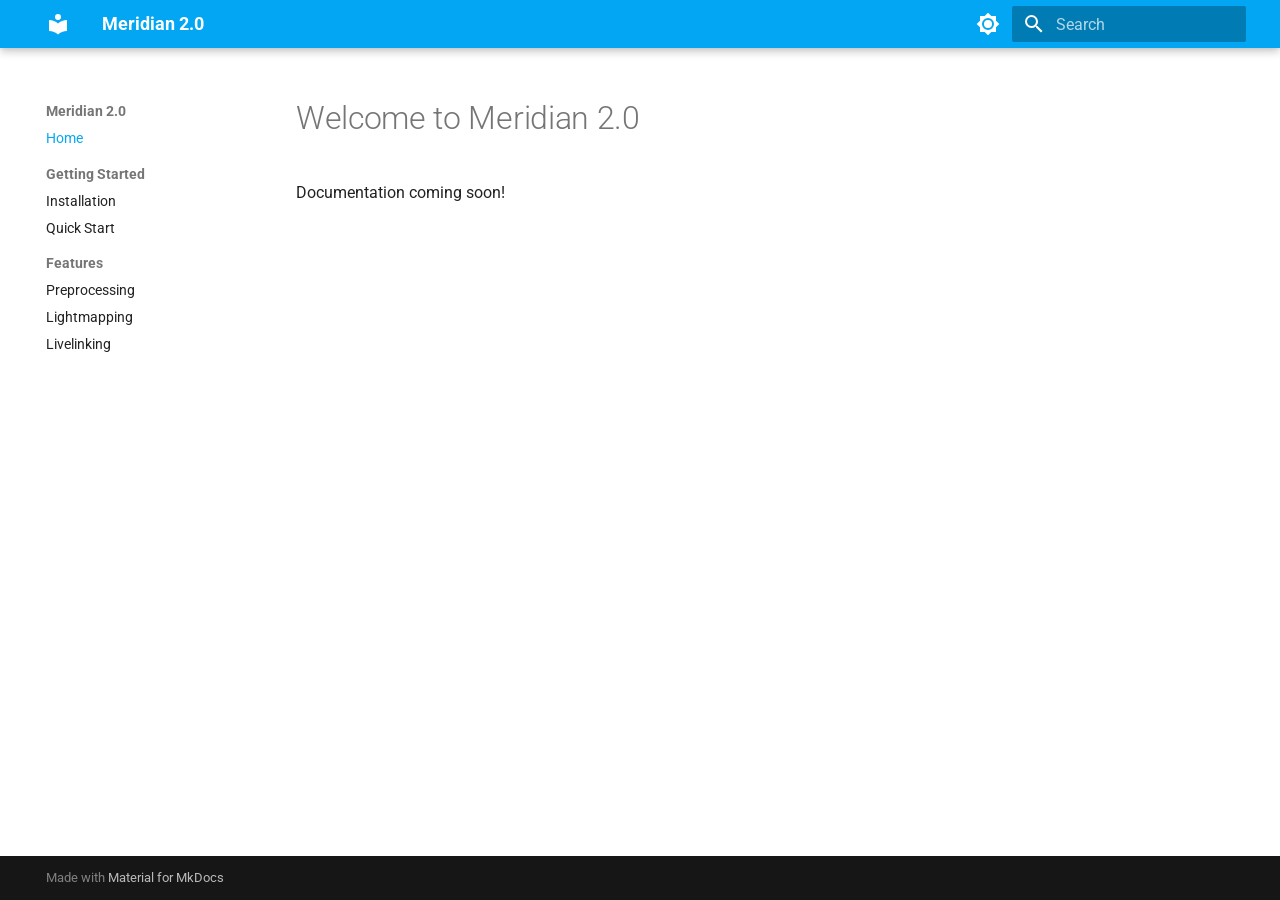
<file: docs/index.html>
<!doctype html>
<html lang="en" class="no-js">
  <head>
    
      <meta charset="utf-8">
      <meta name="viewport" content="width=device-width,initial-scale=1">
      
        <meta name="description" content="Official documentation for the Meridian Blender to Godot addon.">
      
      
        <meta name="author" content="Naxela">
      
      
      
      
        <link rel="next" href="getting-started/installation/">
      
      
        
      
      
      <link rel="icon" href="assets/images/favicon.png">
      <meta name="generator" content="mkdocs-1.6.1, mkdocs-material-9.7.6">
    
    
      
        <title>Meridian 2.0</title>
      
    
    
      <link rel="stylesheet" href="assets/stylesheets/main.484c7ddc.min.css">
      
        
        <link rel="stylesheet" href="assets/stylesheets/palette.ab4e12ef.min.css">
      
      


    
    
      
    
    
      
        
        
        <link rel="preconnect" href="https://fonts.gstatic.com" crossorigin>
        <link rel="stylesheet" href="https://fonts.googleapis.com/css?family=Roboto:300,300i,400,400i,700,700i%7CRoboto+Mono:400,400i,700,700i&display=fallback">
        <style>:root{--md-text-font:"Roboto";--md-code-font:"Roboto Mono"}</style>
      
    
    
    <script>__md_scope=new URL(".",location),__md_hash=e=>[...e].reduce(((e,_)=>(e<<5)-e+_.charCodeAt(0)),0),__md_get=(e,_=localStorage,t=__md_scope)=>JSON.parse(_.getItem(t.pathname+"."+e)),__md_set=(e,_,t=localStorage,a=__md_scope)=>{try{t.setItem(a.pathname+"."+e,JSON.stringify(_))}catch(e){}}</script>
    
      

    
    
  </head>
  
  
    
    
      
    
    
    
    
    <body dir="ltr" data-md-color-scheme="slate" data-md-color-primary="light-blue" data-md-color-accent="light-blue">
  
    
    <input class="md-toggle" data-md-toggle="drawer" type="checkbox" id="__drawer" autocomplete="off">
    <input class="md-toggle" data-md-toggle="search" type="checkbox" id="__search" autocomplete="off">
    <label class="md-overlay" for="__drawer"></label>
    <div data-md-component="skip">
      
        
        <a href="#welcome-to-meridian-20" class="md-skip">
          Skip to content
        </a>
      
    </div>
    <div data-md-component="announce">
      
    </div>
    
    
      

  

<header class="md-header md-header--shadow" data-md-component="header">
  <nav class="md-header__inner md-grid" aria-label="Header">
    <a href="." title="Meridian 2.0" class="md-header__button md-logo" aria-label="Meridian 2.0" data-md-component="logo">
      
  
  <svg xmlns="http://www.w3.org/2000/svg" viewBox="0 0 24 24"><path d="M12 8a3 3 0 0 0 3-3 3 3 0 0 0-3-3 3 3 0 0 0-3 3 3 3 0 0 0 3 3m0 3.54C9.64 9.35 6.5 8 3 8v11c3.5 0 6.64 1.35 9 3.54 2.36-2.19 5.5-3.54 9-3.54V8c-3.5 0-6.64 1.35-9 3.54"/></svg>

    </a>
    <label class="md-header__button md-icon" for="__drawer">
      
      <svg xmlns="http://www.w3.org/2000/svg" viewBox="0 0 24 24"><path d="M3 6h18v2H3zm0 5h18v2H3zm0 5h18v2H3z"/></svg>
    </label>
    <div class="md-header__title" data-md-component="header-title">
      <div class="md-header__ellipsis">
        <div class="md-header__topic">
          <span class="md-ellipsis">
            Meridian 2.0
          </span>
        </div>
        <div class="md-header__topic" data-md-component="header-topic">
          <span class="md-ellipsis">
            
              Home
            
          </span>
        </div>
      </div>
    </div>
    
      
        <form class="md-header__option" data-md-component="palette">
  
    
    
    
    <input class="md-option" data-md-color-media="(prefers-color-scheme: dark)" data-md-color-scheme="slate" data-md-color-primary="light-blue" data-md-color-accent="light-blue"  aria-label="Switch to light mode"  type="radio" name="__palette" id="__palette_0">
    
      <label class="md-header__button md-icon" title="Switch to light mode" for="__palette_1" hidden>
        <svg xmlns="http://www.w3.org/2000/svg" viewBox="0 0 24 24"><path d="M12 18c-.89 0-1.74-.2-2.5-.55C11.56 16.5 13 14.42 13 12s-1.44-4.5-3.5-5.45C10.26 6.2 11.11 6 12 6a6 6 0 0 1 6 6 6 6 0 0 1-6 6m8-9.31V4h-4.69L12 .69 8.69 4H4v4.69L.69 12 4 15.31V20h4.69L12 23.31 15.31 20H20v-4.69L23.31 12z"/></svg>
      </label>
    
  
    
    
    
    <input class="md-option" data-md-color-media="(prefers-color-scheme: light)" data-md-color-scheme="default" data-md-color-primary="light-blue" data-md-color-accent="light-blue"  aria-label="Switch to dark mode"  type="radio" name="__palette" id="__palette_1">
    
      <label class="md-header__button md-icon" title="Switch to dark mode" for="__palette_0" hidden>
        <svg xmlns="http://www.w3.org/2000/svg" viewBox="0 0 24 24"><path d="M12 8a4 4 0 0 0-4 4 4 4 0 0 0 4 4 4 4 0 0 0 4-4 4 4 0 0 0-4-4m0 10a6 6 0 0 1-6-6 6 6 0 0 1 6-6 6 6 0 0 1 6 6 6 6 0 0 1-6 6m8-9.31V4h-4.69L12 .69 8.69 4H4v4.69L.69 12 4 15.31V20h4.69L12 23.31 15.31 20H20v-4.69L23.31 12z"/></svg>
      </label>
    
  
</form>
      
    
    
      <script>var palette=__md_get("__palette");if(palette&&palette.color){if("(prefers-color-scheme)"===palette.color.media){var media=matchMedia("(prefers-color-scheme: light)"),input=document.querySelector(media.matches?"[data-md-color-media='(prefers-color-scheme: light)']":"[data-md-color-media='(prefers-color-scheme: dark)']");palette.color.media=input.getAttribute("data-md-color-media"),palette.color.scheme=input.getAttribute("data-md-color-scheme"),palette.color.primary=input.getAttribute("data-md-color-primary"),palette.color.accent=input.getAttribute("data-md-color-accent")}for(var[key,value]of Object.entries(palette.color))document.body.setAttribute("data-md-color-"+key,value)}</script>
    
    
    
      
      
        <label class="md-header__button md-icon" for="__search">
          
          <svg xmlns="http://www.w3.org/2000/svg" viewBox="0 0 24 24"><path d="M9.5 3A6.5 6.5 0 0 1 16 9.5c0 1.61-.59 3.09-1.56 4.23l.27.27h.79l5 5-1.5 1.5-5-5v-.79l-.27-.27A6.52 6.52 0 0 1 9.5 16 6.5 6.5 0 0 1 3 9.5 6.5 6.5 0 0 1 9.5 3m0 2C7 5 5 7 5 9.5S7 14 9.5 14 14 12 14 9.5 12 5 9.5 5"/></svg>
        </label>
        <div class="md-search" data-md-component="search" role="dialog">
  <label class="md-search__overlay" for="__search"></label>
  <div class="md-search__inner" role="search">
    <form class="md-search__form" name="search">
      <input type="text" class="md-search__input" name="query" aria-label="Search" placeholder="Search" autocapitalize="off" autocorrect="off" autocomplete="off" spellcheck="false" data-md-component="search-query" required>
      <label class="md-search__icon md-icon" for="__search">
        
        <svg xmlns="http://www.w3.org/2000/svg" viewBox="0 0 24 24"><path d="M9.5 3A6.5 6.5 0 0 1 16 9.5c0 1.61-.59 3.09-1.56 4.23l.27.27h.79l5 5-1.5 1.5-5-5v-.79l-.27-.27A6.52 6.52 0 0 1 9.5 16 6.5 6.5 0 0 1 3 9.5 6.5 6.5 0 0 1 9.5 3m0 2C7 5 5 7 5 9.5S7 14 9.5 14 14 12 14 9.5 12 5 9.5 5"/></svg>
        
        <svg xmlns="http://www.w3.org/2000/svg" viewBox="0 0 24 24"><path d="M20 11v2H8l5.5 5.5-1.42 1.42L4.16 12l7.92-7.92L13.5 5.5 8 11z"/></svg>
      </label>
      <nav class="md-search__options" aria-label="Search">
        
        <button type="reset" class="md-search__icon md-icon" title="Clear" aria-label="Clear" tabindex="-1">
          
          <svg xmlns="http://www.w3.org/2000/svg" viewBox="0 0 24 24"><path d="M19 6.41 17.59 5 12 10.59 6.41 5 5 6.41 10.59 12 5 17.59 6.41 19 12 13.41 17.59 19 19 17.59 13.41 12z"/></svg>
        </button>
      </nav>
      
        <div class="md-search__suggest" data-md-component="search-suggest"></div>
      
    </form>
    <div class="md-search__output">
      <div class="md-search__scrollwrap" tabindex="0" data-md-scrollfix>
        <div class="md-search-result" data-md-component="search-result">
          <div class="md-search-result__meta">
            Initializing search
          </div>
          <ol class="md-search-result__list" role="presentation"></ol>
        </div>
      </div>
    </div>
  </div>
</div>
      
    
    
  </nav>
  
</header>
    
    <div class="md-container" data-md-component="container">
      
      
        
          
        
      
      <main class="md-main" data-md-component="main">
        <div class="md-main__inner md-grid">
          
            
              
              <div class="md-sidebar md-sidebar--primary" data-md-component="sidebar" data-md-type="navigation" >
                <div class="md-sidebar__scrollwrap">
                  <div class="md-sidebar__inner">
                    



  

<nav class="md-nav md-nav--primary md-nav--integrated" aria-label="Navigation" data-md-level="0">
  <label class="md-nav__title" for="__drawer">
    <a href="." title="Meridian 2.0" class="md-nav__button md-logo" aria-label="Meridian 2.0" data-md-component="logo">
      
  
  <svg xmlns="http://www.w3.org/2000/svg" viewBox="0 0 24 24"><path d="M12 8a3 3 0 0 0 3-3 3 3 0 0 0-3-3 3 3 0 0 0-3 3 3 3 0 0 0 3 3m0 3.54C9.64 9.35 6.5 8 3 8v11c3.5 0 6.64 1.35 9 3.54 2.36-2.19 5.5-3.54 9-3.54V8c-3.5 0-6.64 1.35-9 3.54"/></svg>

    </a>
    Meridian 2.0
  </label>
  
  <ul class="md-nav__list" data-md-scrollfix>
    
      
      
  
  
    
  
  
  
    <li class="md-nav__item md-nav__item--active">
      
      <input class="md-nav__toggle md-toggle" type="checkbox" id="__toc">
      
      
        
      
      
      <a href="." class="md-nav__link md-nav__link--active">
        
  
  
  <span class="md-ellipsis">
    
  
    Home
  

    
  </span>
  
  

      </a>
      
    </li>
  

    
      
      
  
  
  
  
    
    
      
        
      
        
      
    
    
    
      
        
        
      
    
    
    <li class="md-nav__item md-nav__item--section md-nav__item--nested">
      
        
        
        <input class="md-nav__toggle md-toggle " type="checkbox" id="__nav_2" >
        
          
          <label class="md-nav__link" for="__nav_2" id="__nav_2_label" tabindex="">
            
  
  
  <span class="md-ellipsis">
    
  
    Getting Started
  

    
  </span>
  
  

            <span class="md-nav__icon md-icon"></span>
          </label>
        
        <nav class="md-nav" data-md-level="1" aria-labelledby="__nav_2_label" aria-expanded="false">
          <label class="md-nav__title" for="__nav_2">
            <span class="md-nav__icon md-icon"></span>
            
  
    Getting Started
  

          </label>
          <ul class="md-nav__list" data-md-scrollfix>
            
              
                
  
  
  
  
    <li class="md-nav__item">
      <a href="getting-started/installation/" class="md-nav__link">
        
  
  
  <span class="md-ellipsis">
    
  
    Installation
  

    
  </span>
  
  

      </a>
    </li>
  

              
            
              
                
  
  
  
  
    <li class="md-nav__item">
      <a href="getting-started/quick-start.md" class="md-nav__link">
        
  
  
  <span class="md-ellipsis">
    
  
    Quick Start
  

    
  </span>
  
  

      </a>
    </li>
  

              
            
          </ul>
        </nav>
      
    </li>
  

    
      
      
  
  
  
  
    
    
      
        
      
        
      
        
      
    
    
    
      
        
        
      
    
    
    <li class="md-nav__item md-nav__item--section md-nav__item--nested">
      
        
        
        <input class="md-nav__toggle md-toggle " type="checkbox" id="__nav_3" >
        
          
          <label class="md-nav__link" for="__nav_3" id="__nav_3_label" tabindex="">
            
  
  
  <span class="md-ellipsis">
    
  
    Features
  

    
  </span>
  
  

            <span class="md-nav__icon md-icon"></span>
          </label>
        
        <nav class="md-nav" data-md-level="1" aria-labelledby="__nav_3_label" aria-expanded="false">
          <label class="md-nav__title" for="__nav_3">
            <span class="md-nav__icon md-icon"></span>
            
  
    Features
  

          </label>
          <ul class="md-nav__list" data-md-scrollfix>
            
              
                
  
  
  
  
    <li class="md-nav__item">
      <a href="features/preprocessing.md" class="md-nav__link">
        
  
  
  <span class="md-ellipsis">
    
  
    Preprocessing
  

    
  </span>
  
  

      </a>
    </li>
  

              
            
              
                
  
  
  
  
    <li class="md-nav__item">
      <a href="features/lightmapping.md" class="md-nav__link">
        
  
  
  <span class="md-ellipsis">
    
  
    Lightmapping
  

    
  </span>
  
  

      </a>
    </li>
  

              
            
              
                
  
  
  
  
    <li class="md-nav__item">
      <a href="features/livelinking.md" class="md-nav__link">
        
  
  
  <span class="md-ellipsis">
    
  
    Livelinking
  

    
  </span>
  
  

      </a>
    </li>
  

              
            
          </ul>
        </nav>
      
    </li>
  

    
  </ul>
</nav>
                  </div>
                </div>
              </div>
            
            
          
          
            <div class="md-content" data-md-component="content">
              
              <article class="md-content__inner md-typeset">
                
                  



<h1 id="welcome-to-meridian-20">Welcome to Meridian 2.0</h1>
<p>Documentation coming soon!</p>












                
              </article>
            </div>
          
          
<script>var target=document.getElementById(location.hash.slice(1));target&&target.name&&(target.checked=target.name.startsWith("__tabbed_"))</script>
        </div>
        
          <button type="button" class="md-top md-icon" data-md-component="top" hidden>
  
  <svg xmlns="http://www.w3.org/2000/svg" viewBox="0 0 24 24"><path d="M13 20h-2V8l-5.5 5.5-1.42-1.42L12 4.16l7.92 7.92-1.42 1.42L13 8z"/></svg>
  Back to top
</button>
        
      </main>
      
        <footer class="md-footer">
  
  <div class="md-footer-meta md-typeset">
    <div class="md-footer-meta__inner md-grid">
      <div class="md-copyright">
  
  
    Made with
    <a href="https://squidfunk.github.io/mkdocs-material/" target="_blank" rel="noopener">
      Material for MkDocs
    </a>
  
</div>
      
    </div>
  </div>
</footer>
      
    </div>
    <div class="md-dialog" data-md-component="dialog">
      <div class="md-dialog__inner md-typeset"></div>
    </div>
    
    
    
      
      
      <script id="__config" type="application/json">{"annotate": null, "base": ".", "features": ["navigation.indexes", "navigation.sections", "navigation.top", "search.suggest", "search.highlight", "toc.integrate"], "search": "assets/javascripts/workers/search.2c215733.min.js", "tags": null, "translations": {"clipboard.copied": "Copied to clipboard", "clipboard.copy": "Copy to clipboard", "search.result.more.one": "1 more on this page", "search.result.more.other": "# more on this page", "search.result.none": "No matching documents", "search.result.one": "1 matching document", "search.result.other": "# matching documents", "search.result.placeholder": "Type to start searching", "search.result.term.missing": "Missing", "select.version": "Select version"}, "version": null}</script>
    
    
      <script src="assets/javascripts/bundle.79ae519e.min.js"></script>
      
    
  </body>
</html>
</file>
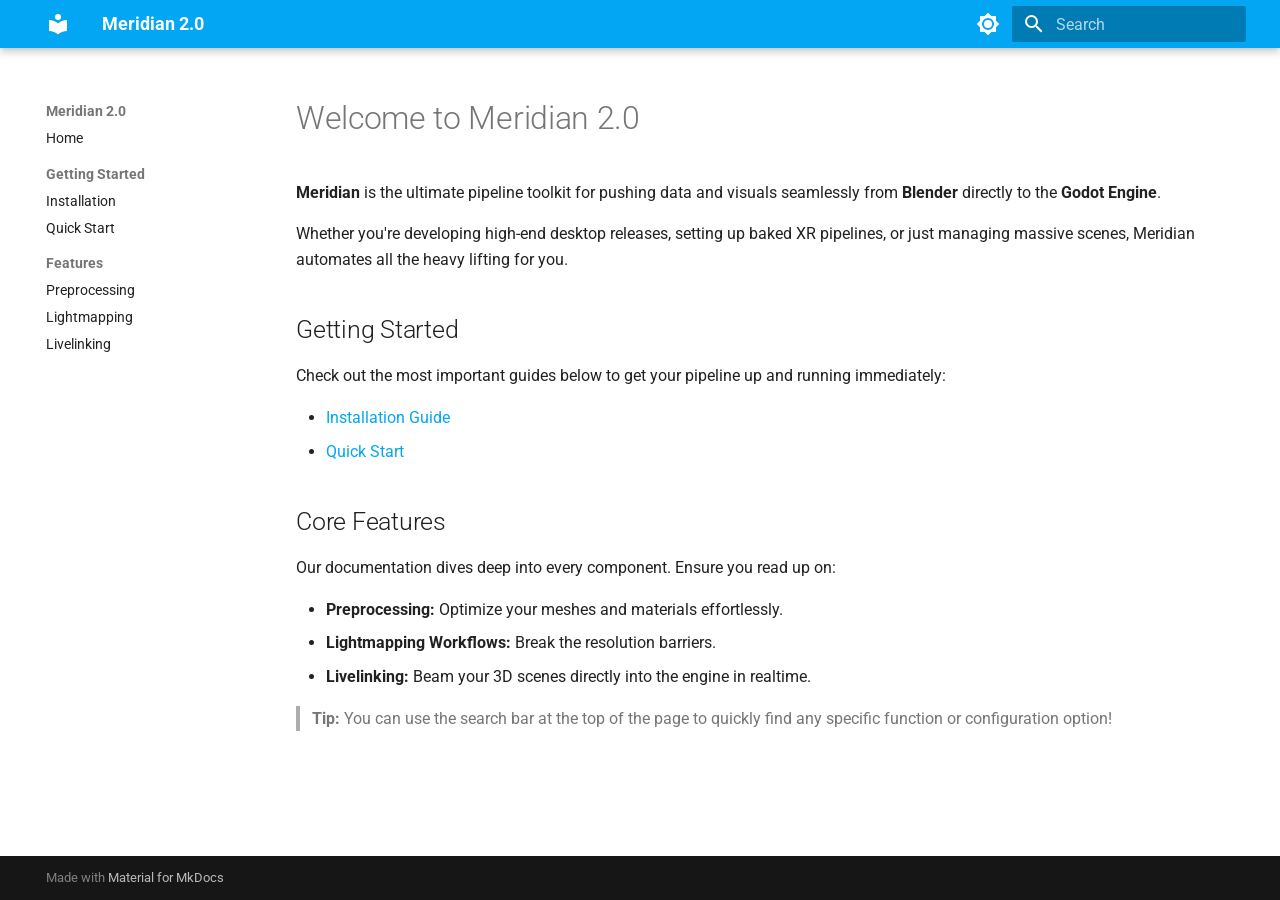
<file: docs/index copy/index.html>
<!doctype html>
<html lang="en" class="no-js">
  <head>
    
      <meta charset="utf-8">
      <meta name="viewport" content="width=device-width,initial-scale=1">
      
        <meta name="description" content="Official documentation for the Meridian Blender to Godot addon.">
      
      
        <meta name="author" content="Naxela">
      
      
      
      
      
        
      
      
      <link rel="icon" href="../assets/images/favicon.png">
      <meta name="generator" content="mkdocs-1.6.1, mkdocs-material-9.7.6">
    
    
      
        <title>Welcome to Meridian 2.0 - Meridian 2.0</title>
      
    
    
      <link rel="stylesheet" href="../assets/stylesheets/main.484c7ddc.min.css">
      
        
        <link rel="stylesheet" href="../assets/stylesheets/palette.ab4e12ef.min.css">
      
      


    
    
      
    
    
      
        
        
        <link rel="preconnect" href="https://fonts.gstatic.com" crossorigin>
        <link rel="stylesheet" href="https://fonts.googleapis.com/css?family=Roboto:300,300i,400,400i,700,700i%7CRoboto+Mono:400,400i,700,700i&display=fallback">
        <style>:root{--md-text-font:"Roboto";--md-code-font:"Roboto Mono"}</style>
      
    
    
    <script>__md_scope=new URL("..",location),__md_hash=e=>[...e].reduce(((e,_)=>(e<<5)-e+_.charCodeAt(0)),0),__md_get=(e,_=localStorage,t=__md_scope)=>JSON.parse(_.getItem(t.pathname+"."+e)),__md_set=(e,_,t=localStorage,a=__md_scope)=>{try{t.setItem(a.pathname+"."+e,JSON.stringify(_))}catch(e){}}</script>
    
      

    
    
  </head>
  
  
    
    
      
    
    
    
    
    <body dir="ltr" data-md-color-scheme="slate" data-md-color-primary="light-blue" data-md-color-accent="light-blue">
  
    
    <input class="md-toggle" data-md-toggle="drawer" type="checkbox" id="__drawer" autocomplete="off">
    <input class="md-toggle" data-md-toggle="search" type="checkbox" id="__search" autocomplete="off">
    <label class="md-overlay" for="__drawer"></label>
    <div data-md-component="skip">
      
        
        <a href="#welcome-to-meridian-20" class="md-skip">
          Skip to content
        </a>
      
    </div>
    <div data-md-component="announce">
      
    </div>
    
    
      

  

<header class="md-header md-header--shadow" data-md-component="header">
  <nav class="md-header__inner md-grid" aria-label="Header">
    <a href=".." title="Meridian 2.0" class="md-header__button md-logo" aria-label="Meridian 2.0" data-md-component="logo">
      
  
  <svg xmlns="http://www.w3.org/2000/svg" viewBox="0 0 24 24"><path d="M12 8a3 3 0 0 0 3-3 3 3 0 0 0-3-3 3 3 0 0 0-3 3 3 3 0 0 0 3 3m0 3.54C9.64 9.35 6.5 8 3 8v11c3.5 0 6.64 1.35 9 3.54 2.36-2.19 5.5-3.54 9-3.54V8c-3.5 0-6.64 1.35-9 3.54"/></svg>

    </a>
    <label class="md-header__button md-icon" for="__drawer">
      
      <svg xmlns="http://www.w3.org/2000/svg" viewBox="0 0 24 24"><path d="M3 6h18v2H3zm0 5h18v2H3zm0 5h18v2H3z"/></svg>
    </label>
    <div class="md-header__title" data-md-component="header-title">
      <div class="md-header__ellipsis">
        <div class="md-header__topic">
          <span class="md-ellipsis">
            Meridian 2.0
          </span>
        </div>
        <div class="md-header__topic" data-md-component="header-topic">
          <span class="md-ellipsis">
            
              Welcome to Meridian 2.0
            
          </span>
        </div>
      </div>
    </div>
    
      
        <form class="md-header__option" data-md-component="palette">
  
    
    
    
    <input class="md-option" data-md-color-media="(prefers-color-scheme: dark)" data-md-color-scheme="slate" data-md-color-primary="light-blue" data-md-color-accent="light-blue"  aria-label="Switch to light mode"  type="radio" name="__palette" id="__palette_0">
    
      <label class="md-header__button md-icon" title="Switch to light mode" for="__palette_1" hidden>
        <svg xmlns="http://www.w3.org/2000/svg" viewBox="0 0 24 24"><path d="M12 18c-.89 0-1.74-.2-2.5-.55C11.56 16.5 13 14.42 13 12s-1.44-4.5-3.5-5.45C10.26 6.2 11.11 6 12 6a6 6 0 0 1 6 6 6 6 0 0 1-6 6m8-9.31V4h-4.69L12 .69 8.69 4H4v4.69L.69 12 4 15.31V20h4.69L12 23.31 15.31 20H20v-4.69L23.31 12z"/></svg>
      </label>
    
  
    
    
    
    <input class="md-option" data-md-color-media="(prefers-color-scheme: light)" data-md-color-scheme="default" data-md-color-primary="light-blue" data-md-color-accent="light-blue"  aria-label="Switch to dark mode"  type="radio" name="__palette" id="__palette_1">
    
      <label class="md-header__button md-icon" title="Switch to dark mode" for="__palette_0" hidden>
        <svg xmlns="http://www.w3.org/2000/svg" viewBox="0 0 24 24"><path d="M12 8a4 4 0 0 0-4 4 4 4 0 0 0 4 4 4 4 0 0 0 4-4 4 4 0 0 0-4-4m0 10a6 6 0 0 1-6-6 6 6 0 0 1 6-6 6 6 0 0 1 6 6 6 6 0 0 1-6 6m8-9.31V4h-4.69L12 .69 8.69 4H4v4.69L.69 12 4 15.31V20h4.69L12 23.31 15.31 20H20v-4.69L23.31 12z"/></svg>
      </label>
    
  
</form>
      
    
    
      <script>var palette=__md_get("__palette");if(palette&&palette.color){if("(prefers-color-scheme)"===palette.color.media){var media=matchMedia("(prefers-color-scheme: light)"),input=document.querySelector(media.matches?"[data-md-color-media='(prefers-color-scheme: light)']":"[data-md-color-media='(prefers-color-scheme: dark)']");palette.color.media=input.getAttribute("data-md-color-media"),palette.color.scheme=input.getAttribute("data-md-color-scheme"),palette.color.primary=input.getAttribute("data-md-color-primary"),palette.color.accent=input.getAttribute("data-md-color-accent")}for(var[key,value]of Object.entries(palette.color))document.body.setAttribute("data-md-color-"+key,value)}</script>
    
    
    
      
      
        <label class="md-header__button md-icon" for="__search">
          
          <svg xmlns="http://www.w3.org/2000/svg" viewBox="0 0 24 24"><path d="M9.5 3A6.5 6.5 0 0 1 16 9.5c0 1.61-.59 3.09-1.56 4.23l.27.27h.79l5 5-1.5 1.5-5-5v-.79l-.27-.27A6.52 6.52 0 0 1 9.5 16 6.5 6.5 0 0 1 3 9.5 6.5 6.5 0 0 1 9.5 3m0 2C7 5 5 7 5 9.5S7 14 9.5 14 14 12 14 9.5 12 5 9.5 5"/></svg>
        </label>
        <div class="md-search" data-md-component="search" role="dialog">
  <label class="md-search__overlay" for="__search"></label>
  <div class="md-search__inner" role="search">
    <form class="md-search__form" name="search">
      <input type="text" class="md-search__input" name="query" aria-label="Search" placeholder="Search" autocapitalize="off" autocorrect="off" autocomplete="off" spellcheck="false" data-md-component="search-query" required>
      <label class="md-search__icon md-icon" for="__search">
        
        <svg xmlns="http://www.w3.org/2000/svg" viewBox="0 0 24 24"><path d="M9.5 3A6.5 6.5 0 0 1 16 9.5c0 1.61-.59 3.09-1.56 4.23l.27.27h.79l5 5-1.5 1.5-5-5v-.79l-.27-.27A6.52 6.52 0 0 1 9.5 16 6.5 6.5 0 0 1 3 9.5 6.5 6.5 0 0 1 9.5 3m0 2C7 5 5 7 5 9.5S7 14 9.5 14 14 12 14 9.5 12 5 9.5 5"/></svg>
        
        <svg xmlns="http://www.w3.org/2000/svg" viewBox="0 0 24 24"><path d="M20 11v2H8l5.5 5.5-1.42 1.42L4.16 12l7.92-7.92L13.5 5.5 8 11z"/></svg>
      </label>
      <nav class="md-search__options" aria-label="Search">
        
        <button type="reset" class="md-search__icon md-icon" title="Clear" aria-label="Clear" tabindex="-1">
          
          <svg xmlns="http://www.w3.org/2000/svg" viewBox="0 0 24 24"><path d="M19 6.41 17.59 5 12 10.59 6.41 5 5 6.41 10.59 12 5 17.59 6.41 19 12 13.41 17.59 19 19 17.59 13.41 12z"/></svg>
        </button>
      </nav>
      
        <div class="md-search__suggest" data-md-component="search-suggest"></div>
      
    </form>
    <div class="md-search__output">
      <div class="md-search__scrollwrap" tabindex="0" data-md-scrollfix>
        <div class="md-search-result" data-md-component="search-result">
          <div class="md-search-result__meta">
            Initializing search
          </div>
          <ol class="md-search-result__list" role="presentation"></ol>
        </div>
      </div>
    </div>
  </div>
</div>
      
    
    
  </nav>
  
</header>
    
    <div class="md-container" data-md-component="container">
      
      
        
          
        
      
      <main class="md-main" data-md-component="main">
        <div class="md-main__inner md-grid">
          
            
              
              <div class="md-sidebar md-sidebar--primary" data-md-component="sidebar" data-md-type="navigation" >
                <div class="md-sidebar__scrollwrap">
                  <div class="md-sidebar__inner">
                    



  

<nav class="md-nav md-nav--primary md-nav--integrated" aria-label="Navigation" data-md-level="0">
  <label class="md-nav__title" for="__drawer">
    <a href=".." title="Meridian 2.0" class="md-nav__button md-logo" aria-label="Meridian 2.0" data-md-component="logo">
      
  
  <svg xmlns="http://www.w3.org/2000/svg" viewBox="0 0 24 24"><path d="M12 8a3 3 0 0 0 3-3 3 3 0 0 0-3-3 3 3 0 0 0-3 3 3 3 0 0 0 3 3m0 3.54C9.64 9.35 6.5 8 3 8v11c3.5 0 6.64 1.35 9 3.54 2.36-2.19 5.5-3.54 9-3.54V8c-3.5 0-6.64 1.35-9 3.54"/></svg>

    </a>
    Meridian 2.0
  </label>
  
  <ul class="md-nav__list" data-md-scrollfix>
    
      
      
  
  
  
  
    <li class="md-nav__item">
      <a href=".." class="md-nav__link">
        
  
  
  <span class="md-ellipsis">
    
  
    Home
  

    
  </span>
  
  

      </a>
    </li>
  

    
      
      
  
  
  
  
    
    
      
        
      
        
      
    
    
    
      
        
        
      
    
    
    <li class="md-nav__item md-nav__item--section md-nav__item--nested">
      
        
        
        <input class="md-nav__toggle md-toggle " type="checkbox" id="__nav_2" >
        
          
          <label class="md-nav__link" for="__nav_2" id="__nav_2_label" tabindex="">
            
  
  
  <span class="md-ellipsis">
    
  
    Getting Started
  

    
  </span>
  
  

            <span class="md-nav__icon md-icon"></span>
          </label>
        
        <nav class="md-nav" data-md-level="1" aria-labelledby="__nav_2_label" aria-expanded="false">
          <label class="md-nav__title" for="__nav_2">
            <span class="md-nav__icon md-icon"></span>
            
  
    Getting Started
  

          </label>
          <ul class="md-nav__list" data-md-scrollfix>
            
              
                
  
  
  
  
    <li class="md-nav__item">
      <a href="../getting-started/installation/" class="md-nav__link">
        
  
  
  <span class="md-ellipsis">
    
  
    Installation
  

    
  </span>
  
  

      </a>
    </li>
  

              
            
              
                
  
  
  
  
    <li class="md-nav__item">
      <a href="../getting-started/quick-start.md" class="md-nav__link">
        
  
  
  <span class="md-ellipsis">
    
  
    Quick Start
  

    
  </span>
  
  

      </a>
    </li>
  

              
            
          </ul>
        </nav>
      
    </li>
  

    
      
      
  
  
  
  
    
    
      
        
      
        
      
        
      
    
    
    
      
        
        
      
    
    
    <li class="md-nav__item md-nav__item--section md-nav__item--nested">
      
        
        
        <input class="md-nav__toggle md-toggle " type="checkbox" id="__nav_3" >
        
          
          <label class="md-nav__link" for="__nav_3" id="__nav_3_label" tabindex="">
            
  
  
  <span class="md-ellipsis">
    
  
    Features
  

    
  </span>
  
  

            <span class="md-nav__icon md-icon"></span>
          </label>
        
        <nav class="md-nav" data-md-level="1" aria-labelledby="__nav_3_label" aria-expanded="false">
          <label class="md-nav__title" for="__nav_3">
            <span class="md-nav__icon md-icon"></span>
            
  
    Features
  

          </label>
          <ul class="md-nav__list" data-md-scrollfix>
            
              
                
  
  
  
  
    <li class="md-nav__item">
      <a href="../features/preprocessing.md" class="md-nav__link">
        
  
  
  <span class="md-ellipsis">
    
  
    Preprocessing
  

    
  </span>
  
  

      </a>
    </li>
  

              
            
              
                
  
  
  
  
    <li class="md-nav__item">
      <a href="../features/lightmapping.md" class="md-nav__link">
        
  
  
  <span class="md-ellipsis">
    
  
    Lightmapping
  

    
  </span>
  
  

      </a>
    </li>
  

              
            
              
                
  
  
  
  
    <li class="md-nav__item">
      <a href="../features/livelinking.md" class="md-nav__link">
        
  
  
  <span class="md-ellipsis">
    
  
    Livelinking
  

    
  </span>
  
  

      </a>
    </li>
  

              
            
          </ul>
        </nav>
      
    </li>
  

    
  </ul>
</nav>
                  </div>
                </div>
              </div>
            
            
          
          
            <div class="md-content" data-md-component="content">
              
              <article class="md-content__inner md-typeset">
                
                  



<h1 id="welcome-to-meridian-20">Welcome to Meridian 2.0</h1>
<p><strong>Meridian</strong> is the ultimate pipeline toolkit for pushing data and visuals seamlessly from <strong>Blender</strong> directly to the <strong>Godot Engine</strong>. </p>
<p>Whether you're developing high-end desktop releases, setting up baked XR pipelines, or just managing massive scenes, Meridian automates all the heavy lifting for you.</p>
<h2 id="getting-started">Getting Started</h2>
<p>Check out the most important guides below to get your pipeline up and running immediately:</p>
<ul>
<li><a href="../getting-started/installation/">Installation Guide</a></li>
<li><a href="getting-started/quick-start.md">Quick Start</a></li>
</ul>
<h2 id="core-features">Core Features</h2>
<p>Our documentation dives deep into every component. Ensure you read up on:</p>
<ul>
<li><strong>Preprocessing:</strong> Optimize your meshes and materials effortlessly.</li>
<li><strong>Lightmapping Workflows:</strong> Break the resolution barriers.</li>
<li><strong>Livelinking:</strong> Beam your 3D scenes directly into the engine in realtime.</li>
</ul>
<blockquote>
<p><strong>Tip:</strong> You can use the search bar at the top of the page to quickly find any specific function or configuration option!</p>
</blockquote>












                
              </article>
            </div>
          
          
<script>var target=document.getElementById(location.hash.slice(1));target&&target.name&&(target.checked=target.name.startsWith("__tabbed_"))</script>
        </div>
        
          <button type="button" class="md-top md-icon" data-md-component="top" hidden>
  
  <svg xmlns="http://www.w3.org/2000/svg" viewBox="0 0 24 24"><path d="M13 20h-2V8l-5.5 5.5-1.42-1.42L12 4.16l7.92 7.92-1.42 1.42L13 8z"/></svg>
  Back to top
</button>
        
      </main>
      
        <footer class="md-footer">
  
  <div class="md-footer-meta md-typeset">
    <div class="md-footer-meta__inner md-grid">
      <div class="md-copyright">
  
  
    Made with
    <a href="https://squidfunk.github.io/mkdocs-material/" target="_blank" rel="noopener">
      Material for MkDocs
    </a>
  
</div>
      
    </div>
  </div>
</footer>
      
    </div>
    <div class="md-dialog" data-md-component="dialog">
      <div class="md-dialog__inner md-typeset"></div>
    </div>
    
    
    
      
      
      <script id="__config" type="application/json">{"annotate": null, "base": "..", "features": ["navigation.indexes", "navigation.sections", "navigation.top", "search.suggest", "search.highlight", "toc.integrate"], "search": "../assets/javascripts/workers/search.2c215733.min.js", "tags": null, "translations": {"clipboard.copied": "Copied to clipboard", "clipboard.copy": "Copy to clipboard", "search.result.more.one": "1 more on this page", "search.result.more.other": "# more on this page", "search.result.none": "No matching documents", "search.result.one": "1 matching document", "search.result.other": "# matching documents", "search.result.placeholder": "Type to start searching", "search.result.term.missing": "Missing", "select.version": "Select version"}, "version": null}</script>
    
    
      <script src="../assets/javascripts/bundle.79ae519e.min.js"></script>
      
    
  </body>
</html>
</file>
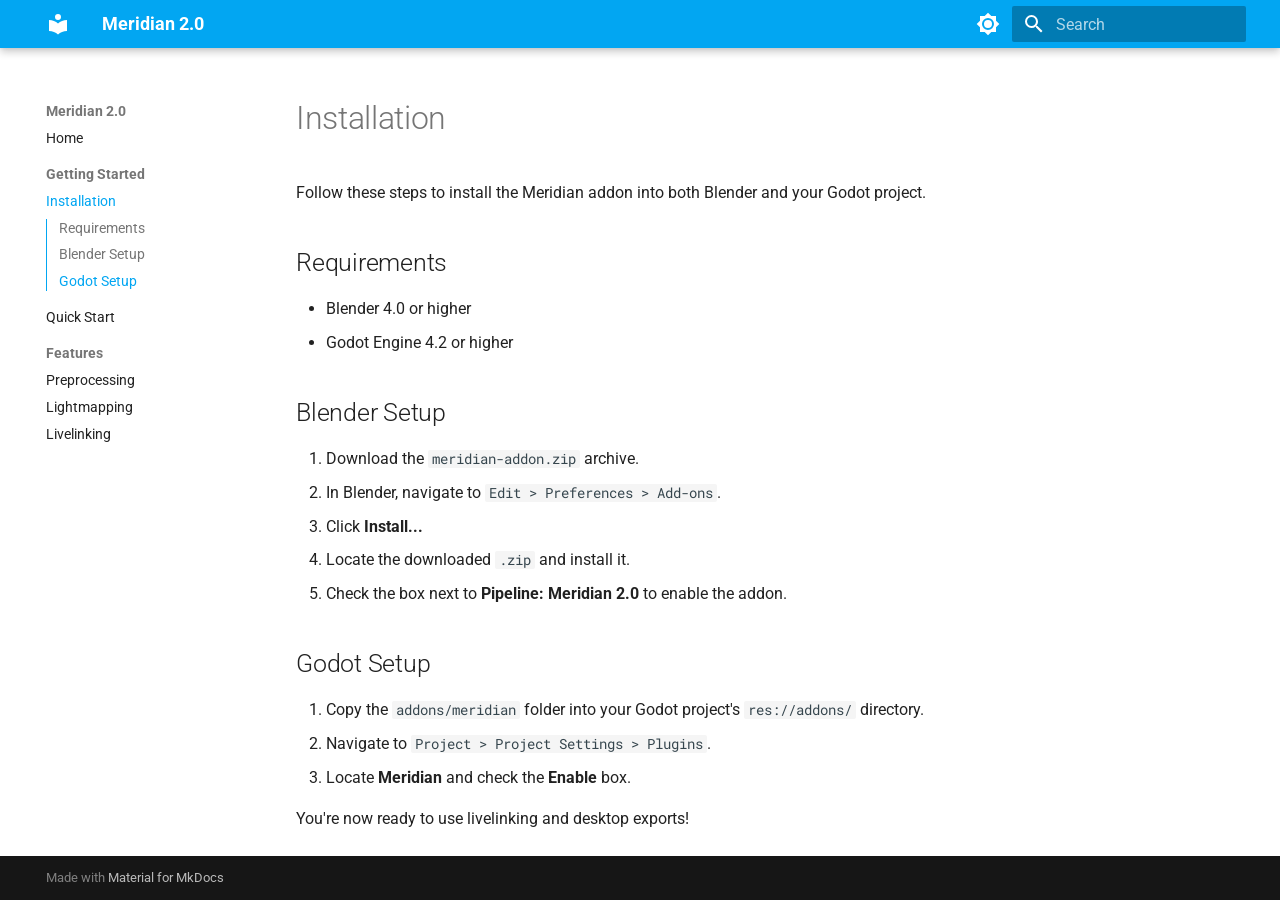
<file: docs/getting-started/installation/index.html>
<!doctype html>
<html lang="en" class="no-js">
  <head>
    
      <meta charset="utf-8">
      <meta name="viewport" content="width=device-width,initial-scale=1">
      
        <meta name="description" content="Official documentation for the Meridian Blender to Godot addon.">
      
      
        <meta name="author" content="Naxela">
      
      
      
        <link rel="prev" href="../..">
      
      
      
        
      
      
      <link rel="icon" href="../../assets/images/favicon.png">
      <meta name="generator" content="mkdocs-1.6.1, mkdocs-material-9.7.6">
    
    
      
        <title>Installation - Meridian 2.0</title>
      
    
    
      <link rel="stylesheet" href="../../assets/stylesheets/main.484c7ddc.min.css">
      
        
        <link rel="stylesheet" href="../../assets/stylesheets/palette.ab4e12ef.min.css">
      
      


    
    
      
    
    
      
        
        
        <link rel="preconnect" href="https://fonts.gstatic.com" crossorigin>
        <link rel="stylesheet" href="https://fonts.googleapis.com/css?family=Roboto:300,300i,400,400i,700,700i%7CRoboto+Mono:400,400i,700,700i&display=fallback">
        <style>:root{--md-text-font:"Roboto";--md-code-font:"Roboto Mono"}</style>
      
    
    
    <script>__md_scope=new URL("../..",location),__md_hash=e=>[...e].reduce(((e,_)=>(e<<5)-e+_.charCodeAt(0)),0),__md_get=(e,_=localStorage,t=__md_scope)=>JSON.parse(_.getItem(t.pathname+"."+e)),__md_set=(e,_,t=localStorage,a=__md_scope)=>{try{t.setItem(a.pathname+"."+e,JSON.stringify(_))}catch(e){}}</script>
    
      

    
    
  </head>
  
  
    
    
      
    
    
    
    
    <body dir="ltr" data-md-color-scheme="slate" data-md-color-primary="light-blue" data-md-color-accent="light-blue">
  
    
    <input class="md-toggle" data-md-toggle="drawer" type="checkbox" id="__drawer" autocomplete="off">
    <input class="md-toggle" data-md-toggle="search" type="checkbox" id="__search" autocomplete="off">
    <label class="md-overlay" for="__drawer"></label>
    <div data-md-component="skip">
      
        
        <a href="#installation" class="md-skip">
          Skip to content
        </a>
      
    </div>
    <div data-md-component="announce">
      
    </div>
    
    
      

  

<header class="md-header md-header--shadow" data-md-component="header">
  <nav class="md-header__inner md-grid" aria-label="Header">
    <a href="../.." title="Meridian 2.0" class="md-header__button md-logo" aria-label="Meridian 2.0" data-md-component="logo">
      
  
  <svg xmlns="http://www.w3.org/2000/svg" viewBox="0 0 24 24"><path d="M12 8a3 3 0 0 0 3-3 3 3 0 0 0-3-3 3 3 0 0 0-3 3 3 3 0 0 0 3 3m0 3.54C9.64 9.35 6.5 8 3 8v11c3.5 0 6.64 1.35 9 3.54 2.36-2.19 5.5-3.54 9-3.54V8c-3.5 0-6.64 1.35-9 3.54"/></svg>

    </a>
    <label class="md-header__button md-icon" for="__drawer">
      
      <svg xmlns="http://www.w3.org/2000/svg" viewBox="0 0 24 24"><path d="M3 6h18v2H3zm0 5h18v2H3zm0 5h18v2H3z"/></svg>
    </label>
    <div class="md-header__title" data-md-component="header-title">
      <div class="md-header__ellipsis">
        <div class="md-header__topic">
          <span class="md-ellipsis">
            Meridian 2.0
          </span>
        </div>
        <div class="md-header__topic" data-md-component="header-topic">
          <span class="md-ellipsis">
            
              Installation
            
          </span>
        </div>
      </div>
    </div>
    
      
        <form class="md-header__option" data-md-component="palette">
  
    
    
    
    <input class="md-option" data-md-color-media="(prefers-color-scheme: dark)" data-md-color-scheme="slate" data-md-color-primary="light-blue" data-md-color-accent="light-blue"  aria-label="Switch to light mode"  type="radio" name="__palette" id="__palette_0">
    
      <label class="md-header__button md-icon" title="Switch to light mode" for="__palette_1" hidden>
        <svg xmlns="http://www.w3.org/2000/svg" viewBox="0 0 24 24"><path d="M12 18c-.89 0-1.74-.2-2.5-.55C11.56 16.5 13 14.42 13 12s-1.44-4.5-3.5-5.45C10.26 6.2 11.11 6 12 6a6 6 0 0 1 6 6 6 6 0 0 1-6 6m8-9.31V4h-4.69L12 .69 8.69 4H4v4.69L.69 12 4 15.31V20h4.69L12 23.31 15.31 20H20v-4.69L23.31 12z"/></svg>
      </label>
    
  
    
    
    
    <input class="md-option" data-md-color-media="(prefers-color-scheme: light)" data-md-color-scheme="default" data-md-color-primary="light-blue" data-md-color-accent="light-blue"  aria-label="Switch to dark mode"  type="radio" name="__palette" id="__palette_1">
    
      <label class="md-header__button md-icon" title="Switch to dark mode" for="__palette_0" hidden>
        <svg xmlns="http://www.w3.org/2000/svg" viewBox="0 0 24 24"><path d="M12 8a4 4 0 0 0-4 4 4 4 0 0 0 4 4 4 4 0 0 0 4-4 4 4 0 0 0-4-4m0 10a6 6 0 0 1-6-6 6 6 0 0 1 6-6 6 6 0 0 1 6 6 6 6 0 0 1-6 6m8-9.31V4h-4.69L12 .69 8.69 4H4v4.69L.69 12 4 15.31V20h4.69L12 23.31 15.31 20H20v-4.69L23.31 12z"/></svg>
      </label>
    
  
</form>
      
    
    
      <script>var palette=__md_get("__palette");if(palette&&palette.color){if("(prefers-color-scheme)"===palette.color.media){var media=matchMedia("(prefers-color-scheme: light)"),input=document.querySelector(media.matches?"[data-md-color-media='(prefers-color-scheme: light)']":"[data-md-color-media='(prefers-color-scheme: dark)']");palette.color.media=input.getAttribute("data-md-color-media"),palette.color.scheme=input.getAttribute("data-md-color-scheme"),palette.color.primary=input.getAttribute("data-md-color-primary"),palette.color.accent=input.getAttribute("data-md-color-accent")}for(var[key,value]of Object.entries(palette.color))document.body.setAttribute("data-md-color-"+key,value)}</script>
    
    
    
      
      
        <label class="md-header__button md-icon" for="__search">
          
          <svg xmlns="http://www.w3.org/2000/svg" viewBox="0 0 24 24"><path d="M9.5 3A6.5 6.5 0 0 1 16 9.5c0 1.61-.59 3.09-1.56 4.23l.27.27h.79l5 5-1.5 1.5-5-5v-.79l-.27-.27A6.52 6.52 0 0 1 9.5 16 6.5 6.5 0 0 1 3 9.5 6.5 6.5 0 0 1 9.5 3m0 2C7 5 5 7 5 9.5S7 14 9.5 14 14 12 14 9.5 12 5 9.5 5"/></svg>
        </label>
        <div class="md-search" data-md-component="search" role="dialog">
  <label class="md-search__overlay" for="__search"></label>
  <div class="md-search__inner" role="search">
    <form class="md-search__form" name="search">
      <input type="text" class="md-search__input" name="query" aria-label="Search" placeholder="Search" autocapitalize="off" autocorrect="off" autocomplete="off" spellcheck="false" data-md-component="search-query" required>
      <label class="md-search__icon md-icon" for="__search">
        
        <svg xmlns="http://www.w3.org/2000/svg" viewBox="0 0 24 24"><path d="M9.5 3A6.5 6.5 0 0 1 16 9.5c0 1.61-.59 3.09-1.56 4.23l.27.27h.79l5 5-1.5 1.5-5-5v-.79l-.27-.27A6.52 6.52 0 0 1 9.5 16 6.5 6.5 0 0 1 3 9.5 6.5 6.5 0 0 1 9.5 3m0 2C7 5 5 7 5 9.5S7 14 9.5 14 14 12 14 9.5 12 5 9.5 5"/></svg>
        
        <svg xmlns="http://www.w3.org/2000/svg" viewBox="0 0 24 24"><path d="M20 11v2H8l5.5 5.5-1.42 1.42L4.16 12l7.92-7.92L13.5 5.5 8 11z"/></svg>
      </label>
      <nav class="md-search__options" aria-label="Search">
        
        <button type="reset" class="md-search__icon md-icon" title="Clear" aria-label="Clear" tabindex="-1">
          
          <svg xmlns="http://www.w3.org/2000/svg" viewBox="0 0 24 24"><path d="M19 6.41 17.59 5 12 10.59 6.41 5 5 6.41 10.59 12 5 17.59 6.41 19 12 13.41 17.59 19 19 17.59 13.41 12z"/></svg>
        </button>
      </nav>
      
        <div class="md-search__suggest" data-md-component="search-suggest"></div>
      
    </form>
    <div class="md-search__output">
      <div class="md-search__scrollwrap" tabindex="0" data-md-scrollfix>
        <div class="md-search-result" data-md-component="search-result">
          <div class="md-search-result__meta">
            Initializing search
          </div>
          <ol class="md-search-result__list" role="presentation"></ol>
        </div>
      </div>
    </div>
  </div>
</div>
      
    
    
  </nav>
  
</header>
    
    <div class="md-container" data-md-component="container">
      
      
        
          
        
      
      <main class="md-main" data-md-component="main">
        <div class="md-main__inner md-grid">
          
            
              
              <div class="md-sidebar md-sidebar--primary" data-md-component="sidebar" data-md-type="navigation" >
                <div class="md-sidebar__scrollwrap">
                  <div class="md-sidebar__inner">
                    



  

<nav class="md-nav md-nav--primary md-nav--integrated" aria-label="Navigation" data-md-level="0">
  <label class="md-nav__title" for="__drawer">
    <a href="../.." title="Meridian 2.0" class="md-nav__button md-logo" aria-label="Meridian 2.0" data-md-component="logo">
      
  
  <svg xmlns="http://www.w3.org/2000/svg" viewBox="0 0 24 24"><path d="M12 8a3 3 0 0 0 3-3 3 3 0 0 0-3-3 3 3 0 0 0-3 3 3 3 0 0 0 3 3m0 3.54C9.64 9.35 6.5 8 3 8v11c3.5 0 6.64 1.35 9 3.54 2.36-2.19 5.5-3.54 9-3.54V8c-3.5 0-6.64 1.35-9 3.54"/></svg>

    </a>
    Meridian 2.0
  </label>
  
  <ul class="md-nav__list" data-md-scrollfix>
    
      
      
  
  
  
  
    <li class="md-nav__item">
      <a href="../.." class="md-nav__link">
        
  
  
  <span class="md-ellipsis">
    
  
    Home
  

    
  </span>
  
  

      </a>
    </li>
  

    
      
      
  
  
    
  
  
  
    
    
      
        
      
        
      
    
    
    
      
        
        
      
    
    
    <li class="md-nav__item md-nav__item--active md-nav__item--section md-nav__item--nested">
      
        
        
        <input class="md-nav__toggle md-toggle " type="checkbox" id="__nav_2" checked>
        
          
          <label class="md-nav__link" for="__nav_2" id="__nav_2_label" tabindex="">
            
  
  
  <span class="md-ellipsis">
    
  
    Getting Started
  

    
  </span>
  
  

            <span class="md-nav__icon md-icon"></span>
          </label>
        
        <nav class="md-nav" data-md-level="1" aria-labelledby="__nav_2_label" aria-expanded="true">
          <label class="md-nav__title" for="__nav_2">
            <span class="md-nav__icon md-icon"></span>
            
  
    Getting Started
  

          </label>
          <ul class="md-nav__list" data-md-scrollfix>
            
              
                
  
  
    
  
  
  
    <li class="md-nav__item md-nav__item--active">
      
      <input class="md-nav__toggle md-toggle" type="checkbox" id="__toc">
      
      
        
      
      
        <label class="md-nav__link md-nav__link--active" for="__toc">
          
  
  
  <span class="md-ellipsis">
    
  
    Installation
  

    
  </span>
  
  

          <span class="md-nav__icon md-icon"></span>
        </label>
      
      <a href="./" class="md-nav__link md-nav__link--active">
        
  
  
  <span class="md-ellipsis">
    
  
    Installation
  

    
  </span>
  
  

      </a>
      
        

<nav class="md-nav md-nav--secondary" aria-label="Table of contents">
  
  
  
    
  
  
    <label class="md-nav__title" for="__toc">
      <span class="md-nav__icon md-icon"></span>
      Table of contents
    </label>
    <ul class="md-nav__list" data-md-component="toc" data-md-scrollfix>
      
        <li class="md-nav__item">
  <a href="#requirements" class="md-nav__link">
    <span class="md-ellipsis">
      
        Requirements
      
    </span>
  </a>
  
</li>
      
        <li class="md-nav__item">
  <a href="#blender-setup" class="md-nav__link">
    <span class="md-ellipsis">
      
        Blender Setup
      
    </span>
  </a>
  
</li>
      
        <li class="md-nav__item">
  <a href="#godot-setup" class="md-nav__link">
    <span class="md-ellipsis">
      
        Godot Setup
      
    </span>
  </a>
  
</li>
      
    </ul>
  
</nav>
      
    </li>
  

              
            
              
                
  
  
  
  
    <li class="md-nav__item">
      <a href="../quick-start.md" class="md-nav__link">
        
  
  
  <span class="md-ellipsis">
    
  
    Quick Start
  

    
  </span>
  
  

      </a>
    </li>
  

              
            
          </ul>
        </nav>
      
    </li>
  

    
      
      
  
  
  
  
    
    
      
        
      
        
      
        
      
    
    
    
      
        
        
      
    
    
    <li class="md-nav__item md-nav__item--section md-nav__item--nested">
      
        
        
        <input class="md-nav__toggle md-toggle " type="checkbox" id="__nav_3" >
        
          
          <label class="md-nav__link" for="__nav_3" id="__nav_3_label" tabindex="">
            
  
  
  <span class="md-ellipsis">
    
  
    Features
  

    
  </span>
  
  

            <span class="md-nav__icon md-icon"></span>
          </label>
        
        <nav class="md-nav" data-md-level="1" aria-labelledby="__nav_3_label" aria-expanded="false">
          <label class="md-nav__title" for="__nav_3">
            <span class="md-nav__icon md-icon"></span>
            
  
    Features
  

          </label>
          <ul class="md-nav__list" data-md-scrollfix>
            
              
                
  
  
  
  
    <li class="md-nav__item">
      <a href="../../features/preprocessing.md" class="md-nav__link">
        
  
  
  <span class="md-ellipsis">
    
  
    Preprocessing
  

    
  </span>
  
  

      </a>
    </li>
  

              
            
              
                
  
  
  
  
    <li class="md-nav__item">
      <a href="../../features/lightmapping.md" class="md-nav__link">
        
  
  
  <span class="md-ellipsis">
    
  
    Lightmapping
  

    
  </span>
  
  

      </a>
    </li>
  

              
            
              
                
  
  
  
  
    <li class="md-nav__item">
      <a href="../../features/livelinking.md" class="md-nav__link">
        
  
  
  <span class="md-ellipsis">
    
  
    Livelinking
  

    
  </span>
  
  

      </a>
    </li>
  

              
            
          </ul>
        </nav>
      
    </li>
  

    
  </ul>
</nav>
                  </div>
                </div>
              </div>
            
            
          
          
            <div class="md-content" data-md-component="content">
              
              <article class="md-content__inner md-typeset">
                
                  



<h1 id="installation">Installation</h1>
<p>Follow these steps to install the Meridian addon into both Blender and your Godot project.</p>
<h2 id="requirements">Requirements</h2>
<ul>
<li>Blender 4.0 or higher</li>
<li>Godot Engine 4.2 or higher</li>
</ul>
<h2 id="blender-setup">Blender Setup</h2>
<ol>
<li>Download the <code>meridian-addon.zip</code> archive.</li>
<li>In Blender, navigate to <code>Edit &gt; Preferences &gt; Add-ons</code>.</li>
<li>Click <strong>Install...</strong></li>
<li>Locate the downloaded <code>.zip</code> and install it.</li>
<li>Check the box next to <strong>Pipeline: Meridian 2.0</strong> to enable the addon.</li>
</ol>
<h2 id="godot-setup">Godot Setup</h2>
<ol>
<li>Copy the <code>addons/meridian</code> folder into your Godot project's <code>res://addons/</code> directory.</li>
<li>Navigate to <code>Project &gt; Project Settings &gt; Plugins</code>.</li>
<li>Locate <strong>Meridian</strong> and check the <strong>Enable</strong> box.</li>
</ol>
<p>You're now ready to use livelinking and desktop exports!</p>












                
              </article>
            </div>
          
          
<script>var target=document.getElementById(location.hash.slice(1));target&&target.name&&(target.checked=target.name.startsWith("__tabbed_"))</script>
        </div>
        
          <button type="button" class="md-top md-icon" data-md-component="top" hidden>
  
  <svg xmlns="http://www.w3.org/2000/svg" viewBox="0 0 24 24"><path d="M13 20h-2V8l-5.5 5.5-1.42-1.42L12 4.16l7.92 7.92-1.42 1.42L13 8z"/></svg>
  Back to top
</button>
        
      </main>
      
        <footer class="md-footer">
  
  <div class="md-footer-meta md-typeset">
    <div class="md-footer-meta__inner md-grid">
      <div class="md-copyright">
  
  
    Made with
    <a href="https://squidfunk.github.io/mkdocs-material/" target="_blank" rel="noopener">
      Material for MkDocs
    </a>
  
</div>
      
    </div>
  </div>
</footer>
      
    </div>
    <div class="md-dialog" data-md-component="dialog">
      <div class="md-dialog__inner md-typeset"></div>
    </div>
    
    
    
      
      
      <script id="__config" type="application/json">{"annotate": null, "base": "../..", "features": ["navigation.indexes", "navigation.sections", "navigation.top", "search.suggest", "search.highlight", "toc.integrate"], "search": "../../assets/javascripts/workers/search.2c215733.min.js", "tags": null, "translations": {"clipboard.copied": "Copied to clipboard", "clipboard.copy": "Copy to clipboard", "search.result.more.one": "1 more on this page", "search.result.more.other": "# more on this page", "search.result.none": "No matching documents", "search.result.one": "1 matching document", "search.result.other": "# matching documents", "search.result.placeholder": "Type to start searching", "search.result.term.missing": "Missing", "select.version": "Select version"}, "version": null}</script>
    
    
      <script src="../../assets/javascripts/bundle.79ae519e.min.js"></script>
      
    
  </body>
</html>
</file>
<file: docs/assets/stylesheets/main.484c7ddc.min.css>
@charset "UTF-8";html{-webkit-text-size-adjust:none;-moz-text-size-adjust:none;text-size-adjust:none;box-sizing:border-box}*,:after,:before{box-sizing:inherit}@media (prefers-reduced-motion){*,:after,:before{transition:none!important}}body{margin:0}a,button,input,label{-webkit-tap-highlight-color:transparent}a{color:inherit;text-decoration:none}hr{border:0;box-sizing:initial;display:block;height:.05rem;overflow:visible;padding:0}small{font-size:80%}sub,sup{line-height:1em}img{border-style:none}table{border-collapse:initial;border-spacing:0}td,th{font-weight:400;vertical-align:top}button{background:#0000;border:0;font-family:inherit;font-size:inherit;margin:0;padding:0}input{border:0;outline:none}:root{--md-primary-fg-color:#4051b5;--md-primary-fg-color--light:#5d6cc0;--md-primary-fg-color--dark:#303fa1;--md-primary-bg-color:#fff;--md-primary-bg-color--light:#ffffffb3;--md-accent-fg-color:#526cfe;--md-accent-fg-color--transparent:#526cfe1a;--md-accent-bg-color:#fff;--md-accent-bg-color--light:#ffffffb3}[data-md-color-scheme=default]{color-scheme:light}[data-md-color-scheme=default] img[src$="#gh-dark-mode-only"],[data-md-color-scheme=default] img[src$="#only-dark"]{display:none}:root,[data-md-color-scheme=default]{--md-hue:225deg;--md-default-fg-color:#000000de;--md-default-fg-color--light:#0000008a;--md-default-fg-color--lighter:#00000052;--md-default-fg-color--lightest:#00000012;--md-default-bg-color:#fff;--md-default-bg-color--light:#ffffffb3;--md-default-bg-color--lighter:#ffffff4d;--md-default-bg-color--lightest:#ffffff1f;--md-code-fg-color:#36464e;--md-code-bg-color:#f5f5f5;--md-code-bg-color--light:#f5f5f5b3;--md-code-bg-color--lighter:#f5f5f54d;--md-code-hl-color:#4287ff;--md-code-hl-color--light:#4287ff1a;--md-code-hl-number-color:#d52a2a;--md-code-hl-special-color:#db1457;--md-code-hl-function-color:#a846b9;--md-code-hl-constant-color:#6e59d9;--md-code-hl-keyword-color:#3f6ec6;--md-code-hl-string-color:#1c7d4d;--md-code-hl-name-color:var(--md-code-fg-color);--md-code-hl-operator-color:var(--md-default-fg-color--light);--md-code-hl-punctuation-color:var(--md-default-fg-color--light);--md-code-hl-comment-color:var(--md-default-fg-color--light);--md-code-hl-generic-color:var(--md-default-fg-color--light);--md-code-hl-variable-color:var(--md-default-fg-color--light);--md-typeset-color:var(--md-default-fg-color);--md-typeset-a-color:var(--md-primary-fg-color);--md-typeset-del-color:#f5503d26;--md-typeset-ins-color:#0bd57026;--md-typeset-kbd-color:#fafafa;--md-typeset-kbd-accent-color:#fff;--md-typeset-kbd-border-color:#b8b8b8;--md-typeset-mark-color:#ffff0080;--md-typeset-table-color:#0000001f;--md-typeset-table-color--light:rgba(0,0,0,.035);--md-admonition-fg-color:var(--md-default-fg-color);--md-admonition-bg-color:var(--md-default-bg-color);--md-warning-fg-color:#000000de;--md-warning-bg-color:#ff9;--md-footer-fg-color:#fff;--md-footer-fg-color--light:#ffffffb3;--md-footer-fg-color--lighter:#ffffff73;--md-footer-bg-color:#000000de;--md-footer-bg-color--dark:#00000052;--md-shadow-z1:0 0.2rem 0.5rem #0000000d,0 0 0.05rem #0000001a;--md-shadow-z2:0 0.2rem 0.5rem #0000001a,0 0 0.05rem #00000040;--md-shadow-z3:0 0.2rem 0.5rem #0003,0 0 0.05rem #00000059}.md-icon svg{fill:currentcolor;display:block;height:1.2rem;width:1.2rem}body{-webkit-font-smoothing:antialiased;-moz-osx-font-smoothing:grayscale;--md-text-font-family:var(--md-text-font,_),-apple-system,BlinkMacSystemFont,Helvetica,Arial,sans-serif;--md-code-font-family:var(--md-code-font,_),SFMono-Regular,Consolas,Menlo,monospace}aside,body,input{font-feature-settings:"kern","liga";color:var(--md-typeset-color);font-family:var(--md-text-font-family)}code,kbd,pre{font-feature-settings:"kern";font-family:var(--md-code-font-family)}:root{--md-typeset-table-sort-icon:url('data:image/svg+xml;charset=utf-8,<svg xmlns="http://www.w3.org/2000/svg" viewBox="0 0 24 24"><path d="m18 21-4-4h3V7h-3l4-4 4 4h-3v10h3M2 19v-2h10v2M2 13v-2h7v2M2 7V5h4v2z"/></svg>');--md-typeset-table-sort-icon--asc:url('data:image/svg+xml;charset=utf-8,<svg xmlns="http://www.w3.org/2000/svg" viewBox="0 0 24 24"><path d="M19 17h3l-4 4-4-4h3V3h2M2 17h10v2H2M6 5v2H2V5m0 6h7v2H2z"/></svg>');--md-typeset-table-sort-icon--desc:url('data:image/svg+xml;charset=utf-8,<svg xmlns="http://www.w3.org/2000/svg" viewBox="0 0 24 24"><path d="M19 7h3l-4-4-4 4h3v14h2M2 17h10v2H2M6 5v2H2V5m0 6h7v2H2z"/></svg>')}.md-typeset{-webkit-print-color-adjust:exact;color-adjust:exact;font-size:.8rem;line-height:1.6;overflow-wrap:break-word}@media print{.md-typeset{font-size:.68rem}}.md-typeset blockquote,.md-typeset dl,.md-typeset figure,.md-typeset ol,.md-typeset pre,.md-typeset ul{margin-bottom:1em;margin-top:1em}.md-typeset h1{color:var(--md-default-fg-color--light);font-size:2em;line-height:1.3;margin:0 0 1.25em}.md-typeset h1,.md-typeset h2{font-weight:300;letter-spacing:-.01em}.md-typeset h2{font-size:1.5625em;line-height:1.4;margin:1.6em 0 .64em}.md-typeset h3{font-size:1.25em;font-weight:400;letter-spacing:-.01em;line-height:1.5;margin:1.6em 0 .8em}.md-typeset h2+h3{margin-top:.8em}.md-typeset h4{font-weight:700;letter-spacing:-.01em;margin:1em 0}.md-typeset h5,.md-typeset h6{color:var(--md-default-fg-color--light);font-size:.8em;font-weight:700;letter-spacing:-.01em;margin:1.25em 0}.md-typeset h5{text-transform:uppercase}.md-typeset h5 code{text-transform:none}.md-typeset hr{border-bottom:.05rem solid var(--md-default-fg-color--lightest);display:flow-root;margin:1.5em 0}.md-typeset a{color:var(--md-typeset-a-color);word-break:break-word}.md-typeset a,.md-typeset a:before{transition:color 125ms}.md-typeset a:focus,.md-typeset a:hover{color:var(--md-accent-fg-color)}.md-typeset a:focus code,.md-typeset a:hover code{background-color:var(--md-accent-fg-color--transparent);color:var(--md-accent-fg-color)}.md-typeset a code{color:var(--md-typeset-a-color)}.md-typeset a.focus-visible{outline-color:var(--md-accent-fg-color);outline-offset:.2rem}.md-typeset code,.md-typeset kbd,.md-typeset pre{color:var(--md-code-fg-color);direction:ltr;font-variant-ligatures:none;transition:background-color 125ms}@media print{.md-typeset code,.md-typeset kbd,.md-typeset pre{white-space:pre-wrap}}.md-typeset code{background-color:var(--md-code-bg-color);border-radius:.1rem;-webkit-box-decoration-break:clone;box-decoration-break:clone;font-size:.85em;padding:0 .2941176471em;transition:color 125ms,background-color 125ms;word-break:break-word}.md-typeset code:not(.focus-visible){-webkit-tap-highlight-color:transparent;outline:none}.md-typeset pre{display:flow-root;line-height:1.4;position:relative}.md-typeset pre>code{-webkit-box-decoration-break:slice;box-decoration-break:slice;box-shadow:none;display:block;margin:0;outline-color:var(--md-accent-fg-color);overflow:auto;padding:.7720588235em 1.1764705882em;scrollbar-color:var(--md-default-fg-color--lighter) #0000;scrollbar-width:thin;touch-action:auto;word-break:normal}.md-typeset pre>code:hover{scrollbar-color:var(--md-accent-fg-color) #0000}.md-typeset pre>code::-webkit-scrollbar{height:.2rem;width:.2rem}.md-typeset pre>code::-webkit-scrollbar-thumb{background-color:var(--md-default-fg-color--lighter)}.md-typeset pre>code::-webkit-scrollbar-thumb:hover{background-color:var(--md-accent-fg-color)}.md-typeset kbd{background-color:var(--md-typeset-kbd-color);border-radius:.1rem;box-shadow:0 .1rem 0 .05rem var(--md-typeset-kbd-border-color),0 .1rem 0 var(--md-typeset-kbd-border-color),0 -.1rem .2rem var(--md-typeset-kbd-accent-color) inset;color:var(--md-default-fg-color);display:inline-block;font-size:.75em;padding:0 .6666666667em;vertical-align:text-top;word-break:break-word}.md-typeset mark{background-color:var(--md-typeset-mark-color);-webkit-box-decoration-break:clone;box-decoration-break:clone;color:inherit;word-break:break-word}.md-typeset abbr{cursor:help;text-decoration:none}.md-typeset [data-preview],.md-typeset abbr{border-bottom:.05rem dotted var(--md-default-fg-color--light)}.md-typeset small{opacity:.75}[dir=ltr] .md-typeset sub,[dir=ltr] .md-typeset sup{margin-left:.078125em}[dir=rtl] .md-typeset sub,[dir=rtl] .md-typeset sup{margin-right:.078125em}[dir=ltr] .md-typeset blockquote{padding-left:.6rem}[dir=rtl] .md-typeset blockquote{padding-right:.6rem}[dir=ltr] .md-typeset blockquote{border-left:.2rem solid var(--md-default-fg-color--lighter)}[dir=rtl] .md-typeset blockquote{border-right:.2rem solid var(--md-default-fg-color--lighter)}.md-typeset blockquote{color:var(--md-default-fg-color--light);margin-left:0;margin-right:0}.md-typeset ul{list-style-type:disc}.md-typeset ul[type]{list-style-type:revert-layer}[dir=ltr] .md-typeset ol,[dir=ltr] .md-typeset ul{margin-left:.625em}[dir=rtl] .md-typeset ol,[dir=rtl] .md-typeset ul{margin-right:.625em}.md-typeset ol,.md-typeset ul{padding:0}.md-typeset ol:not([hidden]),.md-typeset ul:not([hidden]){display:flow-root}.md-typeset ol ol,.md-typeset ul ol{list-style-type:lower-alpha}.md-typeset ol ol ol,.md-typeset ul ol ol{list-style-type:lower-roman}.md-typeset ol ol ol ol,.md-typeset ul ol ol ol{list-style-type:upper-alpha}.md-typeset ol ol ol ol ol,.md-typeset ul ol ol ol ol{list-style-type:upper-roman}.md-typeset ol[type],.md-typeset ul[type]{list-style-type:revert-layer}[dir=ltr] .md-typeset ol li,[dir=ltr] .md-typeset ul li{margin-left:1.25em}[dir=rtl] .md-typeset ol li,[dir=rtl] .md-typeset ul li{margin-right:1.25em}.md-typeset ol li,.md-typeset ul li{margin-bottom:.5em}.md-typeset ol li blockquote,.md-typeset ol li p,.md-typeset ul li blockquote,.md-typeset ul li p{margin:.5em 0}.md-typeset ol li:last-child,.md-typeset ul li:last-child{margin-bottom:0}[dir=ltr] .md-typeset ol li ol,[dir=ltr] .md-typeset ol li ul,[dir=ltr] .md-typeset ul li ol,[dir=ltr] .md-typeset ul li ul{margin-left:.625em}[dir=rtl] .md-typeset ol li ol,[dir=rtl] .md-typeset ol li ul,[dir=rtl] .md-typeset ul li ol,[dir=rtl] .md-typeset ul li ul{margin-right:.625em}.md-typeset ol li ol,.md-typeset ol li ul,.md-typeset ul li ol,.md-typeset ul li ul{margin-bottom:.5em;margin-top:.5em}[dir=ltr] .md-typeset dd{margin-left:1.875em}[dir=rtl] .md-typeset dd{margin-right:1.875em}.md-typeset dd{margin-bottom:1.5em;margin-top:1em}.md-typeset img,.md-typeset svg,.md-typeset video{height:auto;max-width:100%}.md-typeset img[align=left]{margin:1em 1em 1em 0}.md-typeset img[align=right]{margin:1em 0 1em 1em}.md-typeset img[align]:only-child{margin-top:0}.md-typeset figure{display:flow-root;margin:1em auto;max-width:100%;text-align:center;width:fit-content}.md-typeset figure img{display:block;margin:0 auto}.md-typeset figcaption{font-style:italic;margin:1em auto;max-width:24rem}.md-typeset iframe{max-width:100%}.md-typeset table:not([class]){background-color:var(--md-default-bg-color);border:.05rem solid var(--md-typeset-table-color);border-radius:.1rem;display:inline-block;font-size:.64rem;max-width:100%;overflow:auto;touch-action:auto}@media print{.md-typeset table:not([class]){display:table}}.md-typeset table:not([class])+*{margin-top:1.5em}.md-typeset table:not([class]) td>:first-child,.md-typeset table:not([class]) th>:first-child{margin-top:0}.md-typeset table:not([class]) td>:last-child,.md-typeset table:not([class]) th>:last-child{margin-bottom:0}.md-typeset table:not([class]) td:not([align]),.md-typeset table:not([class]) th:not([align]){text-align:left}[dir=rtl] .md-typeset table:not([class]) td:not([align]),[dir=rtl] .md-typeset table:not([class]) th:not([align]){text-align:right}.md-typeset table:not([class]) th{font-weight:700;min-width:5rem;padding:.9375em 1.25em;vertical-align:top}.md-typeset table:not([class]) td{border-top:.05rem solid var(--md-typeset-table-color);padding:.9375em 1.25em;vertical-align:top}.md-typeset table:not([class]) tbody tr{transition:background-color 125ms}.md-typeset table:not([class]) tbody tr:hover{background-color:var(--md-typeset-table-color--light);box-shadow:0 .05rem 0 var(--md-default-bg-color) inset}.md-typeset table:not([class]) a{word-break:normal}.md-typeset table th[role=columnheader]{cursor:pointer}[dir=ltr] .md-typeset table th[role=columnheader]:after{margin-left:.5em}[dir=rtl] .md-typeset table th[role=columnheader]:after{margin-right:.5em}.md-typeset table th[role=columnheader]:after{content:"";display:inline-block;height:1.2em;-webkit-mask-image:var(--md-typeset-table-sort-icon);mask-image:var(--md-typeset-table-sort-icon);-webkit-mask-repeat:no-repeat;mask-repeat:no-repeat;-webkit-mask-size:contain;mask-size:contain;transition:background-color 125ms;vertical-align:text-bottom;width:1.2em}.md-typeset table th[role=columnheader]:hover:after{background-color:var(--md-default-fg-color--lighter)}.md-typeset table th[role=columnheader][aria-sort=ascending]:after{background-color:var(--md-default-fg-color--light);-webkit-mask-image:var(--md-typeset-table-sort-icon--asc);mask-image:var(--md-typeset-table-sort-icon--asc)}.md-typeset table th[role=columnheader][aria-sort=descending]:after{background-color:var(--md-default-fg-color--light);-webkit-mask-image:var(--md-typeset-table-sort-icon--desc);mask-image:var(--md-typeset-table-sort-icon--desc)}.md-typeset__scrollwrap{margin:1em -.8rem;overflow-x:auto;touch-action:auto}.md-typeset__table{display:inline-block;margin-bottom:.5em;padding:0 .8rem}@media print{.md-typeset__table{display:block}}html .md-typeset__table table{display:table;margin:0;overflow:hidden;width:100%}@media screen and (max-width:44.984375em){.md-content__inner>pre{margin:1em -.8rem}.md-content__inner>pre code{border-radius:0}}.md-typeset .md-author{border-radius:100%;display:block;flex-shrink:0;height:1.6rem;overflow:hidden;position:relative;transition:color 125ms,transform 125ms;width:1.6rem}.md-typeset .md-author img{display:block}.md-typeset .md-author--more{background:var(--md-default-fg-color--lightest);color:var(--md-default-fg-color--lighter);font-size:.6rem;font-weight:700;line-height:1.6rem;text-align:center}.md-typeset .md-author--long{height:2.4rem;width:2.4rem}.md-typeset a.md-author{transform:scale(1)}.md-typeset a.md-author img{border-radius:100%;filter:grayscale(100%) opacity(75%);transition:filter 125ms}.md-typeset a.md-author:focus,.md-typeset a.md-author:hover{transform:scale(1.1);z-index:1}.md-typeset a.md-author:focus img,.md-typeset a.md-author:hover img{filter:grayscale(0)}.md-banner{background-color:var(--md-footer-bg-color);color:var(--md-footer-fg-color);overflow:auto}@media print{.md-banner{display:none}}.md-banner--warning{background-color:var(--md-warning-bg-color);color:var(--md-warning-fg-color)}.md-banner__inner{font-size:.7rem;margin:.6rem auto;padding:0 .8rem}[dir=ltr] .md-banner__button{float:right}[dir=rtl] .md-banner__button{float:left}.md-banner__button{color:inherit;cursor:pointer;transition:opacity .25s}.no-js .md-banner__button{display:none}.md-banner__button:hover{opacity:.7}html{font-size:125%;height:100%;overflow-x:hidden}@media screen and (min-width:100em){html{font-size:137.5%}}@media screen and (min-width:125em){html{font-size:150%}}body{background-color:var(--md-default-bg-color);display:flex;flex-direction:column;font-size:.5rem;min-height:100%;position:relative;width:100%}@media print{body{display:block}}@media screen and (max-width:59.984375em){body[data-md-scrolllock]{position:fixed}}.md-grid{margin-left:auto;margin-right:auto;max-width:61rem}.md-container{display:flex;flex-direction:column;flex-grow:1}@media print{.md-container{display:block}}.md-main{flex-grow:1}.md-main__inner{display:flex;height:100%;margin-top:1.5rem}.md-ellipsis{overflow:hidden;text-overflow:ellipsis}.md-toggle{display:none}.md-option{height:0;opacity:0;position:absolute;width:0}.md-option:checked+label:not([hidden]){display:block}.md-option.focus-visible+label{outline-color:var(--md-accent-fg-color);outline-style:auto}.md-skip{background-color:var(--md-default-fg-color);border-radius:.1rem;color:var(--md-default-bg-color);font-size:.64rem;margin:.5rem;opacity:0;outline-color:var(--md-accent-fg-color);padding:.3rem .5rem;position:fixed;transform:translateY(.4rem);z-index:-1}.md-skip:focus{opacity:1;transform:translateY(0);transition:transform .25s cubic-bezier(.4,0,.2,1),opacity 175ms 75ms;z-index:10}@page{margin:25mm}:root{--md-clipboard-icon:url('data:image/svg+xml;charset=utf-8,<svg xmlns="http://www.w3.org/2000/svg" viewBox="0 0 24 24"><path d="M19 21H8V7h11m0-2H8a2 2 0 0 0-2 2v14a2 2 0 0 0 2 2h11a2 2 0 0 0 2-2V7a2 2 0 0 0-2-2m-3-4H4a2 2 0 0 0-2 2v14h2V3h12z"/></svg>')}.md-clipboard{border-radius:.1rem;color:var(--md-default-fg-color--lightest);cursor:pointer;height:1.5em;outline-color:var(--md-accent-fg-color);outline-offset:.1rem;transition:color .25s;width:1.5em;z-index:1}@media print{.md-clipboard{display:none}}.md-clipboard:not(.focus-visible){-webkit-tap-highlight-color:transparent;outline:none}:hover>.md-clipboard{color:var(--md-default-fg-color--light)}.md-clipboard:focus,.md-clipboard:hover{color:var(--md-accent-fg-color)}.md-clipboard:after{background-color:currentcolor;content:"";display:block;height:1.125em;margin:0 auto;-webkit-mask-image:var(--md-clipboard-icon);mask-image:var(--md-clipboard-icon);-webkit-mask-position:center;mask-position:center;-webkit-mask-repeat:no-repeat;mask-repeat:no-repeat;-webkit-mask-size:contain;mask-size:contain;width:1.125em}.md-clipboard--inline{cursor:pointer}.md-clipboard--inline code{transition:color .25s,background-color .25s}.md-clipboard--inline:focus code,.md-clipboard--inline:hover code{background-color:var(--md-accent-fg-color--transparent);color:var(--md-accent-fg-color)}:root{--md-code-select-icon:url('data:image/svg+xml;charset=utf-8,<svg xmlns="http://www.w3.org/2000/svg" viewBox="0 0 24 24"><path d="M19 19h-4v2h4c1.1 0 2-.9 2-2v-4h-2m0-12h-4v2h4v4h2V5c0-1.1-.9-2-2-2M5 5h4V3H5c-1.1 0-2 .9-2 2v4h2m0 6H3v4c0 1.1.9 2 2 2h4v-2H5zm2-4h2v2H7zm4 0h2v2h-2zm4 0h2v2h-2zM7 7h2v2H7zm4 0h2v2h-2zm4 0h2v2h-2zm-8 8h2v2H7zm4 0h2v2h-2zm4 0h2v2h-2z"/></svg>');--md-code-copy-icon:url('data:image/svg+xml;charset=utf-8,<svg xmlns="http://www.w3.org/2000/svg" viewBox="0 0 24 24"><path d="M19 21H8V7h11m0-2H8a2 2 0 0 0-2 2v14a2 2 0 0 0 2 2h11a2 2 0 0 0 2-2V7a2 2 0 0 0-2-2m-3-4H4a2 2 0 0 0-2 2v14h2V3h12z"/></svg>')}.md-typeset .md-code__content{display:grid}.md-code__nav{background-color:var(--md-code-bg-color--lighter);border-radius:.1rem;display:flex;gap:.2rem;padding:.2rem;position:absolute;right:.25em;top:.25em;transition:background-color .25s;z-index:1}:hover>.md-code__nav{background-color:var(--md-code-bg-color--light)}.md-code__button{color:var(--md-default-fg-color--lightest);cursor:pointer;display:block;height:1.5em;outline-color:var(--md-accent-fg-color);outline-offset:.1rem;transition:color .25s;width:1.5em}:hover>*>.md-code__button{color:var(--md-default-fg-color--light)}.md-code__button.focus-visible,.md-code__button:hover{color:var(--md-accent-fg-color)}.md-code__button--active{color:var(--md-default-fg-color)!important}.md-code__button:after{background-color:currentcolor;content:"";display:block;height:1.125em;margin:0 auto;-webkit-mask-position:center;mask-position:center;-webkit-mask-repeat:no-repeat;mask-repeat:no-repeat;-webkit-mask-size:contain;mask-size:contain;width:1.125em}.md-code__button[data-md-type=select]:after{-webkit-mask-image:var(--md-code-select-icon);mask-image:var(--md-code-select-icon)}.md-code__button[data-md-type=copy]:after{-webkit-mask-image:var(--md-code-copy-icon);mask-image:var(--md-code-copy-icon)}@keyframes consent{0%{opacity:0;transform:translateY(100%)}to{opacity:1;transform:translateY(0)}}@keyframes overlay{0%{opacity:0}to{opacity:1}}.md-consent__overlay{animation:overlay .25s both;-webkit-backdrop-filter:blur(.1rem);backdrop-filter:blur(.1rem);background-color:#0000008a;height:100%;opacity:1;position:fixed;top:0;width:100%;z-index:5}.md-consent__inner{animation:consent .5s cubic-bezier(.1,.7,.1,1) both;background-color:var(--md-default-bg-color);border:0;border-radius:.1rem;bottom:0;box-shadow:0 0 .2rem #0000001a,0 .2rem .4rem #0003;max-height:100%;overflow:auto;padding:0;position:fixed;width:100%;z-index:5}.md-consent__form{padding:.8rem}.md-consent__settings{display:none;margin:1em 0}input:checked+.md-consent__settings{display:block}.md-consent__controls{margin-bottom:.8rem}.md-typeset .md-consent__controls .md-button{display:inline}@media screen and (max-width:44.984375em){.md-typeset .md-consent__controls .md-button{display:block;margin-top:.4rem;text-align:center;width:100%}}.md-consent label{cursor:pointer}.md-content{flex-grow:1;min-width:0}.md-content__inner{margin:0 .8rem 1.2rem;padding-top:.6rem}@media screen and (min-width:76.25em){[dir=ltr] .md-sidebar--primary:not([hidden])~.md-content>.md-content__inner{margin-left:1.2rem}[dir=ltr] .md-sidebar--secondary:not([hidden])~.md-content>.md-content__inner,[dir=rtl] .md-sidebar--primary:not([hidden])~.md-content>.md-content__inner{margin-right:1.2rem}[dir=rtl] .md-sidebar--secondary:not([hidden])~.md-content>.md-content__inner{margin-left:1.2rem}}.md-content__inner:before{content:"";display:block;height:.4rem}.md-content__inner>:last-child{margin-bottom:0}[dir=ltr] .md-content__button{float:right}[dir=rtl] .md-content__button{float:left}[dir=ltr] .md-content__button{margin-left:.4rem}[dir=rtl] .md-content__button{margin-right:.4rem}.md-content__button{margin:.4rem 0;padding:0}@media print{.md-content__button{display:none}}.md-typeset .md-content__button{color:var(--md-default-fg-color--lighter)}.md-content__button svg{display:inline;vertical-align:top}[dir=rtl] .md-content__button svg{transform:scaleX(-1)}[dir=ltr] .md-dialog{right:.8rem}[dir=rtl] .md-dialog{left:.8rem}.md-dialog{background-color:var(--md-default-fg-color);border-radius:.1rem;bottom:.8rem;box-shadow:var(--md-shadow-z3);min-width:11.1rem;opacity:0;padding:.4rem .6rem;pointer-events:none;position:fixed;transform:translateY(100%);transition:transform 0ms .4s,opacity .4s;z-index:4}@media print{.md-dialog{display:none}}.md-dialog--active{opacity:1;pointer-events:auto;transform:translateY(0);transition:transform .4s cubic-bezier(.075,.85,.175,1),opacity .4s}.md-dialog__inner{color:var(--md-default-bg-color);font-size:.7rem}.md-feedback{margin:2em 0 1em;text-align:center}.md-feedback fieldset{border:none;margin:0;padding:0}.md-feedback__title{font-weight:700;margin:1em auto}.md-feedback__inner{position:relative}.md-feedback__list{display:flex;flex-wrap:wrap;place-content:baseline center;position:relative}.md-feedback__list:hover .md-icon:not(:disabled){color:var(--md-default-fg-color--lighter)}:disabled .md-feedback__list{min-height:1.8rem}.md-feedback__icon{color:var(--md-default-fg-color--light);cursor:pointer;flex-shrink:0;margin:0 .1rem;transition:color 125ms}.md-feedback__icon:not(:disabled).md-icon:hover{color:var(--md-accent-fg-color)}.md-feedback__icon:disabled{color:var(--md-default-fg-color--lightest);pointer-events:none}.md-feedback__note{opacity:0;position:relative;transform:translateY(.4rem);transition:transform .4s cubic-bezier(.1,.7,.1,1),opacity .15s}.md-feedback__note>*{margin:0 auto;max-width:16rem}:disabled .md-feedback__note{opacity:1;transform:translateY(0)}@media print{.md-feedback{display:none}}.md-footer{background-color:var(--md-footer-bg-color);color:var(--md-footer-fg-color)}@media print{.md-footer{display:none}}.md-footer__inner{justify-content:space-between;overflow:auto;padding:.2rem}.md-footer__inner:not([hidden]){display:flex}.md-footer__link{align-items:end;display:flex;flex-grow:0.01;margin-bottom:.4rem;margin-top:1rem;max-width:100%;outline-color:var(--md-accent-fg-color);overflow:hidden;transition:opacity .25s}.md-footer__link:focus,.md-footer__link:hover{opacity:.7}[dir=rtl] .md-footer__link svg{transform:scaleX(-1)}@media screen and (max-width:44.984375em){.md-footer__link--prev{flex-shrink:0}.md-footer__link--prev .md-footer__title{display:none}}[dir=ltr] .md-footer__link--next{margin-left:auto}[dir=rtl] .md-footer__link--next{margin-right:auto}.md-footer__link--next{text-align:right}[dir=rtl] .md-footer__link--next{text-align:left}.md-footer__title{flex-grow:1;font-size:.9rem;margin-bottom:.7rem;max-width:calc(100% - 2.4rem);padding:0 1rem;white-space:nowrap}.md-footer__button{margin:.2rem;padding:.4rem}.md-footer__direction{font-size:.64rem;opacity:.7}.md-footer-meta{background-color:var(--md-footer-bg-color--dark)}.md-footer-meta__inner{display:flex;flex-wrap:wrap;justify-content:space-between;padding:.2rem}html .md-footer-meta.md-typeset a{color:var(--md-footer-fg-color--light)}html .md-footer-meta.md-typeset a:focus,html .md-footer-meta.md-typeset a:hover{color:var(--md-footer-fg-color)}.md-copyright{color:var(--md-footer-fg-color--lighter);font-size:.64rem;margin:auto .6rem;padding:.4rem 0;width:100%}@media screen and (min-width:45em){.md-copyright{width:auto}}.md-copyright__highlight{color:var(--md-footer-fg-color--light)}.md-social{display:inline-flex;gap:.2rem;margin:0 .4rem;padding:.2rem 0 .6rem}@media screen and (min-width:45em){.md-social{padding:.6rem 0}}.md-social__link{display:inline-block;height:1.6rem;text-align:center;width:1.6rem}.md-social__link:before{line-height:1.9}.md-social__link svg{fill:currentcolor;max-height:.8rem;vertical-align:-25%}.md-typeset .md-button{border:.1rem solid;border-radius:.1rem;color:var(--md-primary-fg-color);cursor:pointer;display:inline-block;font-weight:700;padding:.625em 2em;transition:color 125ms,background-color 125ms,border-color 125ms}.md-typeset .md-button--primary{background-color:var(--md-primary-fg-color);border-color:var(--md-primary-fg-color);color:var(--md-primary-bg-color)}.md-typeset .md-button:focus,.md-typeset .md-button:hover{background-color:var(--md-accent-fg-color);border-color:var(--md-accent-fg-color);color:var(--md-accent-bg-color)}[dir=ltr] .md-typeset .md-input{border-top-left-radius:.1rem}[dir=ltr] .md-typeset .md-input,[dir=rtl] .md-typeset .md-input{border-top-right-radius:.1rem}[dir=rtl] .md-typeset .md-input{border-top-left-radius:.1rem}.md-typeset .md-input{border-bottom:.1rem solid var(--md-default-fg-color--lighter);box-shadow:var(--md-shadow-z1);font-size:.8rem;height:1.8rem;padding:0 .6rem;transition:border .25s,box-shadow .25s}.md-typeset .md-input:focus,.md-typeset .md-input:hover{border-bottom-color:var(--md-accent-fg-color);box-shadow:var(--md-shadow-z2)}.md-typeset .md-input--stretch{width:100%}.md-header{background-color:var(--md-primary-fg-color);box-shadow:0 0 .2rem #0000,0 .2rem .4rem #0000;color:var(--md-primary-bg-color);display:block;left:0;position:sticky;right:0;top:0;z-index:4}@media print{.md-header{display:none}}.md-header[hidden]{transform:translateY(-100%);transition:transform .25s cubic-bezier(.8,0,.6,1),box-shadow .25s}.md-header--shadow{box-shadow:0 0 .2rem #0000001a,0 .2rem .4rem #0003;transition:transform .25s cubic-bezier(.1,.7,.1,1),box-shadow .25s}.md-header__inner{align-items:center;display:flex;padding:0 .2rem}.md-header__button{color:currentcolor;cursor:pointer;margin:.2rem;outline-color:var(--md-accent-fg-color);padding:.4rem;position:relative;transition:opacity .25s;vertical-align:middle;z-index:1}.md-header__button:hover{opacity:.7}.md-header__button:not([hidden]){display:inline-block}.md-header__button:not(.focus-visible){-webkit-tap-highlight-color:transparent;outline:none}.md-header__button.md-logo{margin:.2rem;padding:.4rem}@media screen and (max-width:76.234375em){.md-header__button.md-logo{display:none}}.md-header__button.md-logo img,.md-header__button.md-logo svg{fill:currentcolor;display:block;height:1.2rem;width:auto}@media screen and (min-width:60em){.md-header__button[for=__search]{display:none}}.no-js .md-header__button[for=__search]{display:none}[dir=rtl] .md-header__button[for=__search] svg{transform:scaleX(-1)}@media screen and (min-width:76.25em){.md-header__button[for=__drawer]{display:none}}.md-header__topic{display:flex;max-width:100%;position:absolute;transition:transform .4s cubic-bezier(.1,.7,.1,1),opacity .15s;white-space:nowrap}.md-header__topic+.md-header__topic{opacity:0;pointer-events:none;transform:translateX(1.25rem);transition:transform .4s cubic-bezier(1,.7,.1,.1),opacity .15s;z-index:-1}[dir=rtl] .md-header__topic+.md-header__topic{transform:translateX(-1.25rem)}.md-header__topic:first-child{font-weight:700}[dir=ltr] .md-header__title{margin-left:1rem;margin-right:.4rem}[dir=rtl] .md-header__title{margin-left:.4rem;margin-right:1rem}.md-header__title{flex-grow:1;font-size:.9rem;height:2.4rem;line-height:2.4rem}.md-header__title--active .md-header__topic{opacity:0;pointer-events:none;transform:translateX(-1.25rem);transition:transform .4s cubic-bezier(1,.7,.1,.1),opacity .15s;z-index:-1}[dir=rtl] .md-header__title--active .md-header__topic{transform:translateX(1.25rem)}.md-header__title--active .md-header__topic+.md-header__topic{opacity:1;pointer-events:auto;transform:translateX(0);transition:transform .4s cubic-bezier(.1,.7,.1,1),opacity .15s;z-index:0}.md-header__title>.md-header__ellipsis{height:100%;position:relative;width:100%}.md-header__option{display:flex;flex-shrink:0;max-width:100%;transition:max-width 0ms .25s,opacity .25s .25s;white-space:nowrap}[data-md-toggle=search]:checked~.md-header .md-header__option{max-width:0;opacity:0;transition:max-width 0ms,opacity 0ms}.md-header__option>input{bottom:0}.md-header__source{display:none}@media screen and (min-width:60em){[dir=ltr] .md-header__source{margin-left:1rem}[dir=rtl] .md-header__source{margin-right:1rem}.md-header__source{display:block;max-width:11.7rem;width:11.7rem}}@media screen and (min-width:76.25em){[dir=ltr] .md-header__source{margin-left:1.4rem}[dir=rtl] .md-header__source{margin-right:1.4rem}}.md-meta{color:var(--md-default-fg-color--light);font-size:.7rem;line-height:1.3}.md-meta__list{display:inline-flex;flex-wrap:wrap;list-style:none;margin:0;padding:0}.md-meta__item:not(:last-child):after{content:"·";margin-left:.2rem;margin-right:.2rem}.md-meta__link{color:var(--md-typeset-a-color)}.md-meta__link:focus,.md-meta__link:hover{color:var(--md-accent-fg-color)}.md-draft{background-color:#ff1744;border-radius:.125em;color:#fff;display:inline-block;font-weight:700;padding-left:.5714285714em;padding-right:.5714285714em}:root{--md-nav-icon--prev:url('data:image/svg+xml;charset=utf-8,<svg xmlns="http://www.w3.org/2000/svg" viewBox="0 0 24 24"><path d="M20 11v2H8l5.5 5.5-1.42 1.42L4.16 12l7.92-7.92L13.5 5.5 8 11z"/></svg>');--md-nav-icon--next:url('data:image/svg+xml;charset=utf-8,<svg xmlns="http://www.w3.org/2000/svg" viewBox="0 0 24 24"><path d="M8.59 16.58 13.17 12 8.59 7.41 10 6l6 6-6 6z"/></svg>');--md-toc-icon:url('data:image/svg+xml;charset=utf-8,<svg xmlns="http://www.w3.org/2000/svg" viewBox="0 0 24 24"><path d="M3 9h14V7H3zm0 4h14v-2H3zm0 4h14v-2H3zm16 0h2v-2h-2zm0-10v2h2V7zm0 6h2v-2h-2z"/></svg>')}.md-nav{font-size:.7rem;line-height:1.3}.md-nav__title{color:var(--md-default-fg-color--light);display:block;font-weight:700;overflow:hidden;padding:0 .6rem;text-overflow:ellipsis}.md-nav__title .md-nav__button{display:none}.md-nav__title .md-nav__button img{height:100%;width:auto}.md-nav__title .md-nav__button.md-logo img,.md-nav__title .md-nav__button.md-logo svg{fill:currentcolor;display:block;height:2.4rem;max-width:100%;object-fit:contain;width:auto}.md-nav__list{list-style:none;margin:0;padding:0}.md-nav__link{align-items:flex-start;display:flex;gap:.4rem;margin-top:.625em;scroll-snap-align:start;transition:color 125ms}.md-nav__link--passed,.md-nav__link--passed code{color:var(--md-default-fg-color--light)}.md-nav__item .md-nav__link--active,.md-nav__item .md-nav__link--active code{color:var(--md-typeset-a-color)}.md-nav__link .md-ellipsis{position:relative}.md-nav__link .md-ellipsis code{word-break:normal}[dir=ltr] .md-nav__link .md-icon:last-child{margin-left:auto}[dir=rtl] .md-nav__link .md-icon:last-child{margin-right:auto}.md-nav__link .md-typeset{font-size:.7rem;line-height:1.3}.md-nav__link svg{fill:currentcolor;flex-shrink:0;height:1.3em;position:relative}.md-nav__link[for]:focus,.md-nav__link[for]:hover,.md-nav__link[href]:focus,.md-nav__link[href]:hover{color:var(--md-accent-fg-color);cursor:pointer}.md-nav__link[for]:focus code,.md-nav__link[for]:hover code,.md-nav__link[href]:focus code,.md-nav__link[href]:hover code{background-color:var(--md-accent-fg-color--transparent);color:var(--md-accent-fg-color)}.md-nav__link.focus-visible{outline-color:var(--md-accent-fg-color);outline-offset:.2rem}.md-nav--primary .md-nav__link[for=__toc]{display:none}.md-nav--primary .md-nav__link[for=__toc] .md-icon:after{background-color:currentcolor;display:block;height:100%;-webkit-mask-image:var(--md-toc-icon);mask-image:var(--md-toc-icon);width:100%}.md-nav--primary .md-nav__link[for=__toc]~.md-nav{display:none}.md-nav__container>.md-nav__link{margin-top:0}.md-nav__container>.md-nav__link:first-child{flex-grow:1;min-width:0}.md-nav__icon{flex-shrink:0}.md-nav__source{display:none}@media screen and (max-width:76.234375em){.md-nav--primary,.md-nav--primary .md-nav{background-color:var(--md-default-bg-color);display:flex;flex-direction:column;height:100%;left:0;position:absolute;right:0;top:0;z-index:1}.md-nav--primary .md-nav__item,.md-nav--primary .md-nav__title{font-size:.8rem;line-height:1.5}.md-nav--primary .md-nav__title{background-color:var(--md-default-fg-color--lightest);color:var(--md-default-fg-color--light);cursor:pointer;height:5.6rem;line-height:2.4rem;padding:3rem .8rem .2rem;position:relative;white-space:nowrap}[dir=ltr] .md-nav--primary .md-nav__title .md-nav__icon{left:.4rem}[dir=rtl] .md-nav--primary .md-nav__title .md-nav__icon{right:.4rem}.md-nav--primary .md-nav__title .md-nav__icon{display:block;height:1.2rem;margin:.2rem;position:absolute;top:.4rem;width:1.2rem}.md-nav--primary .md-nav__title .md-nav__icon:after{background-color:currentcolor;content:"";display:block;height:100%;-webkit-mask-image:var(--md-nav-icon--prev);mask-image:var(--md-nav-icon--prev);-webkit-mask-position:center;mask-position:center;-webkit-mask-repeat:no-repeat;mask-repeat:no-repeat;-webkit-mask-size:contain;mask-size:contain;width:100%}.md-nav--primary .md-nav__title~.md-nav__list{background-color:var(--md-default-bg-color);box-shadow:0 .05rem 0 var(--md-default-fg-color--lightest) inset;overflow-y:auto;scroll-snap-type:y mandatory;touch-action:pan-y}.md-nav--primary .md-nav__title~.md-nav__list>:first-child{border-top:0}.md-nav--primary .md-nav__title[for=__drawer]{background-color:var(--md-primary-fg-color);color:var(--md-primary-bg-color);font-weight:700}.md-nav--primary .md-nav__title .md-logo{display:block;left:.2rem;margin:.2rem;padding:.4rem;position:absolute;right:.2rem;top:.2rem}.md-nav--primary .md-nav__list{flex:1}.md-nav--primary .md-nav__item{border-top:.05rem solid var(--md-default-fg-color--lightest)}.md-nav--primary .md-nav__item--active>.md-nav__link{color:var(--md-typeset-a-color)}.md-nav--primary .md-nav__item--active>.md-nav__link:focus,.md-nav--primary .md-nav__item--active>.md-nav__link:hover{color:var(--md-accent-fg-color)}.md-nav--primary .md-nav__link{margin-top:0;padding:.6rem .8rem}.md-nav--primary .md-nav__link svg{margin-top:.1em}.md-nav--primary .md-nav__link>.md-nav__link{padding:0}[dir=ltr] .md-nav--primary .md-nav__link .md-nav__icon{margin-right:-.2rem}[dir=rtl] .md-nav--primary .md-nav__link .md-nav__icon{margin-left:-.2rem}.md-nav--primary .md-nav__link .md-nav__icon{font-size:1.2rem;height:1.2rem;width:1.2rem}.md-nav--primary .md-nav__link .md-nav__icon:after{background-color:currentcolor;content:"";display:block;height:100%;-webkit-mask-image:var(--md-nav-icon--next);mask-image:var(--md-nav-icon--next);-webkit-mask-position:center;mask-position:center;-webkit-mask-repeat:no-repeat;mask-repeat:no-repeat;-webkit-mask-size:contain;mask-size:contain;width:100%}[dir=rtl] .md-nav--primary .md-nav__icon:after{transform:scale(-1)}.md-nav--primary .md-nav--secondary .md-nav{background-color:initial;position:static}[dir=ltr] .md-nav--primary .md-nav--secondary .md-nav .md-nav__link{padding-left:1.4rem}[dir=rtl] .md-nav--primary .md-nav--secondary .md-nav .md-nav__link{padding-right:1.4rem}[dir=ltr] .md-nav--primary .md-nav--secondary .md-nav .md-nav .md-nav__link{padding-left:2rem}[dir=rtl] .md-nav--primary .md-nav--secondary .md-nav .md-nav .md-nav__link{padding-right:2rem}[dir=ltr] .md-nav--primary .md-nav--secondary .md-nav .md-nav .md-nav .md-nav__link{padding-left:2.6rem}[dir=rtl] .md-nav--primary .md-nav--secondary .md-nav .md-nav .md-nav .md-nav__link{padding-right:2.6rem}[dir=ltr] .md-nav--primary .md-nav--secondary .md-nav .md-nav .md-nav .md-nav .md-nav__link{padding-left:3.2rem}[dir=rtl] .md-nav--primary .md-nav--secondary .md-nav .md-nav .md-nav .md-nav .md-nav__link{padding-right:3.2rem}.md-nav--secondary{background-color:initial}.md-nav__toggle~.md-nav{display:flex;opacity:0;transform:translateX(100%);transition:transform .25s cubic-bezier(.8,0,.6,1),opacity 125ms 50ms}[dir=rtl] .md-nav__toggle~.md-nav{transform:translateX(-100%)}.md-nav__toggle:checked~.md-nav{opacity:1;transform:translateX(0);transition:transform .25s cubic-bezier(.4,0,.2,1),opacity 125ms 125ms}.md-nav__toggle:checked~.md-nav>.md-nav__list{backface-visibility:hidden}}@media screen and (max-width:59.984375em){.md-nav--primary .md-nav__link[for=__toc]{display:flex}.md-nav--primary .md-nav__link[for=__toc] .md-icon:after{content:""}.md-nav--primary .md-nav__link[for=__toc]+.md-nav__link{display:none}.md-nav--primary .md-nav__link[for=__toc]~.md-nav{display:flex}.md-nav__source{background-color:var(--md-primary-fg-color--dark);color:var(--md-primary-bg-color);display:block;padding:0 .2rem}}@media screen and (min-width:60em) and (max-width:76.234375em){.md-nav--integrated .md-nav__link[for=__toc]{display:flex}.md-nav--integrated .md-nav__link[for=__toc] .md-icon:after{content:""}.md-nav--integrated .md-nav__link[for=__toc]+.md-nav__link{display:none}.md-nav--integrated .md-nav__link[for=__toc]~.md-nav{display:flex}}@media screen and (min-width:60em){.md-nav{margin-bottom:-.4rem}.md-nav--secondary .md-nav__title{background:var(--md-default-bg-color);box-shadow:0 0 .4rem .4rem var(--md-default-bg-color);position:sticky;top:0;z-index:1}.md-nav--secondary .md-nav__title[for=__toc]{scroll-snap-align:start}.md-nav--secondary .md-nav__title .md-nav__icon{display:none}[dir=ltr] .md-nav--secondary .md-nav__list{padding-left:.6rem}[dir=rtl] .md-nav--secondary .md-nav__list{padding-right:.6rem}.md-nav--secondary .md-nav__list{padding-bottom:.4rem}[dir=ltr] .md-nav--secondary .md-nav__item>.md-nav__link{margin-right:.4rem}[dir=rtl] .md-nav--secondary .md-nav__item>.md-nav__link{margin-left:.4rem}}@media screen and (min-width:76.25em){.md-nav{margin-bottom:-.4rem;transition:max-height .25s cubic-bezier(.86,0,.07,1)}.md-nav--primary .md-nav__title{background:var(--md-default-bg-color);box-shadow:0 0 .4rem .4rem var(--md-default-bg-color);position:sticky;top:0;z-index:1}.md-nav--primary .md-nav__title[for=__drawer]{scroll-snap-align:start}.md-nav--primary .md-nav__title .md-nav__icon{display:none}[dir=ltr] .md-nav--primary .md-nav__list{padding-left:.6rem}[dir=rtl] .md-nav--primary .md-nav__list{padding-right:.6rem}.md-nav--primary .md-nav__list{padding-bottom:.4rem}[dir=ltr] .md-nav--primary .md-nav__item>.md-nav__link{margin-right:.4rem}[dir=rtl] .md-nav--primary .md-nav__item>.md-nav__link{margin-left:.4rem}.md-nav__toggle~.md-nav{display:grid;grid-template-rows:minmax(.4rem,0fr);opacity:0;transition:grid-template-rows .25s cubic-bezier(.86,0,.07,1),opacity .25s,visibility 0ms .25s;visibility:collapse}.md-nav__toggle~.md-nav>.md-nav__list{overflow:hidden}.md-nav__toggle.md-toggle--indeterminate~.md-nav,.md-nav__toggle:checked~.md-nav{grid-template-rows:minmax(.4rem,1fr);opacity:1;transition:grid-template-rows .25s cubic-bezier(.86,0,.07,1),opacity .15s .1s,visibility 0ms;visibility:visible}.md-nav__toggle.md-toggle--indeterminate~.md-nav{transition:none}.md-nav__item--nested>.md-nav>.md-nav__title{display:none}.md-nav__item--section{display:block;margin:1.25em 0}.md-nav__item--section:last-child{margin-bottom:0}.md-nav__item--section>.md-nav__link{font-weight:700}.md-nav__item--section>.md-nav__link[for]{color:var(--md-default-fg-color--light)}.md-nav__item--section>.md-nav__link:not(.md-nav__container){pointer-events:none}.md-nav__item--section>.md-nav__link .md-icon,.md-nav__item--section>.md-nav__link>[for]{display:none}[dir=ltr] .md-nav__item--section>.md-nav{margin-left:-.6rem}[dir=rtl] .md-nav__item--section>.md-nav{margin-right:-.6rem}.md-nav__item--section>.md-nav{display:block;opacity:1;visibility:visible}.md-nav__item--section>.md-nav>.md-nav__list>.md-nav__item{padding:0}.md-nav__icon{border-radius:100%;height:.9rem;transition:background-color .25s;width:.9rem}.md-nav__icon:hover{background-color:var(--md-accent-fg-color--transparent)}.md-nav__icon:after{background-color:currentcolor;border-radius:100%;content:"";display:inline-block;height:100%;-webkit-mask-image:var(--md-nav-icon--next);mask-image:var(--md-nav-icon--next);-webkit-mask-position:center;mask-position:center;-webkit-mask-repeat:no-repeat;mask-repeat:no-repeat;-webkit-mask-size:contain;mask-size:contain;transition:transform .25s;vertical-align:-.1rem;width:100%}[dir=rtl] .md-nav__icon:after{transform:rotate(180deg)}.md-nav__item--nested .md-nav__toggle:checked~.md-nav__link .md-nav__icon:after,.md-nav__item--nested .md-toggle--indeterminate~.md-nav__link .md-nav__icon:after{transform:rotate(90deg)}.md-nav--lifted>.md-nav__list>.md-nav__item,.md-nav--lifted>.md-nav__title{display:none}.md-nav--lifted>.md-nav__list>.md-nav__item--active{display:block}.md-nav--lifted>.md-nav__list>.md-nav__item--active>.md-nav__link{background:var(--md-default-bg-color);box-shadow:0 0 .4rem .4rem var(--md-default-bg-color);margin-top:0;position:sticky;top:0;z-index:1}.md-nav--lifted>.md-nav__list>.md-nav__item--active>.md-nav__link:not(.md-nav__container){pointer-events:none}.md-nav--lifted>.md-nav__list>.md-nav__item--active.md-nav__item--section{margin:0}[dir=ltr] .md-nav--lifted>.md-nav__list>.md-nav__item>.md-nav:not(.md-nav--secondary){margin-left:-.6rem}[dir=rtl] .md-nav--lifted>.md-nav__list>.md-nav__item>.md-nav:not(.md-nav--secondary){margin-right:-.6rem}.md-nav--lifted>.md-nav__list>.md-nav__item>[for]{color:var(--md-default-fg-color--light)}.md-nav--lifted .md-nav[data-md-level="1"]{grid-template-rows:minmax(.4rem,1fr);opacity:1;visibility:visible}[dir=ltr] .md-nav--integrated>.md-nav__list>.md-nav__item--active .md-nav--secondary{border-left:.05rem solid var(--md-primary-fg-color)}[dir=rtl] .md-nav--integrated>.md-nav__list>.md-nav__item--active .md-nav--secondary{border-right:.05rem solid var(--md-primary-fg-color)}.md-nav--integrated>.md-nav__list>.md-nav__item--active .md-nav--secondary{display:block;margin-bottom:1.25em;opacity:1;visibility:visible}.md-nav--integrated>.md-nav__list>.md-nav__item--active .md-nav--secondary>.md-nav__list{overflow:visible;padding-bottom:0}.md-nav--integrated>.md-nav__list>.md-nav__item--active .md-nav--secondary>.md-nav__title{display:none}}.md-pagination{font-size:.8rem;font-weight:700;gap:.4rem}.md-pagination,.md-pagination>*{align-items:center;display:flex;justify-content:center}.md-pagination>*{border-radius:.2rem;height:1.8rem;min-width:1.8rem;text-align:center}.md-pagination__current{background-color:var(--md-default-fg-color--lightest);color:var(--md-default-fg-color--light)}.md-pagination__link{transition:color 125ms,background-color 125ms}.md-pagination__link:focus,.md-pagination__link:hover{background-color:var(--md-accent-fg-color--transparent);color:var(--md-accent-fg-color)}.md-pagination__link:focus svg,.md-pagination__link:hover svg{color:var(--md-accent-fg-color)}.md-pagination__link.focus-visible{outline-color:var(--md-accent-fg-color);outline-offset:.2rem}.md-pagination__link svg{fill:currentcolor;color:var(--md-default-fg-color--lighter);display:block;max-height:100%;width:1.2rem}:root{--md-path-icon:url('data:image/svg+xml;charset=utf-8,<svg xmlns="http://www.w3.org/2000/svg" viewBox="0 0 24 24"><path d="M8.59 16.58 13.17 12 8.59 7.41 10 6l6 6-6 6z"/></svg>')}.md-path{font-size:.7rem;margin:0 .8rem;overflow:auto;padding-top:1.2rem}.md-path:not([hidden]){display:block}@media screen and (min-width:76.25em){.md-path{margin:0 1.2rem}}.md-path__list{align-items:center;display:flex;gap:.2rem;list-style:none;margin:0;padding:0}.md-path__item:not(:first-child){display:inline-flex;gap:.2rem;white-space:nowrap}.md-path__item:not(:first-child):before{background-color:var(--md-default-fg-color--lighter);content:"";display:inline;height:.8rem;-webkit-mask-image:var(--md-path-icon);mask-image:var(--md-path-icon);width:.8rem}.md-path__link{align-items:center;color:var(--md-default-fg-color--light);display:flex}.md-path__link:focus,.md-path__link:hover{color:var(--md-accent-fg-color)}:root{--md-post-pin-icon:url('data:image/svg+xml;charset=utf-8,<svg xmlns="http://www.w3.org/2000/svg" viewBox="0 0 24 24"><path d="M16 12V4h1V2H7v2h1v8l-2 2v2h5.2v6h1.6v-6H18v-2z"/></svg>')}.md-post__back{border-bottom:.05rem solid var(--md-default-fg-color--lightest);margin-bottom:1.2rem;padding-bottom:1.2rem}@media screen and (max-width:76.234375em){.md-post__back{display:none}}[dir=rtl] .md-post__back svg{transform:scaleX(-1)}.md-post__authors{display:flex;flex-direction:column;gap:.6rem;margin:0 .6rem 1.2rem}.md-post .md-post__meta a{transition:color 125ms}.md-post .md-post__meta a:focus,.md-post .md-post__meta a:hover{color:var(--md-accent-fg-color)}.md-post__title{color:var(--md-default-fg-color--light);font-weight:700}.md-post--excerpt{margin-bottom:3.2rem}.md-post--excerpt .md-post__header{align-items:center;display:flex;gap:.6rem;min-height:1.6rem}.md-post--excerpt .md-post__authors{align-items:center;display:inline-flex;flex-direction:row;gap:.2rem;margin:0;min-height:2.4rem}[dir=ltr] .md-post--excerpt .md-post__meta .md-meta__list{margin-right:.4rem}[dir=rtl] .md-post--excerpt .md-post__meta .md-meta__list{margin-left:.4rem}.md-post--excerpt .md-post__content>:first-child{--md-scroll-margin:6rem;margin-top:0}.md-post>.md-nav--secondary{margin:1em 0}.md-pin{background:var(--md-default-fg-color--lightest);border-radius:1rem;margin-top:-.05rem;padding:.2rem}.md-pin:after{background-color:currentcolor;content:"";display:block;height:.6rem;margin:0 auto;-webkit-mask-image:var(--md-post-pin-icon);mask-image:var(--md-post-pin-icon);-webkit-mask-position:center;mask-position:center;-webkit-mask-repeat:no-repeat;mask-repeat:no-repeat;-webkit-mask-size:contain;mask-size:contain;width:.6rem}.md-profile{align-items:center;display:flex;font-size:.7rem;gap:.6rem;line-height:1.4;width:100%}.md-profile__description{flex-grow:1}.md-content--post{display:flex}@media screen and (max-width:76.234375em){.md-content--post{flex-flow:column-reverse}}.md-content--post>.md-content__inner{flex-grow:1;min-width:0}@media screen and (min-width:76.25em){[dir=ltr] .md-content--post>.md-content__inner{margin-left:1.2rem}[dir=rtl] .md-content--post>.md-content__inner{margin-right:1.2rem}}@media screen and (max-width:76.234375em){.md-sidebar.md-sidebar--post{padding:0;position:static;width:100%}.md-sidebar.md-sidebar--post .md-sidebar__scrollwrap{overflow:visible}.md-sidebar.md-sidebar--post .md-sidebar__inner{padding:0}.md-sidebar.md-sidebar--post .md-post__meta{margin-left:.6rem;margin-right:.6rem}.md-sidebar.md-sidebar--post .md-nav__item{border:none;display:inline}.md-sidebar.md-sidebar--post .md-nav__list{display:inline-flex;flex-wrap:wrap;gap:.6rem;padding-bottom:.6rem;padding-top:.6rem}.md-sidebar.md-sidebar--post .md-nav__link{padding:0}.md-sidebar.md-sidebar--post .md-nav{height:auto;margin-bottom:0;position:static}}:root{--md-progress-value:0;--md-progress-delay:400ms}.md-progress{background:var(--md-primary-bg-color);height:.075rem;opacity:min(clamp(0,var(--md-progress-value),1),clamp(0,100 - var(--md-progress-value),1));position:fixed;top:0;transform:scaleX(calc(var(--md-progress-value)*1%));transform-origin:left;transition:transform .5s cubic-bezier(.19,1,.22,1),opacity .25s var(--md-progress-delay);width:100%;z-index:4}:root{--md-search-result-icon:url('data:image/svg+xml;charset=utf-8,<svg xmlns="http://www.w3.org/2000/svg" viewBox="0 0 24 24"><path d="M14 2H6a2 2 0 0 0-2 2v16a2 2 0 0 0 2 2h7c-.41-.25-.8-.56-1.14-.9-.33-.33-.61-.7-.86-1.1H6V4h7v5h5v1.18c.71.16 1.39.43 2 .82V8zm6.31 16.9c1.33-2.11.69-4.9-1.4-6.22-2.11-1.33-4.91-.68-6.22 1.4-1.34 2.11-.69 4.89 1.4 6.22 1.46.93 3.32.93 4.79.02L22 23.39 23.39 22zm-3.81.1a2.5 2.5 0 0 1-2.5-2.5 2.5 2.5 0 0 1 2.5-2.5 2.5 2.5 0 0 1 2.5 2.5 2.5 2.5 0 0 1-2.5 2.5"/></svg>')}.md-search{position:relative}@media screen and (min-width:60em){.md-search{padding:.2rem 0}}.no-js .md-search{display:none}.md-search__overlay{opacity:0;z-index:1}@media screen and (max-width:59.984375em){[dir=ltr] .md-search__overlay{left:-2.2rem}[dir=rtl] .md-search__overlay{right:-2.2rem}.md-search__overlay{background-color:var(--md-default-bg-color);border-radius:1rem;height:2rem;overflow:hidden;pointer-events:none;position:absolute;top:-1rem;transform-origin:center;transition:transform .3s .1s,opacity .2s .2s;width:2rem}[data-md-toggle=search]:checked~.md-header .md-search__overlay{opacity:1;transition:transform .4s,opacity .1s}}@media screen and (min-width:60em){[dir=ltr] .md-search__overlay{left:0}[dir=rtl] .md-search__overlay{right:0}.md-search__overlay{background-color:#0000008a;cursor:pointer;height:0;position:fixed;top:0;transition:width 0ms .25s,height 0ms .25s,opacity .25s;width:0}[data-md-toggle=search]:checked~.md-header .md-search__overlay{height:200vh;opacity:1;transition:width 0ms,height 0ms,opacity .25s;width:100%}}@media screen and (max-width:29.984375em){[data-md-toggle=search]:checked~.md-header .md-search__overlay{transform:scale(45)}}@media screen and (min-width:30em) and (max-width:44.984375em){[data-md-toggle=search]:checked~.md-header .md-search__overlay{transform:scale(60)}}@media screen and (min-width:45em) and (max-width:59.984375em){[data-md-toggle=search]:checked~.md-header .md-search__overlay{transform:scale(75)}}.md-search__inner{backface-visibility:hidden}@media screen and (max-width:59.984375em){[dir=ltr] .md-search__inner{left:0}[dir=rtl] .md-search__inner{right:0}.md-search__inner{height:0;opacity:0;overflow:hidden;position:fixed;top:0;transform:translateX(5%);transition:width 0ms .3s,height 0ms .3s,transform .15s cubic-bezier(.4,0,.2,1) .15s,opacity .15s .15s;width:0;z-index:2}[dir=rtl] .md-search__inner{transform:translateX(-5%)}[data-md-toggle=search]:checked~.md-header .md-search__inner{height:100%;opacity:1;transform:translateX(0);transition:width 0ms 0ms,height 0ms 0ms,transform .15s cubic-bezier(.1,.7,.1,1) .15s,opacity .15s .15s;width:100%}}@media screen and (min-width:60em){[dir=ltr] .md-search__inner{float:right}[dir=rtl] .md-search__inner{float:left}.md-search__inner{padding:.1rem 0;position:relative;transition:width .25s cubic-bezier(.1,.7,.1,1);width:11.7rem}}@media screen and (min-width:60em) and (max-width:76.234375em){[data-md-toggle=search]:checked~.md-header .md-search__inner{width:23.4rem}}@media screen and (min-width:76.25em){[data-md-toggle=search]:checked~.md-header .md-search__inner{width:34.4rem}}.md-search__form{background-color:var(--md-default-bg-color);box-shadow:0 0 .6rem #0000;height:2.4rem;position:relative;transition:color .25s,background-color .25s;z-index:2}@media screen and (min-width:60em){.md-search__form{background-color:#00000042;border-radius:.1rem;height:1.8rem}.md-search__form:hover{background-color:#ffffff1f}}[data-md-toggle=search]:checked~.md-header .md-search__form{background-color:var(--md-default-bg-color);border-radius:.1rem .1rem 0 0;box-shadow:0 0 .6rem #00000012;color:var(--md-default-fg-color)}[dir=ltr] .md-search__input{padding-left:3.6rem;padding-right:2.2rem}[dir=rtl] .md-search__input{padding-left:2.2rem;padding-right:3.6rem}.md-search__input{background:#0000;font-size:.9rem;height:100%;position:relative;text-overflow:ellipsis;width:100%;z-index:2}.md-search__input::placeholder{transition:color .25s}.md-search__input::placeholder,.md-search__input~.md-search__icon{color:var(--md-default-fg-color--light)}.md-search__input::-ms-clear{display:none}@media screen and (max-width:59.984375em){.md-search__input{font-size:.9rem;height:2.4rem;width:100%}}@media screen and (min-width:60em){[dir=ltr] .md-search__input{padding-left:2.2rem}[dir=rtl] .md-search__input{padding-right:2.2rem}.md-search__input{color:inherit;font-size:.8rem}.md-search__input::placeholder{color:var(--md-primary-bg-color--light)}.md-search__input+.md-search__icon{color:var(--md-primary-bg-color)}[data-md-toggle=search]:checked~.md-header .md-search__input{text-overflow:clip}[data-md-toggle=search]:checked~.md-header .md-search__input+.md-search__icon{color:var(--md-default-fg-color--light)}[data-md-toggle=search]:checked~.md-header .md-search__input::placeholder{color:#0000}}.md-search__icon{cursor:pointer;display:inline-block;height:1.2rem;transition:color .25s,opacity .25s;width:1.2rem}.md-search__icon:hover{opacity:.7}[dir=ltr] .md-search__icon[for=__search]{left:.5rem}[dir=rtl] .md-search__icon[for=__search]{right:.5rem}.md-search__icon[for=__search]{position:absolute;top:.3rem;z-index:2}[dir=rtl] .md-search__icon[for=__search] svg{transform:scaleX(-1)}@media screen and (max-width:59.984375em){[dir=ltr] .md-search__icon[for=__search]{left:.8rem}[dir=rtl] .md-search__icon[for=__search]{right:.8rem}.md-search__icon[for=__search]{top:.6rem}.md-search__icon[for=__search] svg:first-child{display:none}}@media screen and (min-width:60em){.md-search__icon[for=__search]{pointer-events:none}.md-search__icon[for=__search] svg:last-child{display:none}}[dir=ltr] .md-search__options{right:.5rem}[dir=rtl] .md-search__options{left:.5rem}.md-search__options{pointer-events:none;position:absolute;top:.3rem;z-index:2}@media screen and (max-width:59.984375em){[dir=ltr] .md-search__options{right:.8rem}[dir=rtl] .md-search__options{left:.8rem}.md-search__options{top:.6rem}}[dir=ltr] .md-search__options>.md-icon{margin-left:.2rem}[dir=rtl] .md-search__options>.md-icon{margin-right:.2rem}.md-search__options>.md-icon{color:var(--md-default-fg-color--light);opacity:0;transform:scale(.75);transition:transform .15s cubic-bezier(.1,.7,.1,1),opacity .15s}.md-search__options>.md-icon:not(.focus-visible){-webkit-tap-highlight-color:transparent;outline:none}[data-md-toggle=search]:checked~.md-header .md-search__input:valid~.md-search__options>.md-icon{opacity:1;pointer-events:auto;transform:scale(1)}[data-md-toggle=search]:checked~.md-header .md-search__input:valid~.md-search__options>.md-icon:hover{opacity:.7}[dir=ltr] .md-search__suggest{padding-left:3.6rem;padding-right:2.2rem}[dir=rtl] .md-search__suggest{padding-left:2.2rem;padding-right:3.6rem}.md-search__suggest{align-items:center;color:var(--md-default-fg-color--lighter);display:flex;font-size:.9rem;height:100%;opacity:0;position:absolute;top:0;transition:opacity 50ms;white-space:nowrap;width:100%}@media screen and (min-width:60em){[dir=ltr] .md-search__suggest{padding-left:2.2rem}[dir=rtl] .md-search__suggest{padding-right:2.2rem}.md-search__suggest{font-size:.8rem}}[data-md-toggle=search]:checked~.md-header .md-search__suggest{opacity:1;transition:opacity .3s .1s}[dir=ltr] .md-search__output{border-bottom-left-radius:.1rem}[dir=ltr] .md-search__output,[dir=rtl] .md-search__output{border-bottom-right-radius:.1rem}[dir=rtl] .md-search__output{border-bottom-left-radius:.1rem}.md-search__output{overflow:hidden;position:absolute;width:100%;z-index:1}@media screen and (max-width:59.984375em){.md-search__output{bottom:0;top:2.4rem}}@media screen and (min-width:60em){.md-search__output{opacity:0;top:1.9rem;transition:opacity .4s}[data-md-toggle=search]:checked~.md-header .md-search__output{box-shadow:var(--md-shadow-z3);opacity:1}}.md-search__scrollwrap{backface-visibility:hidden;background-color:var(--md-default-bg-color);height:100%;overflow-y:auto;touch-action:pan-y}@media (-webkit-max-device-pixel-ratio:1),(max-resolution:1dppx){.md-search__scrollwrap{transform:translateZ(0)}}@media screen and (min-width:60em) and (max-width:76.234375em){.md-search__scrollwrap{width:23.4rem}}@media screen and (min-width:76.25em){.md-search__scrollwrap{width:34.4rem}}@media screen and (min-width:60em){.md-search__scrollwrap{max-height:0;scrollbar-color:var(--md-default-fg-color--lighter) #0000;scrollbar-width:thin}[data-md-toggle=search]:checked~.md-header .md-search__scrollwrap{max-height:75vh}.md-search__scrollwrap:hover{scrollbar-color:var(--md-accent-fg-color) #0000}.md-search__scrollwrap::-webkit-scrollbar{height:.2rem;width:.2rem}.md-search__scrollwrap::-webkit-scrollbar-thumb{background-color:var(--md-default-fg-color--lighter)}.md-search__scrollwrap::-webkit-scrollbar-thumb:hover{background-color:var(--md-accent-fg-color)}}.md-search-result{color:var(--md-default-fg-color);word-break:break-word}.md-search-result__meta{background-color:var(--md-default-fg-color--lightest);color:var(--md-default-fg-color--light);font-size:.64rem;line-height:1.8rem;padding:0 .8rem;scroll-snap-align:start}@media screen and (min-width:60em){[dir=ltr] .md-search-result__meta{padding-left:2.2rem}[dir=rtl] .md-search-result__meta{padding-right:2.2rem}}.md-search-result__list{list-style:none;margin:0;padding:0;-webkit-user-select:none;user-select:none}.md-search-result__item{box-shadow:0 -.05rem var(--md-default-fg-color--lightest)}.md-search-result__item:first-child{box-shadow:none}.md-search-result__link{display:block;outline:none;scroll-snap-align:start;transition:background-color .25s}.md-search-result__link:focus,.md-search-result__link:hover{background-color:var(--md-accent-fg-color--transparent)}.md-search-result__link:last-child p:last-child{margin-bottom:.6rem}.md-search-result__more>summary{cursor:pointer;display:block;outline:none;position:sticky;scroll-snap-align:start;top:0;z-index:1}.md-search-result__more>summary::marker{display:none}.md-search-result__more>summary::-webkit-details-marker{display:none}.md-search-result__more>summary>div{color:var(--md-typeset-a-color);font-size:.64rem;padding:.75em .8rem;transition:color .25s,background-color .25s}@media screen and (min-width:60em){[dir=ltr] .md-search-result__more>summary>div{padding-left:2.2rem}[dir=rtl] .md-search-result__more>summary>div{padding-right:2.2rem}}.md-search-result__more>summary:focus>div,.md-search-result__more>summary:hover>div{background-color:var(--md-accent-fg-color--transparent);color:var(--md-accent-fg-color)}.md-search-result__more[open]>summary{background-color:var(--md-default-bg-color)}.md-search-result__article{overflow:hidden;padding:0 .8rem;position:relative}@media screen and (min-width:60em){[dir=ltr] .md-search-result__article{padding-left:2.2rem}[dir=rtl] .md-search-result__article{padding-right:2.2rem}}[dir=ltr] .md-search-result__icon{left:0}[dir=rtl] .md-search-result__icon{right:0}.md-search-result__icon{color:var(--md-default-fg-color--light);height:1.2rem;margin:.5rem;position:absolute;width:1.2rem}@media screen and (max-width:59.984375em){.md-search-result__icon{display:none}}.md-search-result__icon:after{background-color:currentcolor;content:"";display:inline-block;height:100%;-webkit-mask-image:var(--md-search-result-icon);mask-image:var(--md-search-result-icon);-webkit-mask-position:center;mask-position:center;-webkit-mask-repeat:no-repeat;mask-repeat:no-repeat;-webkit-mask-size:contain;mask-size:contain;width:100%}[dir=rtl] .md-search-result__icon:after{transform:scaleX(-1)}.md-search-result .md-typeset{color:var(--md-default-fg-color--light);font-size:.64rem;line-height:1.6}.md-search-result .md-typeset h1{color:var(--md-default-fg-color);font-size:.8rem;font-weight:400;line-height:1.4;margin:.55rem 0}.md-search-result .md-typeset h1 mark{text-decoration:none}.md-search-result .md-typeset h2{color:var(--md-default-fg-color);font-size:.64rem;font-weight:700;line-height:1.6;margin:.5em 0}.md-search-result .md-typeset h2 mark{text-decoration:none}.md-search-result__terms{color:var(--md-default-fg-color);display:block;font-size:.64rem;font-style:italic;margin:.5em 0}.md-search-result mark{background-color:initial;color:var(--md-accent-fg-color);text-decoration:underline}.md-select{position:relative;z-index:1}.md-select__inner{background-color:var(--md-default-bg-color);border-radius:.1rem;box-shadow:var(--md-shadow-z2);color:var(--md-default-fg-color);left:50%;margin-top:.2rem;max-height:0;opacity:0;position:absolute;top:calc(100% - .2rem);transform:translate3d(-50%,.3rem,0);transition:transform .25s 375ms,opacity .25s .25s,max-height 0ms .5s}.md-select:focus-within .md-select__inner,.md-select:hover .md-select__inner{max-height:10rem;opacity:1;transform:translate3d(-50%,0,0);transition:transform .25s cubic-bezier(.1,.7,.1,1),opacity .25s,max-height 0ms}.md-select__inner:after{border-bottom:.2rem solid #0000;border-bottom-color:var(--md-default-bg-color);border-left:.2rem solid #0000;border-right:.2rem solid #0000;border-top:0;content:"";height:0;left:50%;margin-left:-.2rem;margin-top:-.2rem;position:absolute;top:0;width:0}.md-select__list{border-radius:.1rem;font-size:.8rem;list-style-type:none;margin:0;max-height:inherit;overflow:auto;padding:0}.md-select__item{line-height:1.8rem}[dir=ltr] .md-select__link{padding-left:.6rem;padding-right:1.2rem}[dir=rtl] .md-select__link{padding-left:1.2rem;padding-right:.6rem}.md-select__link{cursor:pointer;display:block;outline:none;scroll-snap-align:start;transition:background-color .25s,color .25s;width:100%}.md-select__link:focus,.md-select__link:hover{color:var(--md-accent-fg-color)}.md-select__link:focus{background-color:var(--md-default-fg-color--lightest)}.md-sidebar{align-self:flex-start;flex-shrink:0;padding:1.2rem 0;position:sticky;top:2.4rem;width:12.1rem}@media print{.md-sidebar{display:none}}@media screen and (max-width:76.234375em){[dir=ltr] .md-sidebar--primary{left:-12.1rem}[dir=rtl] .md-sidebar--primary{right:-12.1rem}.md-sidebar--primary{background-color:var(--md-default-bg-color);display:block;height:100%;position:fixed;top:0;transform:translateX(0);transition:transform .25s cubic-bezier(.4,0,.2,1),box-shadow .25s;width:12.1rem;z-index:5}[data-md-toggle=drawer]:checked~.md-container .md-sidebar--primary{box-shadow:var(--md-shadow-z3);transform:translateX(12.1rem)}[dir=rtl] [data-md-toggle=drawer]:checked~.md-container .md-sidebar--primary{transform:translateX(-12.1rem)}.md-sidebar--primary .md-sidebar__scrollwrap{bottom:0;left:0;margin:0;overflow:hidden;position:absolute;right:0;scroll-snap-type:none;top:0}}@media screen and (min-width:76.25em){.md-sidebar{height:0}.no-js .md-sidebar{height:auto}.md-header--lifted~.md-container .md-sidebar{top:4.8rem}}.md-sidebar--secondary{display:none;order:2}@media screen and (min-width:60em){.md-sidebar--secondary{height:0}.no-js .md-sidebar--secondary{height:auto}.md-sidebar--secondary:not([hidden]){display:block}.md-sidebar--secondary .md-sidebar__scrollwrap{touch-action:pan-y}}.md-sidebar__scrollwrap{backface-visibility:hidden;margin:0 .2rem;overflow-y:auto;scrollbar-color:var(--md-default-fg-color--lighter) #0000}@media screen and (min-width:60em){.md-sidebar__scrollwrap{scrollbar-gutter:stable;scrollbar-width:thin}}.md-sidebar__scrollwrap::-webkit-scrollbar{height:.2rem;width:.2rem}.md-sidebar__scrollwrap:focus-within,.md-sidebar__scrollwrap:hover{scrollbar-color:var(--md-accent-fg-color) #0000}.md-sidebar__scrollwrap:focus-within::-webkit-scrollbar-thumb,.md-sidebar__scrollwrap:hover::-webkit-scrollbar-thumb{background-color:var(--md-default-fg-color--lighter)}.md-sidebar__scrollwrap:focus-within::-webkit-scrollbar-thumb:hover,.md-sidebar__scrollwrap:hover::-webkit-scrollbar-thumb:hover{background-color:var(--md-accent-fg-color)}@supports selector(::-webkit-scrollbar){.md-sidebar__scrollwrap{scrollbar-gutter:auto}[dir=ltr] .md-sidebar__inner{padding-right:calc(100% - 11.5rem)}[dir=rtl] .md-sidebar__inner{padding-left:calc(100% - 11.5rem)}}@media screen and (max-width:76.234375em){.md-overlay{background-color:#0000008a;height:0;opacity:0;position:fixed;top:0;transition:width 0ms .25s,height 0ms .25s,opacity .25s;width:0;z-index:5}[data-md-toggle=drawer]:checked~.md-overlay{height:100%;opacity:1;transition:width 0ms,height 0ms,opacity .25s;width:100%}}@keyframes facts{0%{height:0}to{height:.65rem}}@keyframes fact{0%{opacity:0;transform:translateY(100%)}50%{opacity:0}to{opacity:1;transform:translateY(0)}}:root{--md-source-forks-icon:url('data:image/svg+xml;charset=utf-8,<svg xmlns="http://www.w3.org/2000/svg" viewBox="0 0 16 16"><path d="M5 5.372v.878c0 .414.336.75.75.75h4.5a.75.75 0 0 0 .75-.75v-.878a2.25 2.25 0 1 1 1.5 0v.878a2.25 2.25 0 0 1-2.25 2.25h-1.5v2.128a2.251 2.251 0 1 1-1.5 0V8.5h-1.5A2.25 2.25 0 0 1 3.5 6.25v-.878a2.25 2.25 0 1 1 1.5 0M5 3.25a.75.75 0 1 0-1.5 0 .75.75 0 0 0 1.5 0m6.75.75a.75.75 0 1 0 0-1.5.75.75 0 0 0 0 1.5m-3 8.75a.75.75 0 1 0-1.5 0 .75.75 0 0 0 1.5 0"/></svg>');--md-source-repositories-icon:url('data:image/svg+xml;charset=utf-8,<svg xmlns="http://www.w3.org/2000/svg" viewBox="0 0 16 16"><path d="M2 2.5A2.5 2.5 0 0 1 4.5 0h8.75a.75.75 0 0 1 .75.75v12.5a.75.75 0 0 1-.75.75h-2.5a.75.75 0 0 1 0-1.5h1.75v-2h-8a1 1 0 0 0-.714 1.7.75.75 0 1 1-1.072 1.05A2.5 2.5 0 0 1 2 11.5Zm10.5-1h-8a1 1 0 0 0-1 1v6.708A2.5 2.5 0 0 1 4.5 9h8ZM5 12.25a.25.25 0 0 1 .25-.25h3.5a.25.25 0 0 1 .25.25v3.25a.25.25 0 0 1-.4.2l-1.45-1.087a.25.25 0 0 0-.3 0L5.4 15.7a.25.25 0 0 1-.4-.2Z"/></svg>');--md-source-stars-icon:url('data:image/svg+xml;charset=utf-8,<svg xmlns="http://www.w3.org/2000/svg" viewBox="0 0 16 16"><path d="M8 .25a.75.75 0 0 1 .673.418l1.882 3.815 4.21.612a.75.75 0 0 1 .416 1.279l-3.046 2.97.719 4.192a.751.751 0 0 1-1.088.791L8 12.347l-3.766 1.98a.75.75 0 0 1-1.088-.79l.72-4.194L.818 6.374a.75.75 0 0 1 .416-1.28l4.21-.611L7.327.668A.75.75 0 0 1 8 .25m0 2.445L6.615 5.5a.75.75 0 0 1-.564.41l-3.097.45 2.24 2.184a.75.75 0 0 1 .216.664l-.528 3.084 2.769-1.456a.75.75 0 0 1 .698 0l2.77 1.456-.53-3.084a.75.75 0 0 1 .216-.664l2.24-2.183-3.096-.45a.75.75 0 0 1-.564-.41z"/></svg>');--md-source-version-icon:url('data:image/svg+xml;charset=utf-8,<svg xmlns="http://www.w3.org/2000/svg" viewBox="0 0 16 16"><path d="M1 7.775V2.75C1 1.784 1.784 1 2.75 1h5.025c.464 0 .91.184 1.238.513l6.25 6.25a1.75 1.75 0 0 1 0 2.474l-5.026 5.026a1.75 1.75 0 0 1-2.474 0l-6.25-6.25A1.75 1.75 0 0 1 1 7.775m1.5 0c0 .066.026.13.073.177l6.25 6.25a.25.25 0 0 0 .354 0l5.025-5.025a.25.25 0 0 0 0-.354l-6.25-6.25a.25.25 0 0 0-.177-.073H2.75a.25.25 0 0 0-.25.25ZM6 5a1 1 0 1 1 0 2 1 1 0 0 1 0-2"/></svg>')}.md-source{backface-visibility:hidden;display:block;font-size:.65rem;line-height:1.2;outline-color:var(--md-accent-fg-color);transition:opacity .25s;white-space:nowrap}.md-source:hover{opacity:.7}.md-source__icon{display:inline-block;height:2.4rem;vertical-align:middle;width:2rem}[dir=ltr] .md-source__icon svg{margin-left:.6rem}[dir=rtl] .md-source__icon svg{margin-right:.6rem}.md-source__icon svg{margin-top:.6rem}[dir=ltr] .md-source__icon+.md-source__repository{padding-left:2rem}[dir=rtl] .md-source__icon+.md-source__repository{padding-right:2rem}[dir=ltr] .md-source__icon+.md-source__repository{margin-left:-2rem}[dir=rtl] .md-source__icon+.md-source__repository{margin-right:-2rem}[dir=ltr] .md-source__repository{margin-left:.6rem}[dir=rtl] .md-source__repository{margin-right:.6rem}.md-source__repository{display:inline-block;max-width:calc(100% - 1.2rem);overflow:hidden;text-overflow:ellipsis;vertical-align:middle}.md-source__facts{display:flex;font-size:.55rem;gap:.4rem;list-style-type:none;margin:.1rem 0 0;opacity:.75;overflow:hidden;padding:0;width:100%}.md-source__repository--active .md-source__facts{animation:facts .25s ease-in}.md-source__fact{overflow:hidden;text-overflow:ellipsis}.md-source__repository--active .md-source__fact{animation:fact .4s ease-out}[dir=ltr] .md-source__fact:before{margin-right:.1rem}[dir=rtl] .md-source__fact:before{margin-left:.1rem}.md-source__fact:before{background-color:currentcolor;content:"";display:inline-block;height:.6rem;-webkit-mask-position:center;mask-position:center;-webkit-mask-repeat:no-repeat;mask-repeat:no-repeat;-webkit-mask-size:contain;mask-size:contain;vertical-align:text-top;width:.6rem}.md-source__fact:nth-child(1n+2){flex-shrink:0}.md-source__fact--version:before{-webkit-mask-image:var(--md-source-version-icon);mask-image:var(--md-source-version-icon)}.md-source__fact--stars:before{-webkit-mask-image:var(--md-source-stars-icon);mask-image:var(--md-source-stars-icon)}.md-source__fact--forks:before{-webkit-mask-image:var(--md-source-forks-icon);mask-image:var(--md-source-forks-icon)}.md-source__fact--repositories:before{-webkit-mask-image:var(--md-source-repositories-icon);mask-image:var(--md-source-repositories-icon)}.md-source-file{margin:1em 0}[dir=ltr] .md-source-file__fact{margin-right:.6rem}[dir=rtl] .md-source-file__fact{margin-left:.6rem}.md-source-file__fact{align-items:center;color:var(--md-default-fg-color--light);display:inline-flex;font-size:.68rem;gap:.3rem}.md-source-file__fact .md-icon{flex-shrink:0;margin-bottom:.05rem}[dir=ltr] .md-source-file__fact .md-author{float:left}[dir=rtl] .md-source-file__fact .md-author{float:right}.md-source-file__fact .md-author{margin-right:.2rem}.md-source-file__fact svg{width:.9rem}:root{--md-status:url('data:image/svg+xml;charset=utf-8,<svg xmlns="http://www.w3.org/2000/svg" viewBox="0 0 24 24"><path d="M11 9h2V7h-2m1 13c-4.41 0-8-3.59-8-8s3.59-8 8-8 8 3.59 8 8-3.59 8-8 8m0-18A10 10 0 0 0 2 12a10 10 0 0 0 10 10 10 10 0 0 0 10-10A10 10 0 0 0 12 2m-1 15h2v-6h-2z"/></svg>');--md-status--new:url('data:image/svg+xml;charset=utf-8,<svg xmlns="http://www.w3.org/2000/svg" viewBox="0 0 24 24"><path d="m23 12-2.44-2.78.34-3.68-3.61-.82-1.89-3.18L12 3 8.6 1.54 6.71 4.72l-3.61.81.34 3.68L1 12l2.44 2.78-.34 3.69 3.61.82 1.89 3.18L12 21l3.4 1.46 1.89-3.18 3.61-.82-.34-3.68zm-10 5h-2v-2h2zm0-4h-2V7h2z"/></svg>');--md-status--deprecated:url('data:image/svg+xml;charset=utf-8,<svg xmlns="http://www.w3.org/2000/svg" viewBox="0 0 24 24"><path d="M9 3v1H4v2h1v13a2 2 0 0 0 2 2h10a2 2 0 0 0 2-2V6h1V4h-5V3zm0 5h2v9H9zm4 0h2v9h-2z"/></svg>');--md-status--encrypted:url('data:image/svg+xml;charset=utf-8,<svg xmlns="http://www.w3.org/2000/svg" viewBox="0 0 24 24"><path d="M12 1 3 5v6c0 5.55 3.84 10.74 9 12 5.16-1.26 9-6.45 9-12V5zm0 6c1.4 0 2.8 1.1 2.8 2.5V11c.6 0 1.2.6 1.2 1.3v3.5c0 .6-.6 1.2-1.3 1.2H9.2c-.6 0-1.2-.6-1.2-1.3v-3.5c0-.6.6-1.2 1.2-1.2V9.5C9.2 8.1 10.6 7 12 7m0 1.2c-.8 0-1.5.5-1.5 1.3V11h3V9.5c0-.8-.7-1.3-1.5-1.3"/></svg>')}.md-status:after{background-color:var(--md-default-fg-color--light);content:"";display:inline-block;height:1.125em;-webkit-mask-image:var(--md-status);mask-image:var(--md-status);-webkit-mask-position:center;mask-position:center;-webkit-mask-repeat:no-repeat;mask-repeat:no-repeat;-webkit-mask-size:contain;mask-size:contain;vertical-align:text-bottom;width:1.125em}.md-status:hover:after{background-color:currentcolor}.md-status--new:after{-webkit-mask-image:var(--md-status--new);mask-image:var(--md-status--new)}.md-status--deprecated:after{-webkit-mask-image:var(--md-status--deprecated);mask-image:var(--md-status--deprecated)}.md-status--encrypted:after{-webkit-mask-image:var(--md-status--encrypted);mask-image:var(--md-status--encrypted)}.md-tabs{background-color:var(--md-primary-fg-color);color:var(--md-primary-bg-color);display:block;line-height:1.3;overflow:auto;width:100%;z-index:3}@media print{.md-tabs{display:none}}@media screen and (max-width:76.234375em){.md-tabs{display:none}}.md-tabs[hidden]{pointer-events:none}[dir=ltr] .md-tabs__list{margin-left:.2rem}[dir=rtl] .md-tabs__list{margin-right:.2rem}.md-tabs__list{contain:content;display:flex;list-style:none;margin:0;overflow:auto;padding:0;scrollbar-width:none;white-space:nowrap}.md-tabs__list::-webkit-scrollbar{display:none}.md-tabs__item{height:2.4rem;padding-left:.6rem;padding-right:.6rem}.md-tabs__item--active .md-tabs__link{color:inherit;opacity:1}.md-tabs__link{backface-visibility:hidden;display:flex;font-size:.7rem;margin-top:.8rem;opacity:.7;outline-color:var(--md-accent-fg-color);outline-offset:.2rem;transition:transform .4s cubic-bezier(.1,.7,.1,1),opacity .25s}.md-tabs__link:focus,.md-tabs__link:hover{color:inherit;opacity:1}[dir=ltr] .md-tabs__link svg{margin-right:.4rem}[dir=rtl] .md-tabs__link svg{margin-left:.4rem}.md-tabs__link svg{fill:currentcolor;height:1.3em}.md-tabs__item:nth-child(2) .md-tabs__link{transition-delay:20ms}.md-tabs__item:nth-child(3) .md-tabs__link{transition-delay:40ms}.md-tabs__item:nth-child(4) .md-tabs__link{transition-delay:60ms}.md-tabs__item:nth-child(5) .md-tabs__link{transition-delay:80ms}.md-tabs__item:nth-child(6) .md-tabs__link{transition-delay:.1s}.md-tabs__item:nth-child(7) .md-tabs__link{transition-delay:.12s}.md-tabs__item:nth-child(8) .md-tabs__link{transition-delay:.14s}.md-tabs__item:nth-child(9) .md-tabs__link{transition-delay:.16s}.md-tabs__item:nth-child(10) .md-tabs__link{transition-delay:.18s}.md-tabs__item:nth-child(11) .md-tabs__link{transition-delay:.2s}.md-tabs__item:nth-child(12) .md-tabs__link{transition-delay:.22s}.md-tabs__item:nth-child(13) .md-tabs__link{transition-delay:.24s}.md-tabs__item:nth-child(14) .md-tabs__link{transition-delay:.26s}.md-tabs__item:nth-child(15) .md-tabs__link{transition-delay:.28s}.md-tabs__item:nth-child(16) .md-tabs__link{transition-delay:.3s}.md-tabs[hidden] .md-tabs__link{opacity:0;transform:translateY(50%);transition:transform 0ms .1s,opacity .1s}:root{--md-tag-icon:url('data:image/svg+xml;charset=utf-8,<svg xmlns="http://www.w3.org/2000/svg" viewBox="0 0 24 24"><path d="m5.41 21 .71-4h-4l.35-2h4l1.06-6h-4l.35-2h4l.71-4h2l-.71 4h6l.71-4h2l-.71 4h4l-.35 2h-4l-1.06 6h4l-.35 2h-4l-.71 4h-2l.71-4h-6l-.71 4zM9.53 9l-1.06 6h6l1.06-6z"/></svg>')}.md-typeset .md-tags:not([hidden]){display:inline-flex;flex-wrap:wrap;gap:.5em;margin-bottom:.75em;margin-top:-.125em}.md-typeset .md-tag{align-items:center;background:var(--md-default-fg-color--lightest);border-radius:2.4rem;display:inline-flex;font-size:.64rem;font-size:min(.8em,.64rem);font-weight:700;gap:.5em;letter-spacing:normal;line-height:1.6;padding:.3125em .78125em}.md-typeset .md-tag[href]{-webkit-tap-highlight-color:transparent;color:inherit;outline:none;transition:color 125ms,background-color 125ms}.md-typeset .md-tag[href]:focus,.md-typeset .md-tag[href]:hover{background-color:var(--md-accent-fg-color);color:var(--md-accent-bg-color)}[id]>.md-typeset .md-tag{vertical-align:text-top}.md-typeset .md-tag-shadow{opacity:.5}.md-typeset .md-tag-icon:before{background-color:var(--md-default-fg-color--lighter);content:"";display:inline-block;height:1.2em;-webkit-mask-image:var(--md-tag-icon);mask-image:var(--md-tag-icon);-webkit-mask-position:center;mask-position:center;-webkit-mask-repeat:no-repeat;mask-repeat:no-repeat;-webkit-mask-size:contain;mask-size:contain;transition:background-color 125ms;vertical-align:text-bottom;width:1.2em}.md-typeset .md-tag-icon[href]:focus:before,.md-typeset .md-tag-icon[href]:hover:before{background-color:var(--md-accent-bg-color)}@keyframes pulse{0%{transform:scale(.95)}75%{transform:scale(1)}to{transform:scale(.95)}}:root{--md-annotation-bg-icon:url('data:image/svg+xml;charset=utf-8,<svg xmlns="http://www.w3.org/2000/svg" viewBox="0 0 24 24"><path d="M12 2A10 10 0 0 0 2 12a10 10 0 0 0 10 10 10 10 0 0 0 10-10A10 10 0 0 0 12 2"/></svg>');--md-annotation-icon:url('data:image/svg+xml;charset=utf-8,<svg xmlns="http://www.w3.org/2000/svg" viewBox="0 0 24 24"><path d="M17 13h-4v4h-2v-4H7v-2h4V7h2v4h4m-5-9A10 10 0 0 0 2 12a10 10 0 0 0 10 10 10 10 0 0 0 10-10A10 10 0 0 0 12 2"/></svg>')}.md-tooltip{backface-visibility:hidden;background-color:var(--md-default-bg-color);border-radius:.1rem;box-shadow:var(--md-shadow-z2);color:var(--md-default-fg-color);font-family:var(--md-text-font-family);left:clamp(var(--md-tooltip-0,0rem) + .8rem,var(--md-tooltip-x),100vw + var(--md-tooltip-0,0rem) + .8rem - var(--md-tooltip-width) - 2 * .8rem);max-width:calc(100vw - 1.6rem);opacity:0;position:absolute;top:var(--md-tooltip-y);transform:translateY(-.4rem);transition:transform 0ms .25s,opacity .25s,z-index .25s;width:var(--md-tooltip-width);z-index:0}.md-tooltip--active{opacity:1;transform:translateY(0);transition:transform .25s cubic-bezier(.1,.7,.1,1),opacity .25s,z-index 0ms;z-index:2}.md-tooltip--inline{font-weight:700;-webkit-user-select:none;user-select:none;width:auto}.md-tooltip--inline:not(.md-tooltip--active){transform:translateY(.2rem) scale(.9)}.md-tooltip--inline .md-tooltip__inner{font-size:.5rem;padding:.2rem .4rem}[hidden]+.md-tooltip--inline{display:none}.focus-visible>.md-tooltip,.md-tooltip:target{outline:var(--md-accent-fg-color) auto}.md-tooltip__inner{font-size:.64rem;padding:.8rem}.md-tooltip__inner.md-typeset>:first-child{margin-top:0}.md-tooltip__inner.md-typeset>:last-child{margin-bottom:0}.md-annotation{font-style:normal;font-weight:400;outline:none;text-align:initial;vertical-align:text-bottom;white-space:normal}[dir=rtl] .md-annotation{direction:rtl}code .md-annotation{font-family:var(--md-code-font-family);font-size:inherit}.md-annotation:not([hidden]){display:inline-block;line-height:1.25}.md-annotation__index{border-radius:.01px;cursor:pointer;display:inline-block;margin-left:.4ch;margin-right:.4ch;outline:none;overflow:hidden;position:relative;-webkit-user-select:none;user-select:none;vertical-align:text-top;z-index:0}.md-annotation .md-annotation__index{transition:z-index .25s}@media screen{.md-annotation__index{width:2.2ch}[data-md-visible]>.md-annotation__index{animation:pulse 2s infinite}.md-annotation__index:before{background:var(--md-default-bg-color);-webkit-mask-image:var(--md-annotation-bg-icon);mask-image:var(--md-annotation-bg-icon)}.md-annotation__index:after,.md-annotation__index:before{content:"";height:2.2ch;-webkit-mask-position:center;mask-position:center;-webkit-mask-repeat:no-repeat;mask-repeat:no-repeat;-webkit-mask-size:contain;mask-size:contain;position:absolute;top:-.1ch;width:2.2ch;z-index:-1}.md-annotation__index:after{background-color:var(--md-default-fg-color--lighter);-webkit-mask-image:var(--md-annotation-icon);mask-image:var(--md-annotation-icon);transform:scale(1.0001);transition:background-color .25s,transform .25s}.md-tooltip--active+.md-annotation__index:after{transform:rotate(45deg)}.md-tooltip--active+.md-annotation__index:after,:hover>.md-annotation__index:after{background-color:var(--md-accent-fg-color)}}.md-tooltip--active+.md-annotation__index{animation-play-state:paused;transition-duration:0ms;z-index:2}.md-annotation__index [data-md-annotation-id]{display:inline-block}@media print{.md-annotation__index [data-md-annotation-id]{background:var(--md-default-fg-color--lighter);border-radius:2ch;color:var(--md-default-bg-color);font-weight:700;padding:0 .6ch;white-space:nowrap}.md-annotation__index [data-md-annotation-id]:after{content:attr(data-md-annotation-id)}}.md-typeset .md-annotation-list{counter-reset:annotation;list-style:none!important}.md-typeset .md-annotation-list li{position:relative}[dir=ltr] .md-typeset .md-annotation-list li:before{left:-2.125em}[dir=rtl] .md-typeset .md-annotation-list li:before{right:-2.125em}.md-typeset .md-annotation-list li:before{background:var(--md-default-fg-color--lighter);border-radius:2ch;color:var(--md-default-bg-color);content:counter(annotation);counter-increment:annotation;font-size:.8875em;font-weight:700;height:2ch;line-height:1.25;min-width:2ch;padding:0 .6ch;position:absolute;text-align:center;top:.25em}:root{--md-tooltip-width:20rem;--md-tooltip-tail:0.3rem}.md-tooltip2{backface-visibility:hidden;color:var(--md-default-fg-color);font-family:var(--md-text-font-family);opacity:0;pointer-events:none;position:absolute;top:calc(var(--md-tooltip-host-y) + var(--md-tooltip-y));transform:translateY(-.4rem);transform-origin:calc(var(--md-tooltip-host-x) + var(--md-tooltip-x)) 0;transition:transform 0ms .25s,opacity .25s,z-index .25s;width:100%;z-index:0}.md-tooltip2:before{border-left:var(--md-tooltip-tail) solid #0000;border-right:var(--md-tooltip-tail) solid #0000;content:"";display:block;left:clamp(1.5 * .8rem,var(--md-tooltip-host-x) + var(--md-tooltip-x) - var(--md-tooltip-tail),100vw - 2 * var(--md-tooltip-tail) - 1.5 * .8rem);position:absolute;z-index:1}.md-tooltip2--top:before{border-top:var(--md-tooltip-tail) solid var(--md-default-bg-color);bottom:calc(var(--md-tooltip-tail)*-1 + .025rem);filter:drop-shadow(0 1px 0 hsla(0,0%,0%,.05))}.md-tooltip2--bottom:before{border-bottom:var(--md-tooltip-tail) solid var(--md-default-bg-color);filter:drop-shadow(0 -1px 0 hsla(0,0%,0%,.05));top:calc(var(--md-tooltip-tail)*-1 + .025rem)}.md-tooltip2--active{opacity:1;transform:translateY(0);transition:transform .4s cubic-bezier(0,1,.5,1),opacity .25s,z-index 0ms;z-index:2}.md-tooltip2__inner{scrollbar-gutter:stable;background-color:var(--md-default-bg-color);border-radius:.1rem;box-shadow:var(--md-shadow-z2);left:clamp(.8rem,var(--md-tooltip-host-x) - .8rem,100vw - var(--md-tooltip-width) - .8rem);max-height:40vh;max-width:calc(100vw - 1.6rem);position:relative;scrollbar-width:thin}.md-tooltip2__inner::-webkit-scrollbar{height:.2rem;width:.2rem}.md-tooltip2__inner::-webkit-scrollbar-thumb{background-color:var(--md-default-fg-color--lighter)}.md-tooltip2__inner::-webkit-scrollbar-thumb:hover{background-color:var(--md-accent-fg-color)}[role=dialog]>.md-tooltip2__inner{font-size:.64rem;overflow:auto;padding:0 .8rem;pointer-events:auto;width:var(--md-tooltip-width)}[role=dialog]>.md-tooltip2__inner:after,[role=dialog]>.md-tooltip2__inner:before{content:"";display:block;height:.8rem;position:sticky;width:100%;z-index:10}[role=dialog]>.md-tooltip2__inner:before{background:linear-gradient(var(--md-default-bg-color),#0000 75%);top:0}[role=dialog]>.md-tooltip2__inner:after{background:linear-gradient(#0000,var(--md-default-bg-color) 75%);bottom:0}[role=tooltip]>.md-tooltip2__inner{font-size:.5rem;font-weight:700;left:clamp(.8rem,var(--md-tooltip-host-x) + var(--md-tooltip-x) - var(--md-tooltip-width)/2,100vw - var(--md-tooltip-width) - .8rem);max-width:min(100vw - 2 * .8rem,400px);padding:.2rem .4rem;-webkit-user-select:none;user-select:none;width:fit-content}.md-tooltip2__inner.md-typeset>:first-child{margin-top:0}.md-tooltip2__inner.md-typeset>:last-child{margin-bottom:0}[dir=ltr] .md-top{margin-left:50%}[dir=rtl] .md-top{margin-right:50%}.md-top{background-color:var(--md-default-bg-color);border-radius:1.6rem;box-shadow:var(--md-shadow-z2);color:var(--md-default-fg-color--light);cursor:pointer;display:block;font-size:.7rem;outline:none;padding:.4rem .8rem;position:fixed;top:3.2rem;transform:translate(-50%);transition:color 125ms,background-color 125ms,transform 125ms cubic-bezier(.4,0,.2,1),opacity 125ms;z-index:2}@media print{.md-top{display:none}}[dir=rtl] .md-top{transform:translate(50%)}.md-top[hidden]{opacity:0;pointer-events:none;transform:translate(-50%,.2rem);transition-duration:0ms}[dir=rtl] .md-top[hidden]{transform:translate(50%,.2rem)}.md-top:focus,.md-top:hover{background-color:var(--md-accent-fg-color);color:var(--md-accent-bg-color)}.md-top svg{display:inline-block;vertical-align:-.5em}@keyframes hoverfix{0%{pointer-events:none}}:root{--md-version-icon:url('data:image/svg+xml;charset=utf-8,<svg xmlns="http://www.w3.org/2000/svg" viewBox="0 0 320 512"><!--! Font Awesome Free 7.1.0 by @fontawesome - https://fontawesome.com License - https://fontawesome.com/license/free (Icons: CC BY 4.0, Fonts: SIL OFL 1.1, Code: MIT License) Copyright 2025 Fonticons, Inc.--><path d="M140.3 376.8c12.6 10.2 31.1 9.5 42.8-2.2l128-128c9.2-9.2 11.9-22.9 6.9-34.9S301.4 192 288.5 192h-256c-12.9 0-24.6 7.8-29.6 19.8s-2.2 25.7 7 34.8l128 128z"/></svg>')}.md-version{flex-shrink:0;font-size:.8rem;height:2.4rem}[dir=ltr] .md-version__current{margin-left:1.4rem;margin-right:.4rem}[dir=rtl] .md-version__current{margin-left:.4rem;margin-right:1.4rem}.md-version__current{color:inherit;cursor:pointer;outline:none;position:relative;top:.05rem}[dir=ltr] .md-version__current:after{margin-left:.4rem}[dir=rtl] .md-version__current:after{margin-right:.4rem}.md-version__current:after{background-color:currentcolor;content:"";display:inline-block;height:.6rem;-webkit-mask-image:var(--md-version-icon);mask-image:var(--md-version-icon);-webkit-mask-position:center;mask-position:center;-webkit-mask-repeat:no-repeat;mask-repeat:no-repeat;-webkit-mask-size:contain;mask-size:contain;width:.4rem}.md-version__alias{margin-left:.3rem;opacity:.7}.md-version__list{background-color:var(--md-default-bg-color);border-radius:.1rem;box-shadow:var(--md-shadow-z2);color:var(--md-default-fg-color);list-style-type:none;margin:.2rem .8rem;max-height:0;opacity:0;overflow:auto;padding:0;position:absolute;scroll-snap-type:y mandatory;top:.15rem;transition:max-height 0ms .5s,opacity .25s .25s;z-index:3}.md-version:focus-within .md-version__list,.md-version:hover .md-version__list{max-height:10rem;opacity:1;transition:max-height 0ms,opacity .25s}@media (hover:none),(pointer:coarse){.md-version:hover .md-version__list{animation:hoverfix .25s forwards}.md-version:focus-within .md-version__list{animation:none}}.md-version__item{line-height:1.8rem}[dir=ltr] .md-version__link{padding-left:.6rem;padding-right:1.2rem}[dir=rtl] .md-version__link{padding-left:1.2rem;padding-right:.6rem}.md-version__link{cursor:pointer;display:block;outline:none;scroll-snap-align:start;transition:color .25s,background-color .25s;white-space:nowrap;width:100%}.md-version__link:focus,.md-version__link:hover{color:var(--md-accent-fg-color)}.md-version__link:focus{background-color:var(--md-default-fg-color--lightest)}:root{--md-admonition-icon--note:url('data:image/svg+xml;charset=utf-8,<svg xmlns="http://www.w3.org/2000/svg" viewBox="0 0 24 24"><path d="M12 2C6.47 2 2 6.47 2 12s4.47 10 10 10 10-4.47 10-10S17.53 2 12 2m3.1 5.07c.14 0 .28.05.4.16l1.27 1.27c.23.22.23.57 0 .78l-1 1-2.05-2.05 1-1c.1-.11.24-.16.38-.16m-1.97 1.74 2.06 2.06-6.06 6.06H7.07v-2.06z"/></svg>');--md-admonition-icon--abstract:url('data:image/svg+xml;charset=utf-8,<svg xmlns="http://www.w3.org/2000/svg" viewBox="0 0 24 24"><path d="M17 9H7V7h10m0 6H7v-2h10m-3 6H7v-2h7M12 3a1 1 0 0 1 1 1 1 1 0 0 1-1 1 1 1 0 0 1-1-1 1 1 0 0 1 1-1m7 0h-4.18C14.4 1.84 13.3 1 12 1s-2.4.84-2.82 2H5a2 2 0 0 0-2 2v14a2 2 0 0 0 2 2h14a2 2 0 0 0 2-2V5a2 2 0 0 0-2-2"/></svg>');--md-admonition-icon--info:url('data:image/svg+xml;charset=utf-8,<svg xmlns="http://www.w3.org/2000/svg" viewBox="0 0 24 24"><path d="M13 9h-2V7h2m0 10h-2v-6h2m-1-9A10 10 0 0 0 2 12a10 10 0 0 0 10 10 10 10 0 0 0 10-10A10 10 0 0 0 12 2"/></svg>');--md-admonition-icon--tip:url('data:image/svg+xml;charset=utf-8,<svg xmlns="http://www.w3.org/2000/svg" viewBox="0 0 24 24"><path d="M17.66 11.2c-.23-.3-.51-.56-.77-.82-.67-.6-1.43-1.03-2.07-1.66C13.33 7.26 13 4.85 13.95 3c-.95.23-1.78.75-2.49 1.32-2.59 2.08-3.61 5.75-2.39 8.9.04.1.08.2.08.33 0 .22-.15.42-.35.5-.23.1-.47.04-.66-.12a.6.6 0 0 1-.14-.17c-1.13-1.43-1.31-3.48-.55-5.12C5.78 10 4.87 12.3 5 14.47c.06.5.12 1 .29 1.5.14.6.41 1.2.71 1.73 1.08 1.73 2.95 2.97 4.96 3.22 2.14.27 4.43-.12 6.07-1.6 1.83-1.66 2.47-4.32 1.53-6.6l-.13-.26c-.21-.46-.77-1.26-.77-1.26m-3.16 6.3c-.28.24-.74.5-1.1.6-1.12.4-2.24-.16-2.9-.82 1.19-.28 1.9-1.16 2.11-2.05.17-.8-.15-1.46-.28-2.23-.12-.74-.1-1.37.17-2.06.19.38.39.76.63 1.06.77 1 1.98 1.44 2.24 2.8.04.14.06.28.06.43.03.82-.33 1.72-.93 2.27"/></svg>');--md-admonition-icon--success:url('data:image/svg+xml;charset=utf-8,<svg xmlns="http://www.w3.org/2000/svg" viewBox="0 0 24 24"><path d="M21 7 9 19l-5.5-5.5 1.41-1.41L9 16.17 19.59 5.59z"/></svg>');--md-admonition-icon--question:url('data:image/svg+xml;charset=utf-8,<svg xmlns="http://www.w3.org/2000/svg" viewBox="0 0 24 24"><path d="m15.07 11.25-.9.92C13.45 12.89 13 13.5 13 15h-2v-.5c0-1.11.45-2.11 1.17-2.83l1.24-1.26c.37-.36.59-.86.59-1.41a2 2 0 0 0-2-2 2 2 0 0 0-2 2H8a4 4 0 0 1 4-4 4 4 0 0 1 4 4 3.2 3.2 0 0 1-.93 2.25M13 19h-2v-2h2M12 2A10 10 0 0 0 2 12a10 10 0 0 0 10 10 10 10 0 0 0 10-10c0-5.53-4.5-10-10-10"/></svg>');--md-admonition-icon--warning:url('data:image/svg+xml;charset=utf-8,<svg xmlns="http://www.w3.org/2000/svg" viewBox="0 0 24 24"><path d="M13 14h-2V9h2m0 9h-2v-2h2M1 21h22L12 2z"/></svg>');--md-admonition-icon--failure:url('data:image/svg+xml;charset=utf-8,<svg xmlns="http://www.w3.org/2000/svg" viewBox="0 0 24 24"><path d="M19 6.41 17.59 5 12 10.59 6.41 5 5 6.41 10.59 12 5 17.59 6.41 19 12 13.41 17.59 19 19 17.59 13.41 12z"/></svg>');--md-admonition-icon--danger:url('data:image/svg+xml;charset=utf-8,<svg xmlns="http://www.w3.org/2000/svg" viewBox="0 0 24 24"><path d="m11.5 20 4.86-9.73H13V4l-5 9.73h3.5zM12 2c2.75 0 5.1 1 7.05 2.95S22 9.25 22 12s-1 5.1-2.95 7.05S14.75 22 12 22s-5.1-1-7.05-2.95S2 14.75 2 12s1-5.1 2.95-7.05S9.25 2 12 2"/></svg>');--md-admonition-icon--bug:url('data:image/svg+xml;charset=utf-8,<svg xmlns="http://www.w3.org/2000/svg" viewBox="0 0 24 24"><path d="M11 13h2v1h-2zm10-8v6c0 5.5-3.8 10.7-9 12-5.2-1.3-9-6.5-9-12V5l9-4zm-4 5h-2.2c-.2-.6-.6-1.1-1.1-1.5l1.2-1.2-.7-.7L12.8 8H12c-.2 0-.5 0-.7.1L9.9 6.6l-.8.8 1.2 1.2c-.5.3-.9.8-1.1 1.4H7v1h2v1H7v1h2v1H7v1h2.2c.4 1.2 1.5 2 2.8 2s2.4-.8 2.8-2H17v-1h-2v-1h2v-1h-2v-1h2zm-6 2h2v-1h-2z"/></svg>');--md-admonition-icon--example:url('data:image/svg+xml;charset=utf-8,<svg xmlns="http://www.w3.org/2000/svg" viewBox="0 0 24 24"><path d="M7 2v2h1v14a4 4 0 0 0 4 4 4 4 0 0 0 4-4V4h1V2zm4 14c-.6 0-1-.4-1-1s.4-1 1-1 1 .4 1 1-.4 1-1 1m2-4c-.6 0-1-.4-1-1s.4-1 1-1 1 .4 1 1-.4 1-1 1m1-5h-4V4h4z"/></svg>');--md-admonition-icon--quote:url('data:image/svg+xml;charset=utf-8,<svg xmlns="http://www.w3.org/2000/svg" viewBox="0 0 24 24"><path d="M14 17h3l2-4V7h-6v6h3M6 17h3l2-4V7H5v6h3z"/></svg>')}.md-typeset .admonition,.md-typeset details{background-color:var(--md-admonition-bg-color);border:.075rem solid #448aff;border-radius:.2rem;box-shadow:var(--md-shadow-z1);color:var(--md-admonition-fg-color);display:flow-root;font-size:.64rem;margin:1.5625em 0;padding:0 .6rem;page-break-inside:avoid;transition:box-shadow 125ms}@media print{.md-typeset .admonition,.md-typeset details{box-shadow:none}}.md-typeset .admonition:focus-within,.md-typeset details:focus-within{box-shadow:0 0 0 .2rem #448aff1a}.md-typeset .admonition>*,.md-typeset details>*{box-sizing:border-box}.md-typeset .admonition .admonition,.md-typeset .admonition details,.md-typeset details .admonition,.md-typeset details details{margin-bottom:1em;margin-top:1em}.md-typeset .admonition .md-typeset__scrollwrap,.md-typeset details .md-typeset__scrollwrap{margin:1em -.6rem}.md-typeset .admonition .md-typeset__table,.md-typeset details .md-typeset__table{padding:0 .6rem}.md-typeset .admonition>.tabbed-set:only-child,.md-typeset details>.tabbed-set:only-child{margin-top:0}html .md-typeset .admonition>:last-child,html .md-typeset details>:last-child{margin-bottom:.6rem}[dir=ltr] .md-typeset .admonition-title,[dir=ltr] .md-typeset summary{padding-left:2rem;padding-right:.6rem}[dir=rtl] .md-typeset .admonition-title,[dir=rtl] .md-typeset summary{padding-left:.6rem;padding-right:2rem}[dir=ltr] .md-typeset .admonition-title,[dir=ltr] .md-typeset summary{border-left-width:.2rem}[dir=rtl] .md-typeset .admonition-title,[dir=rtl] .md-typeset summary{border-right-width:.2rem}[dir=ltr] .md-typeset .admonition-title,[dir=ltr] .md-typeset summary{border-top-left-radius:.1rem}[dir=ltr] .md-typeset .admonition-title,[dir=ltr] .md-typeset summary,[dir=rtl] .md-typeset .admonition-title,[dir=rtl] .md-typeset summary{border-top-right-radius:.1rem}[dir=rtl] .md-typeset .admonition-title,[dir=rtl] .md-typeset summary{border-top-left-radius:.1rem}.md-typeset .admonition-title,.md-typeset summary{background-color:#448aff1a;border:none;font-weight:700;margin:0 -.6rem;padding-bottom:.4rem;padding-top:.4rem;position:relative}html .md-typeset .admonition-title:last-child,html .md-typeset summary:last-child{margin-bottom:0}[dir=ltr] .md-typeset .admonition-title:before,[dir=ltr] .md-typeset summary:before{left:.6rem}[dir=rtl] .md-typeset .admonition-title:before,[dir=rtl] .md-typeset summary:before{right:.6rem}.md-typeset .admonition-title:before,.md-typeset summary:before{background-color:#448aff;content:"";height:1rem;-webkit-mask-image:var(--md-admonition-icon--note);mask-image:var(--md-admonition-icon--note);-webkit-mask-position:center;mask-position:center;-webkit-mask-repeat:no-repeat;mask-repeat:no-repeat;-webkit-mask-size:contain;mask-size:contain;position:absolute;top:.625em;width:1rem}.md-typeset .admonition-title code,.md-typeset summary code{box-shadow:0 0 0 .05rem var(--md-default-fg-color--lightest)}.md-typeset .admonition.note,.md-typeset details.note{border-color:#448aff}.md-typeset .admonition.note:focus-within,.md-typeset details.note:focus-within{box-shadow:0 0 0 .2rem #448aff1a}.md-typeset .note>.admonition-title,.md-typeset .note>summary{background-color:#448aff1a}.md-typeset .note>.admonition-title:before,.md-typeset .note>summary:before{background-color:#448aff;-webkit-mask-image:var(--md-admonition-icon--note);mask-image:var(--md-admonition-icon--note)}.md-typeset .note>.admonition-title:after,.md-typeset .note>summary:after{color:#448aff}.md-typeset .admonition.abstract,.md-typeset details.abstract{border-color:#00b0ff}.md-typeset .admonition.abstract:focus-within,.md-typeset details.abstract:focus-within{box-shadow:0 0 0 .2rem #00b0ff1a}.md-typeset .abstract>.admonition-title,.md-typeset .abstract>summary{background-color:#00b0ff1a}.md-typeset .abstract>.admonition-title:before,.md-typeset .abstract>summary:before{background-color:#00b0ff;-webkit-mask-image:var(--md-admonition-icon--abstract);mask-image:var(--md-admonition-icon--abstract)}.md-typeset .abstract>.admonition-title:after,.md-typeset .abstract>summary:after{color:#00b0ff}.md-typeset .admonition.info,.md-typeset details.info{border-color:#00b8d4}.md-typeset .admonition.info:focus-within,.md-typeset details.info:focus-within{box-shadow:0 0 0 .2rem #00b8d41a}.md-typeset .info>.admonition-title,.md-typeset .info>summary{background-color:#00b8d41a}.md-typeset .info>.admonition-title:before,.md-typeset .info>summary:before{background-color:#00b8d4;-webkit-mask-image:var(--md-admonition-icon--info);mask-image:var(--md-admonition-icon--info)}.md-typeset .info>.admonition-title:after,.md-typeset .info>summary:after{color:#00b8d4}.md-typeset .admonition.tip,.md-typeset details.tip{border-color:#00bfa5}.md-typeset .admonition.tip:focus-within,.md-typeset details.tip:focus-within{box-shadow:0 0 0 .2rem #00bfa51a}.md-typeset .tip>.admonition-title,.md-typeset .tip>summary{background-color:#00bfa51a}.md-typeset .tip>.admonition-title:before,.md-typeset .tip>summary:before{background-color:#00bfa5;-webkit-mask-image:var(--md-admonition-icon--tip);mask-image:var(--md-admonition-icon--tip)}.md-typeset .tip>.admonition-title:after,.md-typeset .tip>summary:after{color:#00bfa5}.md-typeset .admonition.success,.md-typeset details.success{border-color:#00c853}.md-typeset .admonition.success:focus-within,.md-typeset details.success:focus-within{box-shadow:0 0 0 .2rem #00c8531a}.md-typeset .success>.admonition-title,.md-typeset .success>summary{background-color:#00c8531a}.md-typeset .success>.admonition-title:before,.md-typeset .success>summary:before{background-color:#00c853;-webkit-mask-image:var(--md-admonition-icon--success);mask-image:var(--md-admonition-icon--success)}.md-typeset .success>.admonition-title:after,.md-typeset .success>summary:after{color:#00c853}.md-typeset .admonition.question,.md-typeset details.question{border-color:#64dd17}.md-typeset .admonition.question:focus-within,.md-typeset details.question:focus-within{box-shadow:0 0 0 .2rem #64dd171a}.md-typeset .question>.admonition-title,.md-typeset .question>summary{background-color:#64dd171a}.md-typeset .question>.admonition-title:before,.md-typeset .question>summary:before{background-color:#64dd17;-webkit-mask-image:var(--md-admonition-icon--question);mask-image:var(--md-admonition-icon--question)}.md-typeset .question>.admonition-title:after,.md-typeset .question>summary:after{color:#64dd17}.md-typeset .admonition.warning,.md-typeset details.warning{border-color:#ff9100}.md-typeset .admonition.warning:focus-within,.md-typeset details.warning:focus-within{box-shadow:0 0 0 .2rem #ff91001a}.md-typeset .warning>.admonition-title,.md-typeset .warning>summary{background-color:#ff91001a}.md-typeset .warning>.admonition-title:before,.md-typeset .warning>summary:before{background-color:#ff9100;-webkit-mask-image:var(--md-admonition-icon--warning);mask-image:var(--md-admonition-icon--warning)}.md-typeset .warning>.admonition-title:after,.md-typeset .warning>summary:after{color:#ff9100}.md-typeset .admonition.failure,.md-typeset details.failure{border-color:#ff5252}.md-typeset .admonition.failure:focus-within,.md-typeset details.failure:focus-within{box-shadow:0 0 0 .2rem #ff52521a}.md-typeset .failure>.admonition-title,.md-typeset .failure>summary{background-color:#ff52521a}.md-typeset .failure>.admonition-title:before,.md-typeset .failure>summary:before{background-color:#ff5252;-webkit-mask-image:var(--md-admonition-icon--failure);mask-image:var(--md-admonition-icon--failure)}.md-typeset .failure>.admonition-title:after,.md-typeset .failure>summary:after{color:#ff5252}.md-typeset .admonition.danger,.md-typeset details.danger{border-color:#ff1744}.md-typeset .admonition.danger:focus-within,.md-typeset details.danger:focus-within{box-shadow:0 0 0 .2rem #ff17441a}.md-typeset .danger>.admonition-title,.md-typeset .danger>summary{background-color:#ff17441a}.md-typeset .danger>.admonition-title:before,.md-typeset .danger>summary:before{background-color:#ff1744;-webkit-mask-image:var(--md-admonition-icon--danger);mask-image:var(--md-admonition-icon--danger)}.md-typeset .danger>.admonition-title:after,.md-typeset .danger>summary:after{color:#ff1744}.md-typeset .admonition.bug,.md-typeset details.bug{border-color:#f50057}.md-typeset .admonition.bug:focus-within,.md-typeset details.bug:focus-within{box-shadow:0 0 0 .2rem #f500571a}.md-typeset .bug>.admonition-title,.md-typeset .bug>summary{background-color:#f500571a}.md-typeset .bug>.admonition-title:before,.md-typeset .bug>summary:before{background-color:#f50057;-webkit-mask-image:var(--md-admonition-icon--bug);mask-image:var(--md-admonition-icon--bug)}.md-typeset .bug>.admonition-title:after,.md-typeset .bug>summary:after{color:#f50057}.md-typeset .admonition.example,.md-typeset details.example{border-color:#7c4dff}.md-typeset .admonition.example:focus-within,.md-typeset details.example:focus-within{box-shadow:0 0 0 .2rem #7c4dff1a}.md-typeset .example>.admonition-title,.md-typeset .example>summary{background-color:#7c4dff1a}.md-typeset .example>.admonition-title:before,.md-typeset .example>summary:before{background-color:#7c4dff;-webkit-mask-image:var(--md-admonition-icon--example);mask-image:var(--md-admonition-icon--example)}.md-typeset .example>.admonition-title:after,.md-typeset .example>summary:after{color:#7c4dff}.md-typeset .admonition.quote,.md-typeset details.quote{border-color:#9e9e9e}.md-typeset .admonition.quote:focus-within,.md-typeset details.quote:focus-within{box-shadow:0 0 0 .2rem #9e9e9e1a}.md-typeset .quote>.admonition-title,.md-typeset .quote>summary{background-color:#9e9e9e1a}.md-typeset .quote>.admonition-title:before,.md-typeset .quote>summary:before{background-color:#9e9e9e;-webkit-mask-image:var(--md-admonition-icon--quote);mask-image:var(--md-admonition-icon--quote)}.md-typeset .quote>.admonition-title:after,.md-typeset .quote>summary:after{color:#9e9e9e}:root{--md-footnotes-icon:url('data:image/svg+xml;charset=utf-8,<svg xmlns="http://www.w3.org/2000/svg" viewBox="0 0 24 24"><path d="M19 7v4H5.83l3.58-3.59L8 6l-6 6 6 6 1.41-1.42L5.83 13H21V7z"/></svg>')}.md-typeset .footnote{color:var(--md-default-fg-color--light);font-size:.64rem}[dir=ltr] .md-typeset .footnote>ol{margin-left:0}[dir=rtl] .md-typeset .footnote>ol{margin-right:0}.md-typeset .footnote>ol>li{transition:color 125ms}.md-typeset .footnote>ol>li:target{color:var(--md-default-fg-color)}.md-typeset .footnote>ol>li:focus-within .footnote-backref{opacity:1;transform:translateX(0);transition:none}.md-typeset .footnote>ol>li:hover .footnote-backref,.md-typeset .footnote>ol>li:target .footnote-backref{opacity:1;transform:translateX(0)}.md-typeset .footnote>ol>li>:first-child{margin-top:0}.md-typeset .footnote-ref{font-size:.75em;font-weight:700}html .md-typeset .footnote-ref{outline-offset:.1rem}.md-typeset [id^="fnref:"]:target>.footnote-ref{outline:auto}.md-typeset .footnote-backref{color:var(--md-typeset-a-color);display:inline-block;font-size:0;opacity:0;transform:translateX(.25rem);transition:color .25s,transform .25s .25s,opacity 125ms .25s;vertical-align:text-bottom}@media print{.md-typeset .footnote-backref{color:var(--md-typeset-a-color);opacity:1;transform:translateX(0)}}[dir=rtl] .md-typeset .footnote-backref{transform:translateX(-.25rem)}.md-typeset .footnote-backref:hover{color:var(--md-accent-fg-color)}.md-typeset .footnote-backref:before{background-color:currentcolor;content:"";display:inline-block;height:.8rem;-webkit-mask-image:var(--md-footnotes-icon);mask-image:var(--md-footnotes-icon);-webkit-mask-position:center;mask-position:center;-webkit-mask-repeat:no-repeat;mask-repeat:no-repeat;-webkit-mask-size:contain;mask-size:contain;width:.8rem}[dir=rtl] .md-typeset .footnote-backref:before{transform:scaleX(-1)}[dir=ltr] .md-typeset .headerlink{margin-left:.5rem}[dir=rtl] .md-typeset .headerlink{margin-right:.5rem}.md-typeset .headerlink{color:var(--md-default-fg-color--lighter);display:inline-block;opacity:0;transition:color .25s,opacity 125ms}@media print{.md-typeset .headerlink{display:none}}.md-typeset .headerlink:focus,.md-typeset :hover>.headerlink,.md-typeset :target>.headerlink{opacity:1;transition:color .25s,opacity 125ms}.md-typeset .headerlink:focus,.md-typeset .headerlink:hover,.md-typeset :target>.headerlink{color:var(--md-accent-fg-color)}.md-typeset :target{--md-scroll-margin:3.6rem;--md-scroll-offset:0rem;scroll-margin-top:calc(var(--md-scroll-margin) - var(--md-scroll-offset))}@media screen and (min-width:76.25em){.md-header--lifted~.md-container .md-typeset :target{--md-scroll-margin:6rem}}.md-typeset h1:target,.md-typeset h2:target,.md-typeset h3:target{--md-scroll-offset:0.2rem}.md-typeset h4:target{--md-scroll-offset:0.15rem}.md-typeset div.arithmatex{overflow:auto}@media screen and (max-width:44.984375em){.md-typeset div.arithmatex{margin:0 -.8rem}.md-typeset div.arithmatex>*{width:min-content}}.md-typeset div.arithmatex>*{margin-left:auto!important;margin-right:auto!important;padding:0 .8rem;touch-action:auto}.md-typeset div.arithmatex>* mjx-container{margin:0!important}.md-typeset div.arithmatex mjx-assistive-mml{height:0}.md-typeset .katex-html svg{max-width:revert}.md-typeset del.critic{background-color:var(--md-typeset-del-color)}.md-typeset del.critic,.md-typeset ins.critic{-webkit-box-decoration-break:clone;box-decoration-break:clone}.md-typeset ins.critic{background-color:var(--md-typeset-ins-color)}.md-typeset .critic.comment{-webkit-box-decoration-break:clone;box-decoration-break:clone;color:var(--md-code-hl-comment-color)}.md-typeset .critic.comment:before{content:"/* "}.md-typeset .critic.comment:after{content:" */"}.md-typeset .critic.block{box-shadow:none;display:block;margin:1em 0;overflow:auto;padding-left:.8rem;padding-right:.8rem}.md-typeset .critic.block>:first-child{margin-top:.5em}.md-typeset .critic.block>:last-child{margin-bottom:.5em}:root{--md-details-icon:url('data:image/svg+xml;charset=utf-8,<svg xmlns="http://www.w3.org/2000/svg" viewBox="0 0 24 24"><path d="M8.59 16.58 13.17 12 8.59 7.41 10 6l6 6-6 6z"/></svg>')}.md-typeset details{display:flow-root;overflow:visible;padding-top:0}.md-typeset details[open]>summary:after{transform:rotate(90deg)}.md-typeset details:not([open]){box-shadow:none;padding-bottom:0}.md-typeset details:not([open])>summary{border-radius:.1rem}[dir=ltr] .md-typeset summary{padding-right:1.8rem}[dir=rtl] .md-typeset summary{padding-left:1.8rem}[dir=ltr] .md-typeset summary{border-top-left-radius:.1rem}[dir=ltr] .md-typeset summary,[dir=rtl] .md-typeset summary{border-top-right-radius:.1rem}[dir=rtl] .md-typeset summary{border-top-left-radius:.1rem}.md-typeset summary{cursor:pointer;display:block;min-height:1rem;overflow:hidden}.md-typeset summary.focus-visible{outline-color:var(--md-accent-fg-color);outline-offset:.2rem}.md-typeset summary:not(.focus-visible){-webkit-tap-highlight-color:transparent;outline:none}[dir=ltr] .md-typeset summary:after{right:.4rem}[dir=rtl] .md-typeset summary:after{left:.4rem}.md-typeset summary:after{background-color:currentcolor;content:"";height:1rem;-webkit-mask-image:var(--md-details-icon);mask-image:var(--md-details-icon);-webkit-mask-position:center;mask-position:center;-webkit-mask-repeat:no-repeat;mask-repeat:no-repeat;-webkit-mask-size:contain;mask-size:contain;position:absolute;top:.625em;transform:rotate(0deg);transition:transform .25s;width:1rem}[dir=rtl] .md-typeset summary:after{transform:rotate(180deg)}.md-typeset summary::marker{display:none}.md-typeset summary::-webkit-details-marker{display:none}.md-typeset .emojione,.md-typeset .gemoji,.md-typeset .twemoji{--md-icon-size:1.125em;display:inline-flex;height:var(--md-icon-size);vertical-align:text-top}.md-typeset .emojione svg,.md-typeset .gemoji svg,.md-typeset .twemoji svg{fill:currentcolor;max-height:100%;width:var(--md-icon-size)}.md-typeset .lg,.md-typeset .xl,.md-typeset .xxl,.md-typeset .xxxl{vertical-align:text-bottom}.md-typeset .middle{vertical-align:middle}.md-typeset .lg{--md-icon-size:1.5em}.md-typeset .xl{--md-icon-size:2.25em}.md-typeset .xxl{--md-icon-size:3em}.md-typeset .xxxl{--md-icon-size:4em}.highlight .o,.highlight .ow{color:var(--md-code-hl-operator-color)}.highlight .p{color:var(--md-code-hl-punctuation-color)}.highlight .cpf,.highlight .l,.highlight .s,.highlight .s1,.highlight .s2,.highlight .sb,.highlight .sc,.highlight .si,.highlight .ss{color:var(--md-code-hl-string-color)}.highlight .cp,.highlight .se,.highlight .sh,.highlight .sr,.highlight .sx{color:var(--md-code-hl-special-color)}.highlight .il,.highlight .m,.highlight .mb,.highlight .mf,.highlight .mh,.highlight .mi,.highlight .mo{color:var(--md-code-hl-number-color)}.highlight .k,.highlight .kd,.highlight .kn,.highlight .kp,.highlight .kr,.highlight .kt{color:var(--md-code-hl-keyword-color)}.highlight .kc,.highlight .n{color:var(--md-code-hl-name-color)}.highlight .bp,.highlight .nb,.highlight .no{color:var(--md-code-hl-constant-color)}.highlight .nc,.highlight .ne,.highlight .nf,.highlight .nn{color:var(--md-code-hl-function-color)}.highlight .nd,.highlight .ni,.highlight .nl,.highlight .nt{color:var(--md-code-hl-keyword-color)}.highlight .c,.highlight .c1,.highlight .ch,.highlight .cm,.highlight .cs,.highlight .sd{color:var(--md-code-hl-comment-color)}.highlight .na,.highlight .nv,.highlight .vc,.highlight .vg,.highlight .vi{color:var(--md-code-hl-variable-color)}.highlight .ge,.highlight .gh,.highlight .go,.highlight .gp,.highlight .gr,.highlight .gs,.highlight .gt,.highlight .gu{color:var(--md-code-hl-generic-color)}.highlight .gd,.highlight .gi{border-radius:.1rem;margin:0 -.125em;padding:0 .125em}.highlight .gd{background-color:var(--md-typeset-del-color)}.highlight .gi{background-color:var(--md-typeset-ins-color)}.highlight .hll{background-color:var(--md-code-hl-color--light);box-shadow:2px 0 0 0 var(--md-code-hl-color) inset;display:block;margin:0 -1.1764705882em;padding:0 1.1764705882em}.highlight span.filename{background-color:var(--md-code-bg-color);border-bottom:.05rem solid var(--md-default-fg-color--lightest);border-top-left-radius:.1rem;border-top-right-radius:.1rem;display:flow-root;font-size:.85em;font-weight:700;margin-top:1em;padding:.6617647059em 1.1764705882em;position:relative}.highlight span.filename+pre{margin-top:0}.highlight span.filename+pre>code{border-top-left-radius:0;border-top-right-radius:0}.highlight [data-linenos]:before{background-color:var(--md-code-bg-color);box-shadow:-.05rem 0 var(--md-default-fg-color--lightest) inset;color:var(--md-default-fg-color--light);content:attr(data-linenos);float:left;left:-1.1764705882em;margin-left:-1.1764705882em;margin-right:1.1764705882em;padding-left:1.1764705882em;position:sticky;-webkit-user-select:none;user-select:none;z-index:3}.highlight code a[id]{position:absolute;visibility:hidden}.highlight code[data-md-copying]{display:initial}.highlight code[data-md-copying] .hll{display:contents}.highlight code[data-md-copying] .md-annotation{display:none}.highlighttable{display:flow-root}.highlighttable tbody,.highlighttable td{display:block;padding:0}.highlighttable tr{display:flex}.highlighttable pre{margin:0}.highlighttable th.filename{flex-grow:1;padding:0;text-align:left}.highlighttable th.filename span.filename{margin-top:0}.highlighttable .linenos{background-color:var(--md-code-bg-color);border-bottom-left-radius:.1rem;border-top-left-radius:.1rem;font-size:.85em;padding:.7720588235em 0 .7720588235em 1.1764705882em;-webkit-user-select:none;user-select:none}.highlighttable .linenodiv{box-shadow:-.05rem 0 var(--md-default-fg-color--lightest) inset}.highlighttable .linenodiv pre{color:var(--md-default-fg-color--light);text-align:right}.highlighttable .linenodiv span[class]{padding-right:.5882352941em}.highlighttable .code{flex:1;min-width:0}.linenodiv a{color:inherit}.md-typeset .highlighttable{direction:ltr;margin:1em 0}.md-typeset .highlighttable>tbody>tr>.code>div>pre>code{border-bottom-left-radius:0;border-top-left-radius:0}.md-typeset .highlight+.result{border:.05rem solid var(--md-code-bg-color);border-bottom-left-radius:.1rem;border-bottom-right-radius:.1rem;border-top-width:.1rem;margin-top:-1.125em;overflow:visible;padding:0 1em}.md-typeset .highlight+.result:after{clear:both;content:"";display:block}@media screen and (max-width:44.984375em){.md-content__inner>.highlight{margin:1em -.8rem}.md-content__inner>.highlight>.filename,.md-content__inner>.highlight>.highlighttable>tbody>tr>.code>div>pre>code,.md-content__inner>.highlight>.highlighttable>tbody>tr>.filename span.filename,.md-content__inner>.highlight>.highlighttable>tbody>tr>.linenos,.md-content__inner>.highlight>pre>code{border-radius:0}.md-content__inner>.highlight+.result{border-left-width:0;border-radius:0;border-right-width:0;margin-left:-.8rem;margin-right:-.8rem}}.md-typeset .keys kbd:after,.md-typeset .keys kbd:before{-moz-osx-font-smoothing:initial;-webkit-font-smoothing:initial;color:inherit;margin:0;position:relative}.md-typeset .keys span{color:var(--md-default-fg-color--light);padding:0 .2em}.md-typeset .keys .key-alt:before,.md-typeset .keys .key-left-alt:before,.md-typeset .keys .key-right-alt:before{content:"⎇";padding-right:.4em}.md-typeset .keys .key-command:before,.md-typeset .keys .key-left-command:before,.md-typeset .keys .key-right-command:before{content:"⌘";padding-right:.4em}.md-typeset .keys .key-control:before,.md-typeset .keys .key-left-control:before,.md-typeset .keys .key-right-control:before{content:"⌃";padding-right:.4em}.md-typeset .keys .key-left-meta:before,.md-typeset .keys .key-meta:before,.md-typeset .keys .key-right-meta:before{content:"◆";padding-right:.4em}.md-typeset .keys .key-left-option:before,.md-typeset .keys .key-option:before,.md-typeset .keys .key-right-option:before{content:"⌥";padding-right:.4em}.md-typeset .keys .key-left-shift:before,.md-typeset .keys .key-right-shift:before,.md-typeset .keys .key-shift:before{content:"⇧";padding-right:.4em}.md-typeset .keys .key-left-super:before,.md-typeset .keys .key-right-super:before,.md-typeset .keys .key-super:before{content:"❖";padding-right:.4em}.md-typeset .keys .key-left-windows:before,.md-typeset .keys .key-right-windows:before,.md-typeset .keys .key-windows:before{content:"⊞";padding-right:.4em}.md-typeset .keys .key-arrow-down:before{content:"↓";padding-right:.4em}.md-typeset .keys .key-arrow-left:before{content:"←";padding-right:.4em}.md-typeset .keys .key-arrow-right:before{content:"→";padding-right:.4em}.md-typeset .keys .key-arrow-up:before{content:"↑";padding-right:.4em}.md-typeset .keys .key-backspace:before{content:"⌫";padding-right:.4em}.md-typeset .keys .key-backtab:before{content:"⇤";padding-right:.4em}.md-typeset .keys .key-caps-lock:before{content:"⇪";padding-right:.4em}.md-typeset .keys .key-clear:before{content:"⌧";padding-right:.4em}.md-typeset .keys .key-context-menu:before{content:"☰";padding-right:.4em}.md-typeset .keys .key-delete:before{content:"⌦";padding-right:.4em}.md-typeset .keys .key-eject:before{content:"⏏";padding-right:.4em}.md-typeset .keys .key-end:before{content:"⤓";padding-right:.4em}.md-typeset .keys .key-escape:before{content:"⎋";padding-right:.4em}.md-typeset .keys .key-home:before{content:"⤒";padding-right:.4em}.md-typeset .keys .key-insert:before{content:"⎀";padding-right:.4em}.md-typeset .keys .key-page-down:before{content:"⇟";padding-right:.4em}.md-typeset .keys .key-page-up:before{content:"⇞";padding-right:.4em}.md-typeset .keys .key-print-screen:before{content:"⎙";padding-right:.4em}.md-typeset .keys .key-tab:after{content:"⇥";padding-left:.4em}.md-typeset .keys .key-num-enter:after{content:"⌤";padding-left:.4em}.md-typeset .keys .key-enter:after{content:"⏎";padding-left:.4em}:root{--md-tabbed-icon--prev:url('data:image/svg+xml;charset=utf-8,<svg xmlns="http://www.w3.org/2000/svg" viewBox="0 0 24 24"><path d="M15.41 16.58 10.83 12l4.58-4.59L14 6l-6 6 6 6z"/></svg>');--md-tabbed-icon--next:url('data:image/svg+xml;charset=utf-8,<svg xmlns="http://www.w3.org/2000/svg" viewBox="0 0 24 24"><path d="M8.59 16.58 13.17 12 8.59 7.41 10 6l6 6-6 6z"/></svg>')}.md-typeset .tabbed-set{border-radius:.1rem;display:flex;flex-flow:column wrap;margin:1em 0;position:relative}.md-typeset .tabbed-set>input{height:0;opacity:0;position:absolute;width:0}.md-typeset .tabbed-set>input:target{--md-scroll-offset:0.625em}.md-typeset .tabbed-set>input.focus-visible~.tabbed-labels:before{background-color:var(--md-accent-fg-color)}.md-typeset .tabbed-labels{-ms-overflow-style:none;box-shadow:0 -.05rem var(--md-default-fg-color--lightest) inset;display:flex;max-width:100%;overflow:auto;scrollbar-width:none}@media print{.md-typeset .tabbed-labels{display:contents}}@media screen{.js .md-typeset .tabbed-labels{position:relative}.js .md-typeset .tabbed-labels:before{background:var(--md-default-fg-color);bottom:0;content:"";display:block;height:2px;left:0;position:absolute;transform:translateX(var(--md-indicator-x));transition:width 225ms,background-color .25s,transform .25s;transition-timing-function:cubic-bezier(.4,0,.2,1);width:var(--md-indicator-width)}}.md-typeset .tabbed-labels::-webkit-scrollbar{display:none}.md-typeset .tabbed-labels>label{border-bottom:.1rem solid #0000;border-radius:.1rem .1rem 0 0;color:var(--md-default-fg-color--light);cursor:pointer;flex-shrink:0;font-size:.64rem;font-weight:700;padding:.78125em 1.25em .625em;scroll-margin-inline-start:1rem;transition:background-color .25s,color .25s;white-space:nowrap;width:auto}@media print{.md-typeset .tabbed-labels>label:first-child{order:1}.md-typeset .tabbed-labels>label:nth-child(2){order:2}.md-typeset .tabbed-labels>label:nth-child(3){order:3}.md-typeset .tabbed-labels>label:nth-child(4){order:4}.md-typeset .tabbed-labels>label:nth-child(5){order:5}.md-typeset .tabbed-labels>label:nth-child(6){order:6}.md-typeset .tabbed-labels>label:nth-child(7){order:7}.md-typeset .tabbed-labels>label:nth-child(8){order:8}.md-typeset .tabbed-labels>label:nth-child(9){order:9}.md-typeset .tabbed-labels>label:nth-child(10){order:10}.md-typeset .tabbed-labels>label:nth-child(11){order:11}.md-typeset .tabbed-labels>label:nth-child(12){order:12}.md-typeset .tabbed-labels>label:nth-child(13){order:13}.md-typeset .tabbed-labels>label:nth-child(14){order:14}.md-typeset .tabbed-labels>label:nth-child(15){order:15}.md-typeset .tabbed-labels>label:nth-child(16){order:16}.md-typeset .tabbed-labels>label:nth-child(17){order:17}.md-typeset .tabbed-labels>label:nth-child(18){order:18}.md-typeset .tabbed-labels>label:nth-child(19){order:19}.md-typeset .tabbed-labels>label:nth-child(20){order:20}}.md-typeset .tabbed-labels>label:hover{color:var(--md-default-fg-color)}.md-typeset .tabbed-labels>label>[href]:first-child{color:inherit}.md-typeset .tabbed-labels--linked>label{padding:0}.md-typeset .tabbed-labels--linked>label>a{display:block;padding:.78125em 1.25em .625em}.md-typeset .tabbed-content{width:100%}@media print{.md-typeset .tabbed-content{display:contents}}.md-typeset .tabbed-block{display:none}@media print{.md-typeset .tabbed-block{display:block}.md-typeset .tabbed-block:first-child{order:1}.md-typeset .tabbed-block:nth-child(2){order:2}.md-typeset .tabbed-block:nth-child(3){order:3}.md-typeset .tabbed-block:nth-child(4){order:4}.md-typeset .tabbed-block:nth-child(5){order:5}.md-typeset .tabbed-block:nth-child(6){order:6}.md-typeset .tabbed-block:nth-child(7){order:7}.md-typeset .tabbed-block:nth-child(8){order:8}.md-typeset .tabbed-block:nth-child(9){order:9}.md-typeset .tabbed-block:nth-child(10){order:10}.md-typeset .tabbed-block:nth-child(11){order:11}.md-typeset .tabbed-block:nth-child(12){order:12}.md-typeset .tabbed-block:nth-child(13){order:13}.md-typeset .tabbed-block:nth-child(14){order:14}.md-typeset .tabbed-block:nth-child(15){order:15}.md-typeset .tabbed-block:nth-child(16){order:16}.md-typeset .tabbed-block:nth-child(17){order:17}.md-typeset .tabbed-block:nth-child(18){order:18}.md-typeset .tabbed-block:nth-child(19){order:19}.md-typeset .tabbed-block:nth-child(20){order:20}}.md-typeset .tabbed-block>.highlight:first-child>pre,.md-typeset .tabbed-block>pre:first-child{margin:0}.md-typeset .tabbed-block>.highlight:first-child>pre>code,.md-typeset .tabbed-block>pre:first-child>code{border-top-left-radius:0;border-top-right-radius:0}.md-typeset .tabbed-block>.highlight:first-child>.filename{border-top-left-radius:0;border-top-right-radius:0;margin:0}.md-typeset .tabbed-block>.highlight:first-child>.highlighttable{margin:0}.md-typeset .tabbed-block>.highlight:first-child>.highlighttable>tbody>tr>.filename span.filename,.md-typeset .tabbed-block>.highlight:first-child>.highlighttable>tbody>tr>.linenos{border-top-left-radius:0;border-top-right-radius:0;margin:0}.md-typeset .tabbed-block>.highlight:first-child>.highlighttable>tbody>tr>.code>div>pre>code{border-top-left-radius:0;border-top-right-radius:0}.md-typeset .tabbed-block>.highlight:first-child+.result{margin-top:-.125em}.md-typeset .tabbed-block>.tabbed-set{margin:0}.md-typeset .tabbed-button{align-self:center;border-radius:100%;color:var(--md-default-fg-color--light);cursor:pointer;display:block;height:.9rem;margin-top:.1rem;pointer-events:auto;transition:background-color .25s;width:.9rem}.md-typeset .tabbed-button:hover{background-color:var(--md-accent-fg-color--transparent);color:var(--md-accent-fg-color)}.md-typeset .tabbed-button:after{background-color:currentcolor;content:"";display:block;height:100%;-webkit-mask-image:var(--md-tabbed-icon--prev);mask-image:var(--md-tabbed-icon--prev);-webkit-mask-position:center;mask-position:center;-webkit-mask-repeat:no-repeat;mask-repeat:no-repeat;-webkit-mask-size:contain;mask-size:contain;transition:background-color .25s,transform .25s;width:100%}.md-typeset .tabbed-control{background:linear-gradient(to right,var(--md-default-bg-color) 60%,#0000);display:flex;height:1.9rem;justify-content:start;pointer-events:none;position:absolute;transition:opacity 125ms;width:1.2rem}[dir=rtl] .md-typeset .tabbed-control{transform:rotate(180deg)}.md-typeset .tabbed-control[hidden]{opacity:0}.md-typeset .tabbed-control--next{background:linear-gradient(to left,var(--md-default-bg-color) 60%,#0000);justify-content:end;right:0}.md-typeset .tabbed-control--next .tabbed-button:after{-webkit-mask-image:var(--md-tabbed-icon--next);mask-image:var(--md-tabbed-icon--next)}@media screen and (max-width:44.984375em){[dir=ltr] .md-content__inner>.tabbed-set .tabbed-labels{padding-left:.8rem}[dir=rtl] .md-content__inner>.tabbed-set .tabbed-labels{padding-right:.8rem}.md-content__inner>.tabbed-set .tabbed-labels{margin:0 -.8rem;max-width:100vw;scroll-padding-inline-start:.8rem}[dir=ltr] .md-content__inner>.tabbed-set .tabbed-labels:after{padding-right:.8rem}[dir=rtl] .md-content__inner>.tabbed-set .tabbed-labels:after{padding-left:.8rem}.md-content__inner>.tabbed-set .tabbed-labels:after{content:""}[dir=ltr] .md-content__inner>.tabbed-set .tabbed-labels~.tabbed-control--prev{padding-left:.8rem}[dir=rtl] .md-content__inner>.tabbed-set .tabbed-labels~.tabbed-control--prev{padding-right:.8rem}[dir=ltr] .md-content__inner>.tabbed-set .tabbed-labels~.tabbed-control--prev{margin-left:-.8rem}[dir=rtl] .md-content__inner>.tabbed-set .tabbed-labels~.tabbed-control--prev{margin-right:-.8rem}.md-content__inner>.tabbed-set .tabbed-labels~.tabbed-control--prev{width:2rem}[dir=ltr] .md-content__inner>.tabbed-set .tabbed-labels~.tabbed-control--next{padding-right:.8rem}[dir=rtl] .md-content__inner>.tabbed-set .tabbed-labels~.tabbed-control--next{padding-left:.8rem}[dir=ltr] .md-content__inner>.tabbed-set .tabbed-labels~.tabbed-control--next{margin-right:-.8rem}[dir=rtl] .md-content__inner>.tabbed-set .tabbed-labels~.tabbed-control--next{margin-left:-.8rem}.md-content__inner>.tabbed-set .tabbed-labels~.tabbed-control--next{width:2rem}}@media screen{.md-typeset .tabbed-set>input:first-child:checked~.tabbed-labels>:first-child,.md-typeset .tabbed-set>input:nth-child(10):checked~.tabbed-labels>:nth-child(10),.md-typeset .tabbed-set>input:nth-child(11):checked~.tabbed-labels>:nth-child(11),.md-typeset .tabbed-set>input:nth-child(12):checked~.tabbed-labels>:nth-child(12),.md-typeset .tabbed-set>input:nth-child(13):checked~.tabbed-labels>:nth-child(13),.md-typeset .tabbed-set>input:nth-child(14):checked~.tabbed-labels>:nth-child(14),.md-typeset .tabbed-set>input:nth-child(15):checked~.tabbed-labels>:nth-child(15),.md-typeset .tabbed-set>input:nth-child(16):checked~.tabbed-labels>:nth-child(16),.md-typeset .tabbed-set>input:nth-child(17):checked~.tabbed-labels>:nth-child(17),.md-typeset .tabbed-set>input:nth-child(18):checked~.tabbed-labels>:nth-child(18),.md-typeset .tabbed-set>input:nth-child(19):checked~.tabbed-labels>:nth-child(19),.md-typeset .tabbed-set>input:nth-child(2):checked~.tabbed-labels>:nth-child(2),.md-typeset .tabbed-set>input:nth-child(20):checked~.tabbed-labels>:nth-child(20),.md-typeset .tabbed-set>input:nth-child(3):checked~.tabbed-labels>:nth-child(3),.md-typeset .tabbed-set>input:nth-child(4):checked~.tabbed-labels>:nth-child(4),.md-typeset .tabbed-set>input:nth-child(5):checked~.tabbed-labels>:nth-child(5),.md-typeset .tabbed-set>input:nth-child(6):checked~.tabbed-labels>:nth-child(6),.md-typeset .tabbed-set>input:nth-child(7):checked~.tabbed-labels>:nth-child(7),.md-typeset .tabbed-set>input:nth-child(8):checked~.tabbed-labels>:nth-child(8),.md-typeset .tabbed-set>input:nth-child(9):checked~.tabbed-labels>:nth-child(9){color:var(--md-default-fg-color)}.md-typeset .no-js .tabbed-set>input:first-child:checked~.tabbed-labels>:first-child,.md-typeset .no-js .tabbed-set>input:nth-child(10):checked~.tabbed-labels>:nth-child(10),.md-typeset .no-js .tabbed-set>input:nth-child(11):checked~.tabbed-labels>:nth-child(11),.md-typeset .no-js .tabbed-set>input:nth-child(12):checked~.tabbed-labels>:nth-child(12),.md-typeset .no-js .tabbed-set>input:nth-child(13):checked~.tabbed-labels>:nth-child(13),.md-typeset .no-js .tabbed-set>input:nth-child(14):checked~.tabbed-labels>:nth-child(14),.md-typeset .no-js .tabbed-set>input:nth-child(15):checked~.tabbed-labels>:nth-child(15),.md-typeset .no-js .tabbed-set>input:nth-child(16):checked~.tabbed-labels>:nth-child(16),.md-typeset .no-js .tabbed-set>input:nth-child(17):checked~.tabbed-labels>:nth-child(17),.md-typeset .no-js .tabbed-set>input:nth-child(18):checked~.tabbed-labels>:nth-child(18),.md-typeset .no-js .tabbed-set>input:nth-child(19):checked~.tabbed-labels>:nth-child(19),.md-typeset .no-js .tabbed-set>input:nth-child(2):checked~.tabbed-labels>:nth-child(2),.md-typeset .no-js .tabbed-set>input:nth-child(20):checked~.tabbed-labels>:nth-child(20),.md-typeset .no-js .tabbed-set>input:nth-child(3):checked~.tabbed-labels>:nth-child(3),.md-typeset .no-js .tabbed-set>input:nth-child(4):checked~.tabbed-labels>:nth-child(4),.md-typeset .no-js .tabbed-set>input:nth-child(5):checked~.tabbed-labels>:nth-child(5),.md-typeset .no-js .tabbed-set>input:nth-child(6):checked~.tabbed-labels>:nth-child(6),.md-typeset .no-js .tabbed-set>input:nth-child(7):checked~.tabbed-labels>:nth-child(7),.md-typeset .no-js .tabbed-set>input:nth-child(8):checked~.tabbed-labels>:nth-child(8),.md-typeset .no-js .tabbed-set>input:nth-child(9):checked~.tabbed-labels>:nth-child(9),.md-typeset [role=dialog] .tabbed-set>input:first-child:checked~.tabbed-labels>:first-child,.md-typeset [role=dialog] .tabbed-set>input:nth-child(10):checked~.tabbed-labels>:nth-child(10),.md-typeset [role=dialog] .tabbed-set>input:nth-child(11):checked~.tabbed-labels>:nth-child(11),.md-typeset [role=dialog] .tabbed-set>input:nth-child(12):checked~.tabbed-labels>:nth-child(12),.md-typeset [role=dialog] .tabbed-set>input:nth-child(13):checked~.tabbed-labels>:nth-child(13),.md-typeset [role=dialog] .tabbed-set>input:nth-child(14):checked~.tabbed-labels>:nth-child(14),.md-typeset [role=dialog] .tabbed-set>input:nth-child(15):checked~.tabbed-labels>:nth-child(15),.md-typeset [role=dialog] .tabbed-set>input:nth-child(16):checked~.tabbed-labels>:nth-child(16),.md-typeset [role=dialog] .tabbed-set>input:nth-child(17):checked~.tabbed-labels>:nth-child(17),.md-typeset [role=dialog] .tabbed-set>input:nth-child(18):checked~.tabbed-labels>:nth-child(18),.md-typeset [role=dialog] .tabbed-set>input:nth-child(19):checked~.tabbed-labels>:nth-child(19),.md-typeset [role=dialog] .tabbed-set>input:nth-child(2):checked~.tabbed-labels>:nth-child(2),.md-typeset [role=dialog] .tabbed-set>input:nth-child(20):checked~.tabbed-labels>:nth-child(20),.md-typeset [role=dialog] .tabbed-set>input:nth-child(3):checked~.tabbed-labels>:nth-child(3),.md-typeset [role=dialog] .tabbed-set>input:nth-child(4):checked~.tabbed-labels>:nth-child(4),.md-typeset [role=dialog] .tabbed-set>input:nth-child(5):checked~.tabbed-labels>:nth-child(5),.md-typeset [role=dialog] .tabbed-set>input:nth-child(6):checked~.tabbed-labels>:nth-child(6),.md-typeset [role=dialog] .tabbed-set>input:nth-child(7):checked~.tabbed-labels>:nth-child(7),.md-typeset [role=dialog] .tabbed-set>input:nth-child(8):checked~.tabbed-labels>:nth-child(8),.md-typeset [role=dialog] .tabbed-set>input:nth-child(9):checked~.tabbed-labels>:nth-child(9),.no-js .md-typeset .tabbed-set>input:first-child:checked~.tabbed-labels>:first-child,.no-js .md-typeset .tabbed-set>input:nth-child(10):checked~.tabbed-labels>:nth-child(10),.no-js .md-typeset .tabbed-set>input:nth-child(11):checked~.tabbed-labels>:nth-child(11),.no-js .md-typeset .tabbed-set>input:nth-child(12):checked~.tabbed-labels>:nth-child(12),.no-js .md-typeset .tabbed-set>input:nth-child(13):checked~.tabbed-labels>:nth-child(13),.no-js .md-typeset .tabbed-set>input:nth-child(14):checked~.tabbed-labels>:nth-child(14),.no-js .md-typeset .tabbed-set>input:nth-child(15):checked~.tabbed-labels>:nth-child(15),.no-js .md-typeset .tabbed-set>input:nth-child(16):checked~.tabbed-labels>:nth-child(16),.no-js .md-typeset .tabbed-set>input:nth-child(17):checked~.tabbed-labels>:nth-child(17),.no-js .md-typeset .tabbed-set>input:nth-child(18):checked~.tabbed-labels>:nth-child(18),.no-js .md-typeset .tabbed-set>input:nth-child(19):checked~.tabbed-labels>:nth-child(19),.no-js .md-typeset .tabbed-set>input:nth-child(2):checked~.tabbed-labels>:nth-child(2),.no-js .md-typeset .tabbed-set>input:nth-child(20):checked~.tabbed-labels>:nth-child(20),.no-js .md-typeset .tabbed-set>input:nth-child(3):checked~.tabbed-labels>:nth-child(3),.no-js .md-typeset .tabbed-set>input:nth-child(4):checked~.tabbed-labels>:nth-child(4),.no-js .md-typeset .tabbed-set>input:nth-child(5):checked~.tabbed-labels>:nth-child(5),.no-js .md-typeset .tabbed-set>input:nth-child(6):checked~.tabbed-labels>:nth-child(6),.no-js .md-typeset .tabbed-set>input:nth-child(7):checked~.tabbed-labels>:nth-child(7),.no-js .md-typeset .tabbed-set>input:nth-child(8):checked~.tabbed-labels>:nth-child(8),.no-js .md-typeset .tabbed-set>input:nth-child(9):checked~.tabbed-labels>:nth-child(9),[role=dialog] .md-typeset .tabbed-set>input:first-child:checked~.tabbed-labels>:first-child,[role=dialog] .md-typeset .tabbed-set>input:nth-child(10):checked~.tabbed-labels>:nth-child(10),[role=dialog] .md-typeset .tabbed-set>input:nth-child(11):checked~.tabbed-labels>:nth-child(11),[role=dialog] .md-typeset .tabbed-set>input:nth-child(12):checked~.tabbed-labels>:nth-child(12),[role=dialog] .md-typeset .tabbed-set>input:nth-child(13):checked~.tabbed-labels>:nth-child(13),[role=dialog] .md-typeset .tabbed-set>input:nth-child(14):checked~.tabbed-labels>:nth-child(14),[role=dialog] .md-typeset .tabbed-set>input:nth-child(15):checked~.tabbed-labels>:nth-child(15),[role=dialog] .md-typeset .tabbed-set>input:nth-child(16):checked~.tabbed-labels>:nth-child(16),[role=dialog] .md-typeset .tabbed-set>input:nth-child(17):checked~.tabbed-labels>:nth-child(17),[role=dialog] .md-typeset .tabbed-set>input:nth-child(18):checked~.tabbed-labels>:nth-child(18),[role=dialog] .md-typeset .tabbed-set>input:nth-child(19):checked~.tabbed-labels>:nth-child(19),[role=dialog] .md-typeset .tabbed-set>input:nth-child(2):checked~.tabbed-labels>:nth-child(2),[role=dialog] .md-typeset .tabbed-set>input:nth-child(20):checked~.tabbed-labels>:nth-child(20),[role=dialog] .md-typeset .tabbed-set>input:nth-child(3):checked~.tabbed-labels>:nth-child(3),[role=dialog] .md-typeset .tabbed-set>input:nth-child(4):checked~.tabbed-labels>:nth-child(4),[role=dialog] .md-typeset .tabbed-set>input:nth-child(5):checked~.tabbed-labels>:nth-child(5),[role=dialog] .md-typeset .tabbed-set>input:nth-child(6):checked~.tabbed-labels>:nth-child(6),[role=dialog] .md-typeset .tabbed-set>input:nth-child(7):checked~.tabbed-labels>:nth-child(7),[role=dialog] .md-typeset .tabbed-set>input:nth-child(8):checked~.tabbed-labels>:nth-child(8),[role=dialog] .md-typeset .tabbed-set>input:nth-child(9):checked~.tabbed-labels>:nth-child(9){border-color:var(--md-default-fg-color)}}.md-typeset .tabbed-set>input:first-child.focus-visible~.tabbed-labels>:first-child,.md-typeset .tabbed-set>input:nth-child(10).focus-visible~.tabbed-labels>:nth-child(10),.md-typeset .tabbed-set>input:nth-child(11).focus-visible~.tabbed-labels>:nth-child(11),.md-typeset .tabbed-set>input:nth-child(12).focus-visible~.tabbed-labels>:nth-child(12),.md-typeset .tabbed-set>input:nth-child(13).focus-visible~.tabbed-labels>:nth-child(13),.md-typeset .tabbed-set>input:nth-child(14).focus-visible~.tabbed-labels>:nth-child(14),.md-typeset .tabbed-set>input:nth-child(15).focus-visible~.tabbed-labels>:nth-child(15),.md-typeset .tabbed-set>input:nth-child(16).focus-visible~.tabbed-labels>:nth-child(16),.md-typeset .tabbed-set>input:nth-child(17).focus-visible~.tabbed-labels>:nth-child(17),.md-typeset .tabbed-set>input:nth-child(18).focus-visible~.tabbed-labels>:nth-child(18),.md-typeset .tabbed-set>input:nth-child(19).focus-visible~.tabbed-labels>:nth-child(19),.md-typeset .tabbed-set>input:nth-child(2).focus-visible~.tabbed-labels>:nth-child(2),.md-typeset .tabbed-set>input:nth-child(20).focus-visible~.tabbed-labels>:nth-child(20),.md-typeset .tabbed-set>input:nth-child(3).focus-visible~.tabbed-labels>:nth-child(3),.md-typeset .tabbed-set>input:nth-child(4).focus-visible~.tabbed-labels>:nth-child(4),.md-typeset .tabbed-set>input:nth-child(5).focus-visible~.tabbed-labels>:nth-child(5),.md-typeset .tabbed-set>input:nth-child(6).focus-visible~.tabbed-labels>:nth-child(6),.md-typeset .tabbed-set>input:nth-child(7).focus-visible~.tabbed-labels>:nth-child(7),.md-typeset .tabbed-set>input:nth-child(8).focus-visible~.tabbed-labels>:nth-child(8),.md-typeset .tabbed-set>input:nth-child(9).focus-visible~.tabbed-labels>:nth-child(9){color:var(--md-accent-fg-color)}.md-typeset .tabbed-set>input:first-child:checked~.tabbed-content>:first-child,.md-typeset .tabbed-set>input:nth-child(10):checked~.tabbed-content>:nth-child(10),.md-typeset .tabbed-set>input:nth-child(11):checked~.tabbed-content>:nth-child(11),.md-typeset .tabbed-set>input:nth-child(12):checked~.tabbed-content>:nth-child(12),.md-typeset .tabbed-set>input:nth-child(13):checked~.tabbed-content>:nth-child(13),.md-typeset .tabbed-set>input:nth-child(14):checked~.tabbed-content>:nth-child(14),.md-typeset .tabbed-set>input:nth-child(15):checked~.tabbed-content>:nth-child(15),.md-typeset .tabbed-set>input:nth-child(16):checked~.tabbed-content>:nth-child(16),.md-typeset .tabbed-set>input:nth-child(17):checked~.tabbed-content>:nth-child(17),.md-typeset .tabbed-set>input:nth-child(18):checked~.tabbed-content>:nth-child(18),.md-typeset .tabbed-set>input:nth-child(19):checked~.tabbed-content>:nth-child(19),.md-typeset .tabbed-set>input:nth-child(2):checked~.tabbed-content>:nth-child(2),.md-typeset .tabbed-set>input:nth-child(20):checked~.tabbed-content>:nth-child(20),.md-typeset .tabbed-set>input:nth-child(3):checked~.tabbed-content>:nth-child(3),.md-typeset .tabbed-set>input:nth-child(4):checked~.tabbed-content>:nth-child(4),.md-typeset .tabbed-set>input:nth-child(5):checked~.tabbed-content>:nth-child(5),.md-typeset .tabbed-set>input:nth-child(6):checked~.tabbed-content>:nth-child(6),.md-typeset .tabbed-set>input:nth-child(7):checked~.tabbed-content>:nth-child(7),.md-typeset .tabbed-set>input:nth-child(8):checked~.tabbed-content>:nth-child(8),.md-typeset .tabbed-set>input:nth-child(9):checked~.tabbed-content>:nth-child(9){display:block}:root{--md-tasklist-icon:url('data:image/svg+xml;charset=utf-8,<svg xmlns="http://www.w3.org/2000/svg" viewBox="0 0 24 24"><path d="M1 12C1 5.925 5.925 1 12 1s11 4.925 11 11-4.925 11-11 11S1 18.075 1 12m16.28-2.72a.75.75 0 0 0-.018-1.042.75.75 0 0 0-1.042-.018l-5.97 5.97-2.47-2.47a.75.75 0 0 0-1.042.018.75.75 0 0 0-.018 1.042l3 3a.75.75 0 0 0 1.06 0Z"/></svg>');--md-tasklist-icon--checked:url('data:image/svg+xml;charset=utf-8,<svg xmlns="http://www.w3.org/2000/svg" viewBox="0 0 24 24"><path d="M1 12C1 5.925 5.925 1 12 1s11 4.925 11 11-4.925 11-11 11S1 18.075 1 12m16.28-2.72a.75.75 0 0 0-.018-1.042.75.75 0 0 0-1.042-.018l-5.97 5.97-2.47-2.47a.75.75 0 0 0-1.042.018.75.75 0 0 0-.018 1.042l3 3a.75.75 0 0 0 1.06 0Z"/></svg>')}.md-typeset .task-list-item{list-style-type:none;position:relative}[dir=ltr] .md-typeset .task-list-item [type=checkbox]{left:-2em}[dir=rtl] .md-typeset .task-list-item [type=checkbox]{right:-2em}.md-typeset .task-list-item [type=checkbox]{position:absolute;top:.45em}.md-typeset .task-list-control [type=checkbox]{opacity:0;z-index:-1}[dir=ltr] .md-typeset .task-list-indicator:before{left:-1.5em}[dir=rtl] .md-typeset .task-list-indicator:before{right:-1.5em}.md-typeset .task-list-indicator:before{background-color:var(--md-default-fg-color--lightest);content:"";height:1.25em;-webkit-mask-image:var(--md-tasklist-icon);mask-image:var(--md-tasklist-icon);-webkit-mask-position:center;mask-position:center;-webkit-mask-repeat:no-repeat;mask-repeat:no-repeat;-webkit-mask-size:contain;mask-size:contain;position:absolute;top:.15em;width:1.25em}.md-typeset [type=checkbox]:checked+.task-list-indicator:before{background-color:#00e676;-webkit-mask-image:var(--md-tasklist-icon--checked);mask-image:var(--md-tasklist-icon--checked)}@media print{.giscus,[id=__comments]{display:none}}:root>*{--md-mermaid-font-family:var(--md-text-font-family),sans-serif;--md-mermaid-edge-color:var(--md-code-fg-color);--md-mermaid-node-bg-color:var(--md-accent-fg-color--transparent);--md-mermaid-node-fg-color:var(--md-accent-fg-color);--md-mermaid-label-bg-color:var(--md-default-bg-color);--md-mermaid-label-fg-color:var(--md-code-fg-color);--md-mermaid-sequence-actor-bg-color:var(--md-mermaid-label-bg-color);--md-mermaid-sequence-actor-fg-color:var(--md-mermaid-label-fg-color);--md-mermaid-sequence-actor-border-color:var(--md-mermaid-node-fg-color);--md-mermaid-sequence-actor-line-color:var(--md-default-fg-color--lighter);--md-mermaid-sequence-actorman-bg-color:var(--md-mermaid-label-bg-color);--md-mermaid-sequence-actorman-line-color:var(--md-mermaid-node-fg-color);--md-mermaid-sequence-box-bg-color:var(--md-mermaid-node-bg-color);--md-mermaid-sequence-box-fg-color:var(--md-mermaid-edge-color);--md-mermaid-sequence-label-bg-color:var(--md-mermaid-node-bg-color);--md-mermaid-sequence-label-fg-color:var(--md-mermaid-node-fg-color);--md-mermaid-sequence-loop-bg-color:var(--md-mermaid-node-bg-color);--md-mermaid-sequence-loop-fg-color:var(--md-mermaid-edge-color);--md-mermaid-sequence-loop-border-color:var(--md-mermaid-node-fg-color);--md-mermaid-sequence-message-fg-color:var(--md-mermaid-edge-color);--md-mermaid-sequence-message-line-color:var(--md-mermaid-edge-color);--md-mermaid-sequence-note-bg-color:var(--md-mermaid-label-bg-color);--md-mermaid-sequence-note-fg-color:var(--md-mermaid-edge-color);--md-mermaid-sequence-note-border-color:var(--md-mermaid-label-fg-color);--md-mermaid-sequence-number-bg-color:var(--md-mermaid-node-fg-color);--md-mermaid-sequence-number-fg-color:var(--md-accent-bg-color)}.mermaid{line-height:normal;margin:1em 0}.md-typeset .grid{grid-gap:.4rem;display:grid;grid-template-columns:repeat(auto-fit,minmax(min(100%,16rem),1fr));margin:1em 0}.md-typeset .grid.cards>ol,.md-typeset .grid.cards>ul{display:contents}.md-typeset .grid.cards>ol>li,.md-typeset .grid.cards>ul>li,.md-typeset .grid>.card{border:.05rem solid var(--md-default-fg-color--lightest);border-radius:.1rem;display:block;margin:0;padding:.8rem;transition:border .25s,box-shadow .25s}.md-typeset .grid.cards>ol>li:focus-within,.md-typeset .grid.cards>ol>li:hover,.md-typeset .grid.cards>ul>li:focus-within,.md-typeset .grid.cards>ul>li:hover,.md-typeset .grid>.card:focus-within,.md-typeset .grid>.card:hover{border-color:#0000;box-shadow:var(--md-shadow-z2)}.md-typeset .grid.cards>ol>li>hr,.md-typeset .grid.cards>ul>li>hr,.md-typeset .grid>.card>hr{margin-bottom:1em;margin-top:1em}.md-typeset .grid.cards>ol>li>:first-child,.md-typeset .grid.cards>ul>li>:first-child,.md-typeset .grid>.card>:first-child{margin-top:0}.md-typeset .grid.cards>ol>li>:last-child,.md-typeset .grid.cards>ul>li>:last-child,.md-typeset .grid>.card>:last-child{margin-bottom:0}.md-typeset .grid>*,.md-typeset .grid>.admonition,.md-typeset .grid>.highlight>*,.md-typeset .grid>.highlighttable,.md-typeset .grid>.md-typeset details,.md-typeset .grid>details,.md-typeset .grid>pre{margin-bottom:0;margin-top:0}.md-typeset .grid>.highlight>pre:only-child,.md-typeset .grid>.highlight>pre>code,.md-typeset .grid>.highlighttable,.md-typeset .grid>.highlighttable>tbody,.md-typeset .grid>.highlighttable>tbody>tr,.md-typeset .grid>.highlighttable>tbody>tr>.code,.md-typeset .grid>.highlighttable>tbody>tr>.code>.highlight,.md-typeset .grid>.highlighttable>tbody>tr>.code>.highlight>pre,.md-typeset .grid>.highlighttable>tbody>tr>.code>.highlight>pre>code{height:100%}.md-typeset .grid>.tabbed-set{margin-bottom:0;margin-top:0}@media screen and (min-width:45em){[dir=ltr] .md-typeset .inline{float:left}[dir=rtl] .md-typeset .inline{float:right}[dir=ltr] .md-typeset .inline{margin-right:.8rem}[dir=rtl] .md-typeset .inline{margin-left:.8rem}.md-typeset .inline{margin-bottom:.8rem;margin-top:0;width:11.7rem}[dir=ltr] .md-typeset .inline.end{float:right}[dir=rtl] .md-typeset .inline.end{float:left}[dir=ltr] .md-typeset .inline.end{margin-left:.8rem;margin-right:0}[dir=rtl] .md-typeset .inline.end{margin-left:0;margin-right:.8rem}}
</file>
<file: docs/assets/stylesheets/palette.ab4e12ef.min.css>
@media screen{[data-md-color-scheme=slate]{--md-default-fg-color:hsla(var(--md-hue),15%,90%,0.82);--md-default-fg-color--light:hsla(var(--md-hue),15%,90%,0.56);--md-default-fg-color--lighter:hsla(var(--md-hue),15%,90%,0.32);--md-default-fg-color--lightest:hsla(var(--md-hue),15%,90%,0.12);--md-default-bg-color:hsla(var(--md-hue),15%,14%,1);--md-default-bg-color--light:hsla(var(--md-hue),15%,14%,0.54);--md-default-bg-color--lighter:hsla(var(--md-hue),15%,14%,0.26);--md-default-bg-color--lightest:hsla(var(--md-hue),15%,14%,0.07);--md-code-fg-color:hsla(var(--md-hue),18%,86%,0.82);--md-code-bg-color:hsla(var(--md-hue),15%,18%,1);--md-code-bg-color--light:hsla(var(--md-hue),15%,18%,0.9);--md-code-bg-color--lighter:hsla(var(--md-hue),15%,18%,0.54);--md-code-hl-color:#2977ff;--md-code-hl-color--light:#2977ff1a;--md-code-hl-number-color:#e6695b;--md-code-hl-special-color:#f06090;--md-code-hl-function-color:#c973d9;--md-code-hl-constant-color:#9383e2;--md-code-hl-keyword-color:#6791e0;--md-code-hl-string-color:#2fb170;--md-code-hl-name-color:var(--md-code-fg-color);--md-code-hl-operator-color:var(--md-default-fg-color--light);--md-code-hl-punctuation-color:var(--md-default-fg-color--light);--md-code-hl-comment-color:var(--md-default-fg-color--light);--md-code-hl-generic-color:var(--md-default-fg-color--light);--md-code-hl-variable-color:var(--md-default-fg-color--light);--md-typeset-color:var(--md-default-fg-color);--md-typeset-a-color:var(--md-primary-fg-color);--md-typeset-kbd-color:hsla(var(--md-hue),15%,90%,0.12);--md-typeset-kbd-accent-color:hsla(var(--md-hue),15%,90%,0.2);--md-typeset-kbd-border-color:hsla(var(--md-hue),15%,14%,1);--md-typeset-mark-color:#4287ff4d;--md-typeset-table-color:hsla(var(--md-hue),15%,95%,0.12);--md-typeset-table-color--light:hsla(var(--md-hue),15%,95%,0.035);--md-admonition-fg-color:var(--md-default-fg-color);--md-admonition-bg-color:var(--md-default-bg-color);--md-footer-bg-color:hsla(var(--md-hue),15%,10%,0.87);--md-footer-bg-color--dark:hsla(var(--md-hue),15%,8%,1);--md-shadow-z1:0 0.2rem 0.5rem #0000000d,0 0 0.05rem #0000001a;--md-shadow-z2:0 0.2rem 0.5rem #00000040,0 0 0.05rem #00000040;--md-shadow-z3:0 0.2rem 0.5rem #0006,0 0 0.05rem #00000059;color-scheme:dark}[data-md-color-scheme=slate] img[src$="#gh-light-mode-only"],[data-md-color-scheme=slate] img[src$="#only-light"]{display:none}[data-md-color-scheme=slate][data-md-color-primary=pink]{--md-typeset-a-color:#ed5487}[data-md-color-scheme=slate][data-md-color-primary=purple]{--md-typeset-a-color:#c46fd3}[data-md-color-scheme=slate][data-md-color-primary=deep-purple]{--md-typeset-a-color:#a47bea}[data-md-color-scheme=slate][data-md-color-primary=indigo]{--md-typeset-a-color:#5488e8}[data-md-color-scheme=slate][data-md-color-primary=teal]{--md-typeset-a-color:#00ccb8}[data-md-color-scheme=slate][data-md-color-primary=green]{--md-typeset-a-color:#71c174}[data-md-color-scheme=slate][data-md-color-primary=deep-orange]{--md-typeset-a-color:#ff764d}[data-md-color-scheme=slate][data-md-color-primary=brown]{--md-typeset-a-color:#c1775c}[data-md-color-scheme=slate][data-md-color-primary=black],[data-md-color-scheme=slate][data-md-color-primary=blue-grey],[data-md-color-scheme=slate][data-md-color-primary=grey],[data-md-color-scheme=slate][data-md-color-primary=white]{--md-typeset-a-color:#5e8bde}[data-md-color-switching] *,[data-md-color-switching] :after,[data-md-color-switching] :before{transition-duration:0ms!important}}[data-md-color-accent=red]{--md-accent-fg-color:#ff1947;--md-accent-fg-color--transparent:#ff19471a;--md-accent-bg-color:#fff;--md-accent-bg-color--light:#ffffffb3}[data-md-color-accent=pink]{--md-accent-fg-color:#f50056;--md-accent-fg-color--transparent:#f500561a;--md-accent-bg-color:#fff;--md-accent-bg-color--light:#ffffffb3}[data-md-color-accent=purple]{--md-accent-fg-color:#df41fb;--md-accent-fg-color--transparent:#df41fb1a;--md-accent-bg-color:#fff;--md-accent-bg-color--light:#ffffffb3}[data-md-color-accent=deep-purple]{--md-accent-fg-color:#7c4dff;--md-accent-fg-color--transparent:#7c4dff1a;--md-accent-bg-color:#fff;--md-accent-bg-color--light:#ffffffb3}[data-md-color-accent=indigo]{--md-accent-fg-color:#526cfe;--md-accent-fg-color--transparent:#526cfe1a;--md-accent-bg-color:#fff;--md-accent-bg-color--light:#ffffffb3}[data-md-color-accent=blue]{--md-accent-fg-color:#4287ff;--md-accent-fg-color--transparent:#4287ff1a;--md-accent-bg-color:#fff;--md-accent-bg-color--light:#ffffffb3}[data-md-color-accent=light-blue]{--md-accent-fg-color:#0091eb;--md-accent-fg-color--transparent:#0091eb1a;--md-accent-bg-color:#fff;--md-accent-bg-color--light:#ffffffb3}[data-md-color-accent=cyan]{--md-accent-fg-color:#00bad6;--md-accent-fg-color--transparent:#00bad61a;--md-accent-bg-color:#fff;--md-accent-bg-color--light:#ffffffb3}[data-md-color-accent=teal]{--md-accent-fg-color:#00bda4;--md-accent-fg-color--transparent:#00bda41a;--md-accent-bg-color:#fff;--md-accent-bg-color--light:#ffffffb3}[data-md-color-accent=green]{--md-accent-fg-color:#00c753;--md-accent-fg-color--transparent:#00c7531a;--md-accent-bg-color:#fff;--md-accent-bg-color--light:#ffffffb3}[data-md-color-accent=light-green]{--md-accent-fg-color:#63de17;--md-accent-fg-color--transparent:#63de171a;--md-accent-bg-color:#fff;--md-accent-bg-color--light:#ffffffb3}[data-md-color-accent=lime]{--md-accent-fg-color:#b0eb00;--md-accent-fg-color--transparent:#b0eb001a;--md-accent-bg-color:#000000de;--md-accent-bg-color--light:#0000008a}[data-md-color-accent=yellow]{--md-accent-fg-color:#ffd500;--md-accent-fg-color--transparent:#ffd5001a;--md-accent-bg-color:#000000de;--md-accent-bg-color--light:#0000008a}[data-md-color-accent=amber]{--md-accent-fg-color:#fa0;--md-accent-fg-color--transparent:#ffaa001a;--md-accent-bg-color:#000000de;--md-accent-bg-color--light:#0000008a}[data-md-color-accent=orange]{--md-accent-fg-color:#ff9100;--md-accent-fg-color--transparent:#ff91001a;--md-accent-bg-color:#000000de;--md-accent-bg-color--light:#0000008a}[data-md-color-accent=deep-orange]{--md-accent-fg-color:#ff6e42;--md-accent-fg-color--transparent:#ff6e421a;--md-accent-bg-color:#fff;--md-accent-bg-color--light:#ffffffb3}[data-md-color-primary=red]{--md-primary-fg-color:#ef5552;--md-primary-fg-color--light:#e57171;--md-primary-fg-color--dark:#e53734;--md-primary-bg-color:#fff;--md-primary-bg-color--light:#ffffffb3}[data-md-color-primary=pink]{--md-primary-fg-color:#e92063;--md-primary-fg-color--light:#ec417a;--md-primary-fg-color--dark:#c3185d;--md-primary-bg-color:#fff;--md-primary-bg-color--light:#ffffffb3}[data-md-color-primary=purple]{--md-primary-fg-color:#ab47bd;--md-primary-fg-color--light:#bb69c9;--md-primary-fg-color--dark:#8c24a8;--md-primary-bg-color:#fff;--md-primary-bg-color--light:#ffffffb3}[data-md-color-primary=deep-purple]{--md-primary-fg-color:#7e56c2;--md-primary-fg-color--light:#9574cd;--md-primary-fg-color--dark:#673ab6;--md-primary-bg-color:#fff;--md-primary-bg-color--light:#ffffffb3}[data-md-color-primary=indigo]{--md-primary-fg-color:#4051b5;--md-primary-fg-color--light:#5d6cc0;--md-primary-fg-color--dark:#303fa1;--md-primary-bg-color:#fff;--md-primary-bg-color--light:#ffffffb3}[data-md-color-primary=blue]{--md-primary-fg-color:#2094f3;--md-primary-fg-color--light:#42a5f5;--md-primary-fg-color--dark:#1975d2;--md-primary-bg-color:#fff;--md-primary-bg-color--light:#ffffffb3}[data-md-color-primary=light-blue]{--md-primary-fg-color:#02a6f2;--md-primary-fg-color--light:#28b5f6;--md-primary-fg-color--dark:#0287cf;--md-primary-bg-color:#fff;--md-primary-bg-color--light:#ffffffb3}[data-md-color-primary=cyan]{--md-primary-fg-color:#00bdd6;--md-primary-fg-color--light:#25c5da;--md-primary-fg-color--dark:#0097a8;--md-primary-bg-color:#fff;--md-primary-bg-color--light:#ffffffb3}[data-md-color-primary=teal]{--md-primary-fg-color:#009485;--md-primary-fg-color--light:#26a699;--md-primary-fg-color--dark:#007a6c;--md-primary-bg-color:#fff;--md-primary-bg-color--light:#ffffffb3}[data-md-color-primary=green]{--md-primary-fg-color:#4cae4f;--md-primary-fg-color--light:#68bb6c;--md-primary-fg-color--dark:#398e3d;--md-primary-bg-color:#fff;--md-primary-bg-color--light:#ffffffb3}[data-md-color-primary=light-green]{--md-primary-fg-color:#8bc34b;--md-primary-fg-color--light:#9ccc66;--md-primary-fg-color--dark:#689f38;--md-primary-bg-color:#fff;--md-primary-bg-color--light:#ffffffb3}[data-md-color-primary=lime]{--md-primary-fg-color:#cbdc38;--md-primary-fg-color--light:#d3e156;--md-primary-fg-color--dark:#b0b52c;--md-primary-bg-color:#000000de;--md-primary-bg-color--light:#0000008a}[data-md-color-primary=yellow]{--md-primary-fg-color:#ffec3d;--md-primary-fg-color--light:#ffee57;--md-primary-fg-color--dark:#fbc02d;--md-primary-bg-color:#000000de;--md-primary-bg-color--light:#0000008a}[data-md-color-primary=amber]{--md-primary-fg-color:#ffc105;--md-primary-fg-color--light:#ffc929;--md-primary-fg-color--dark:#ffa200;--md-primary-bg-color:#000000de;--md-primary-bg-color--light:#0000008a}[data-md-color-primary=orange]{--md-primary-fg-color:#ffa724;--md-primary-fg-color--light:#ffa724;--md-primary-fg-color--dark:#fa8900;--md-primary-bg-color:#000000de;--md-primary-bg-color--light:#0000008a}[data-md-color-primary=deep-orange]{--md-primary-fg-color:#ff6e42;--md-primary-fg-color--light:#ff8a66;--md-primary-fg-color--dark:#f4511f;--md-primary-bg-color:#fff;--md-primary-bg-color--light:#ffffffb3}[data-md-color-primary=brown]{--md-primary-fg-color:#795649;--md-primary-fg-color--light:#8d6e62;--md-primary-fg-color--dark:#5d4037;--md-primary-bg-color:#fff;--md-primary-bg-color--light:#ffffffb3}[data-md-color-primary=grey]{--md-primary-fg-color:#757575;--md-primary-fg-color--light:#9e9e9e;--md-primary-fg-color--dark:#616161;--md-primary-bg-color:#fff;--md-primary-bg-color--light:#ffffffb3;--md-typeset-a-color:#4051b5}[data-md-color-primary=blue-grey]{--md-primary-fg-color:#546d78;--md-primary-fg-color--light:#607c8a;--md-primary-fg-color--dark:#455a63;--md-primary-bg-color:#fff;--md-primary-bg-color--light:#ffffffb3;--md-typeset-a-color:#4051b5}[data-md-color-primary=light-green]:not([data-md-color-scheme=slate]){--md-typeset-a-color:#72ad2e}[data-md-color-primary=lime]:not([data-md-color-scheme=slate]){--md-typeset-a-color:#8b990a}[data-md-color-primary=yellow]:not([data-md-color-scheme=slate]){--md-typeset-a-color:#b8a500}[data-md-color-primary=amber]:not([data-md-color-scheme=slate]){--md-typeset-a-color:#d19d00}[data-md-color-primary=orange]:not([data-md-color-scheme=slate]){--md-typeset-a-color:#e68a00}[data-md-color-primary=white]{--md-primary-fg-color:hsla(var(--md-hue),0%,100%,1);--md-primary-fg-color--light:hsla(var(--md-hue),0%,100%,0.7);--md-primary-fg-color--dark:hsla(var(--md-hue),0%,0%,0.07);--md-primary-bg-color:hsla(var(--md-hue),0%,0%,0.87);--md-primary-bg-color--light:hsla(var(--md-hue),0%,0%,0.54);--md-typeset-a-color:#4051b5}[data-md-color-primary=white] .md-button{color:var(--md-typeset-a-color)}[data-md-color-primary=white] .md-button--primary{background-color:var(--md-typeset-a-color);border-color:var(--md-typeset-a-color);color:hsla(var(--md-hue),0%,100%,1)}@media screen and (min-width:60em){[data-md-color-primary=white] .md-search__form{background-color:hsla(var(--md-hue),0%,0%,.07)}[data-md-color-primary=white] .md-search__form:hover{background-color:hsla(var(--md-hue),0%,0%,.32)}[data-md-color-primary=white] .md-search__input+.md-search__icon{color:hsla(var(--md-hue),0%,0%,.87)}}@media screen and (min-width:76.25em){[data-md-color-primary=white] .md-tabs{border-bottom:.05rem solid #00000012}}[data-md-color-primary=black]{--md-primary-fg-color:hsla(var(--md-hue),15%,9%,1);--md-primary-fg-color--light:hsla(var(--md-hue),15%,9%,0.54);--md-primary-fg-color--dark:hsla(var(--md-hue),15%,9%,1);--md-primary-bg-color:hsla(var(--md-hue),15%,100%,1);--md-primary-bg-color--light:hsla(var(--md-hue),15%,100%,0.7);--md-typeset-a-color:#4051b5}[data-md-color-primary=black] .md-button{color:var(--md-typeset-a-color)}[data-md-color-primary=black] .md-button--primary{background-color:var(--md-typeset-a-color);border-color:var(--md-typeset-a-color);color:hsla(var(--md-hue),0%,100%,1)}[data-md-color-primary=black] .md-header{background-color:hsla(var(--md-hue),15%,9%,1)}@media screen and (max-width:59.984375em){[data-md-color-primary=black] .md-nav__source{background-color:hsla(var(--md-hue),15%,11%,.87)}}@media screen and (max-width:76.234375em){html [data-md-color-primary=black] .md-nav--primary .md-nav__title[for=__drawer]{background-color:hsla(var(--md-hue),15%,9%,1)}}@media screen and (min-width:76.25em){[data-md-color-primary=black] .md-tabs{background-color:hsla(var(--md-hue),15%,9%,1)}}
</file>
